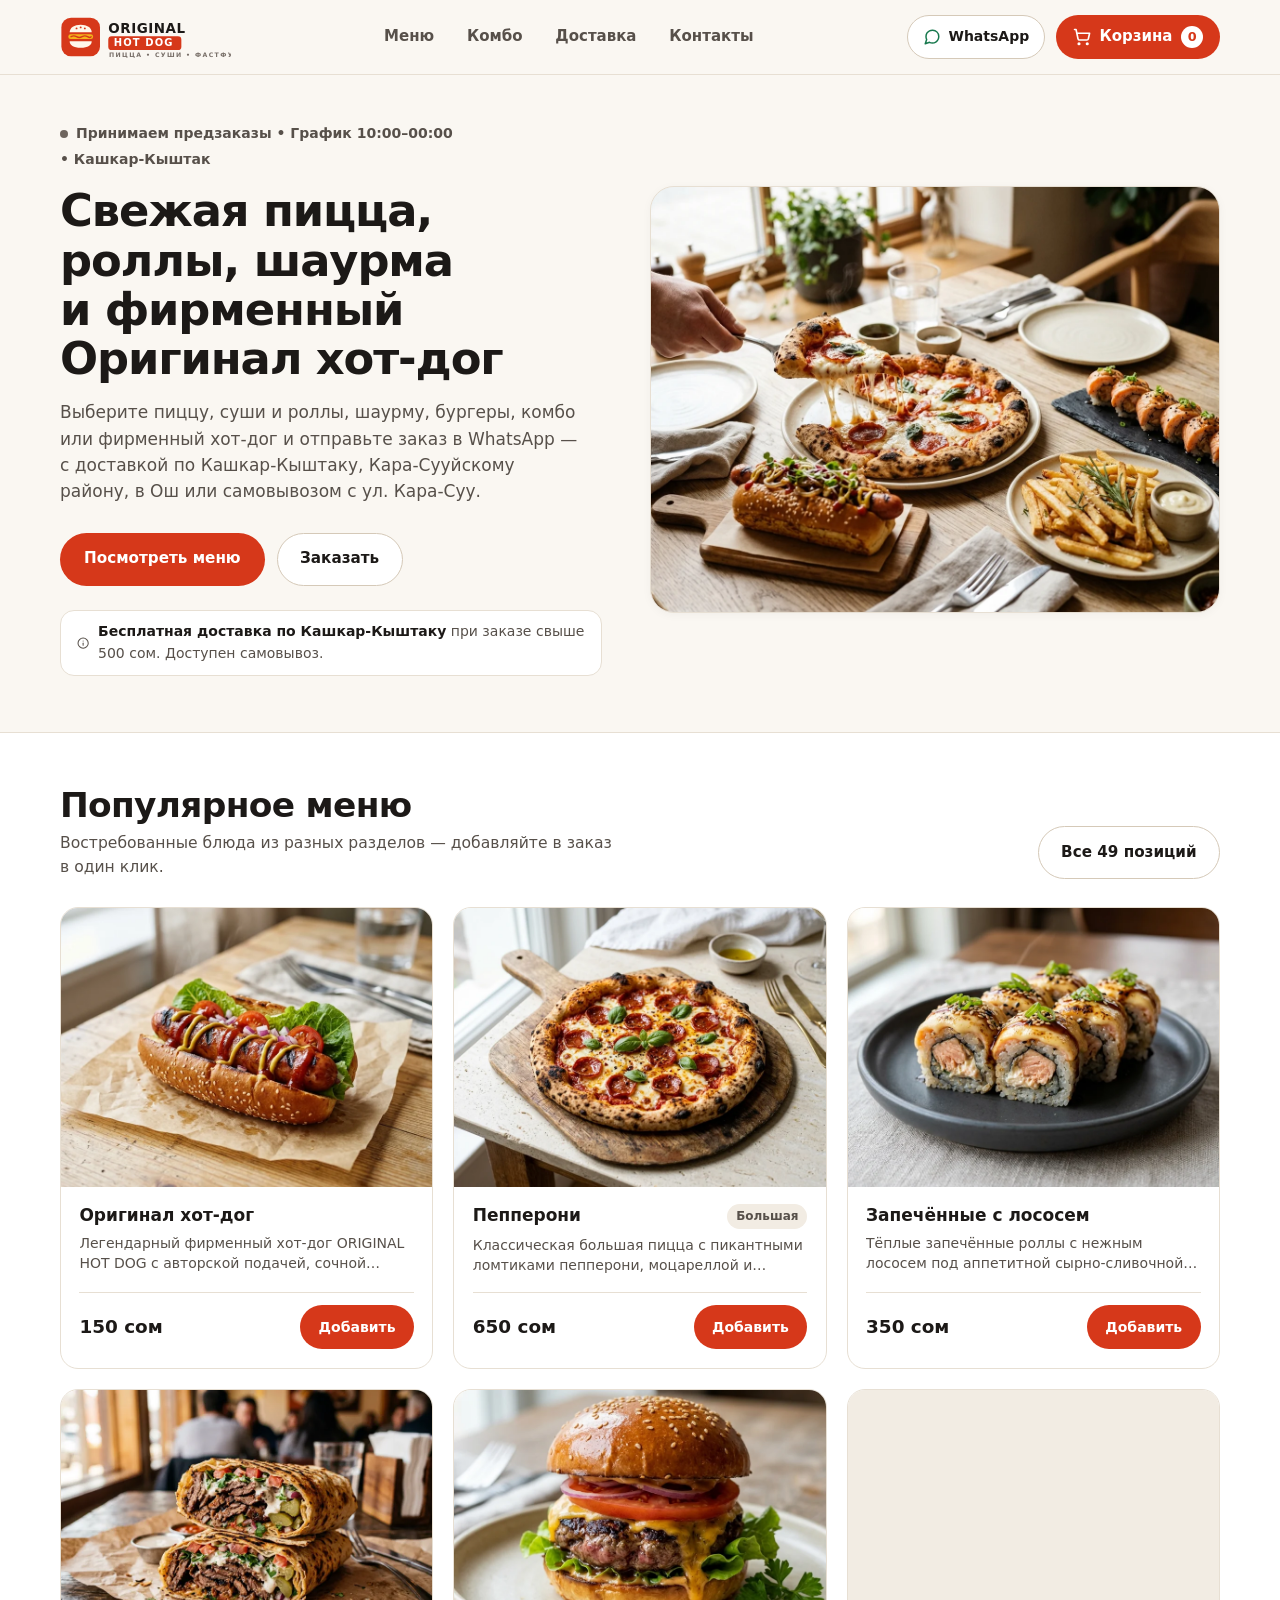
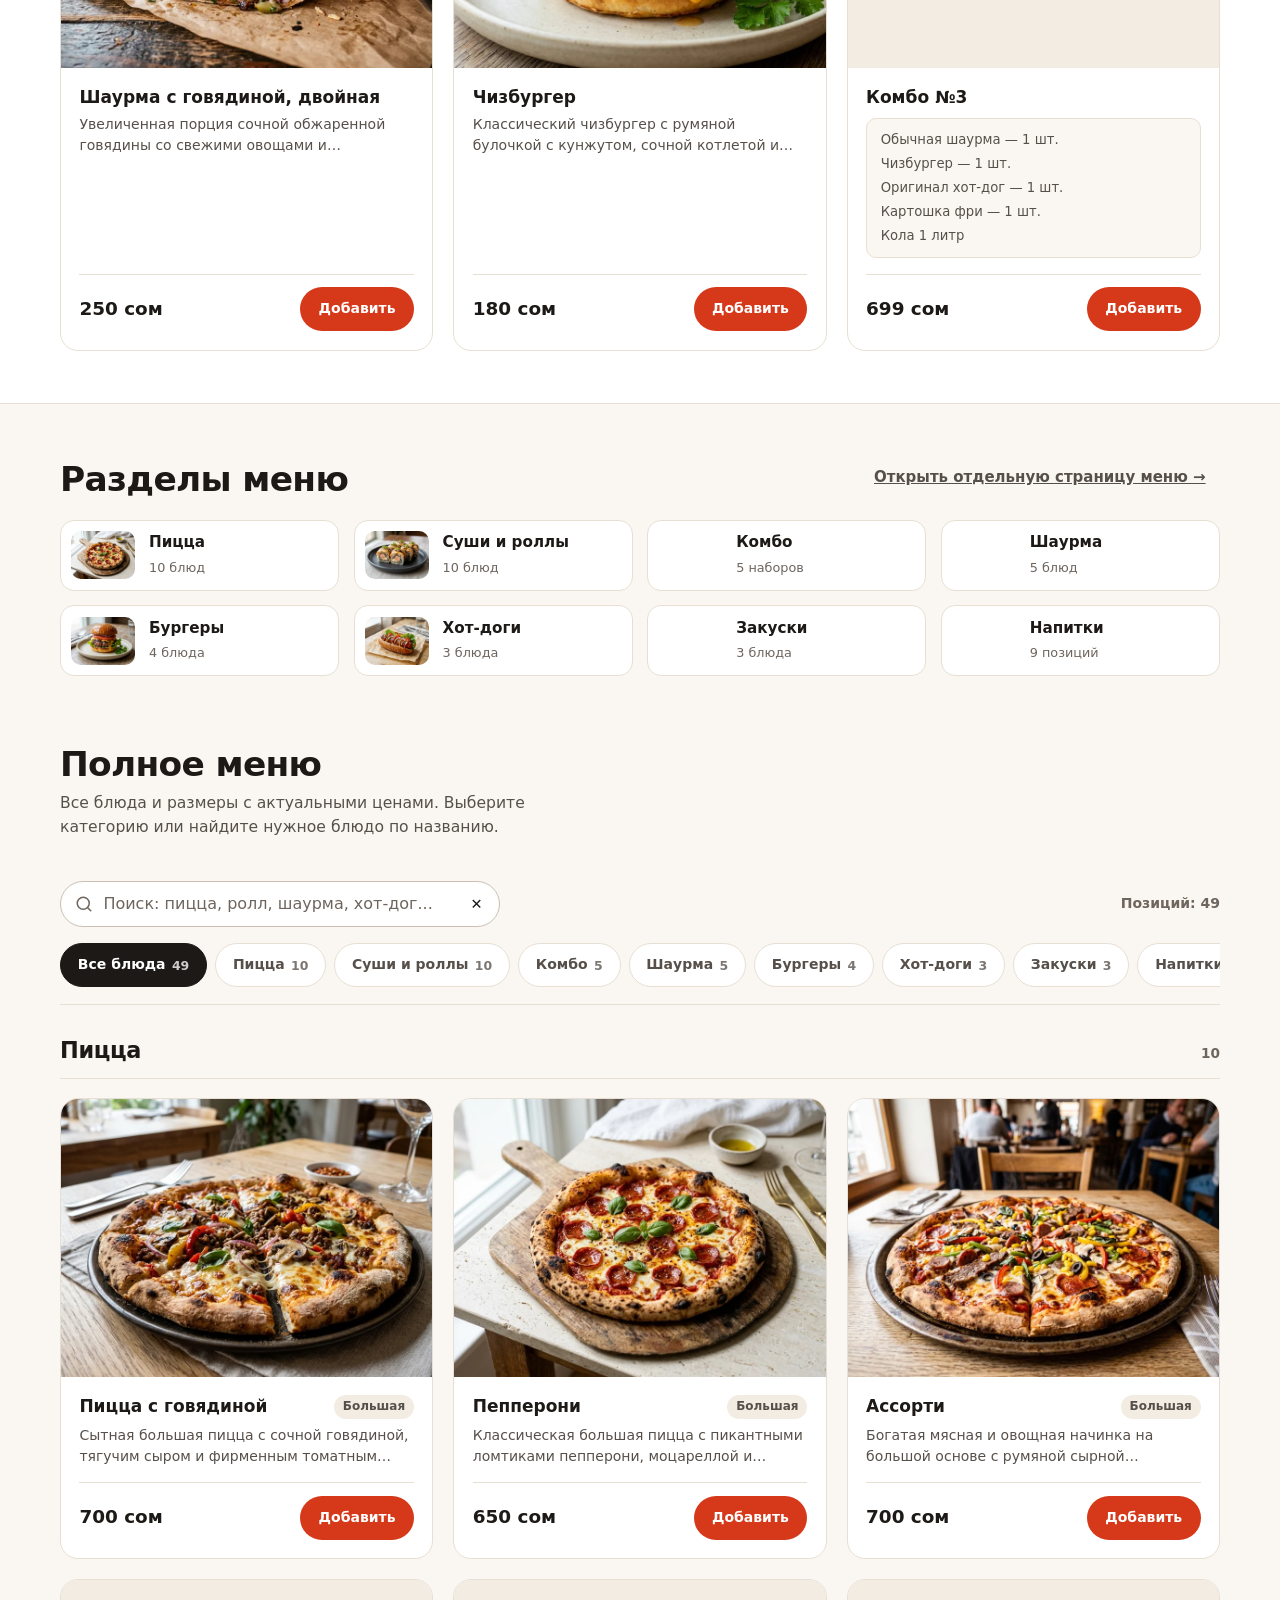
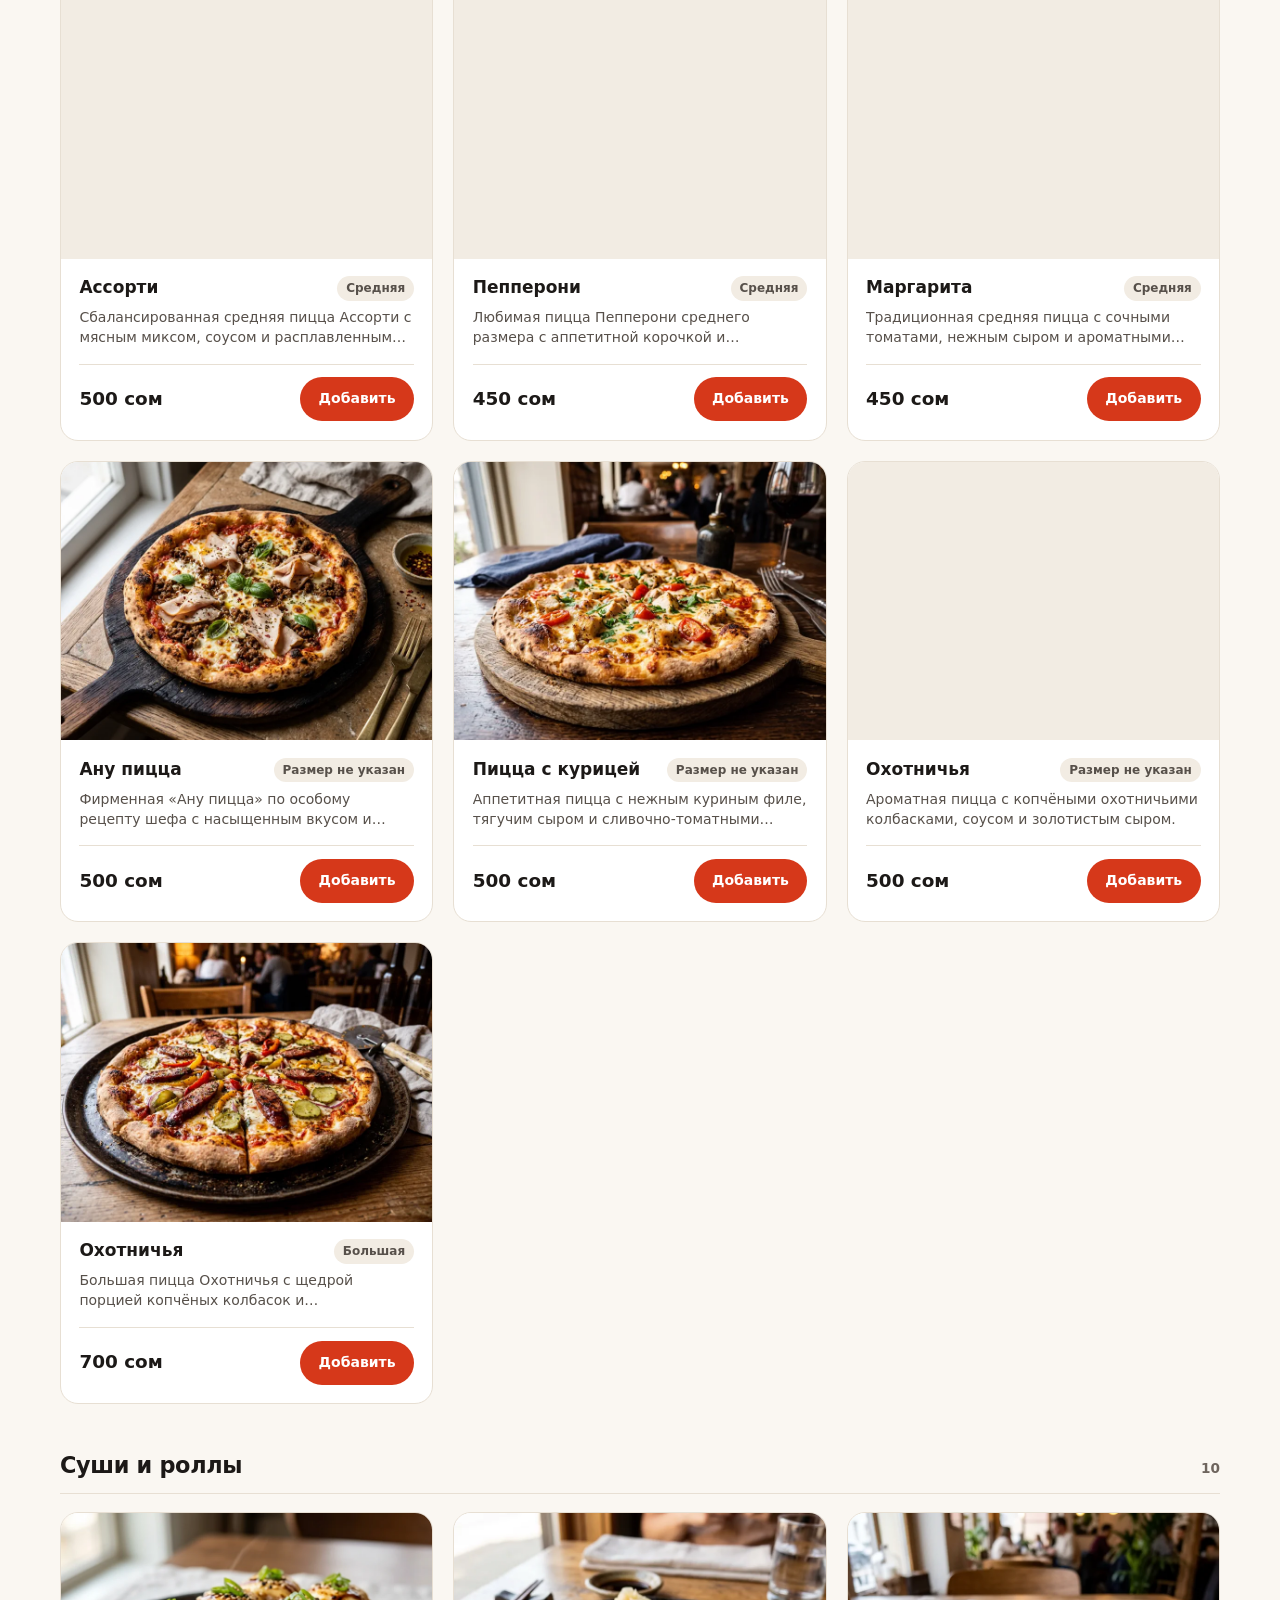
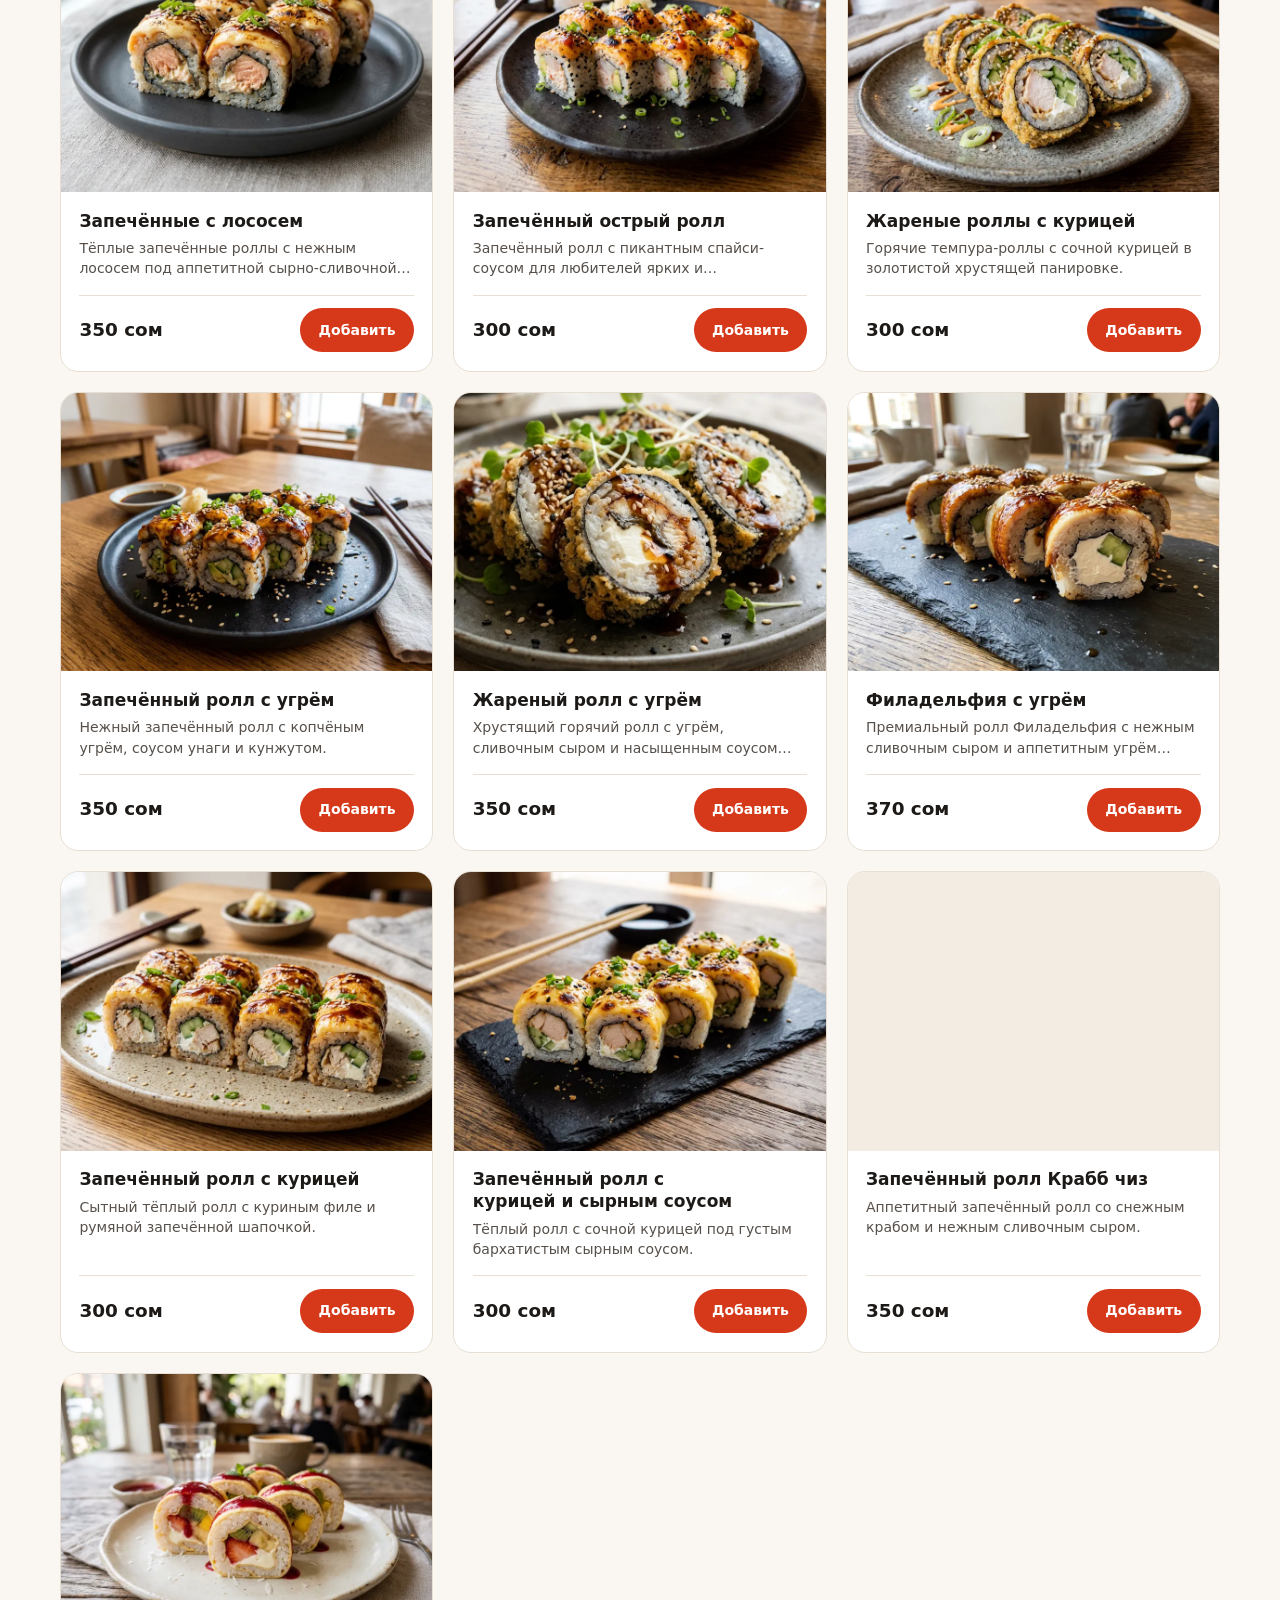
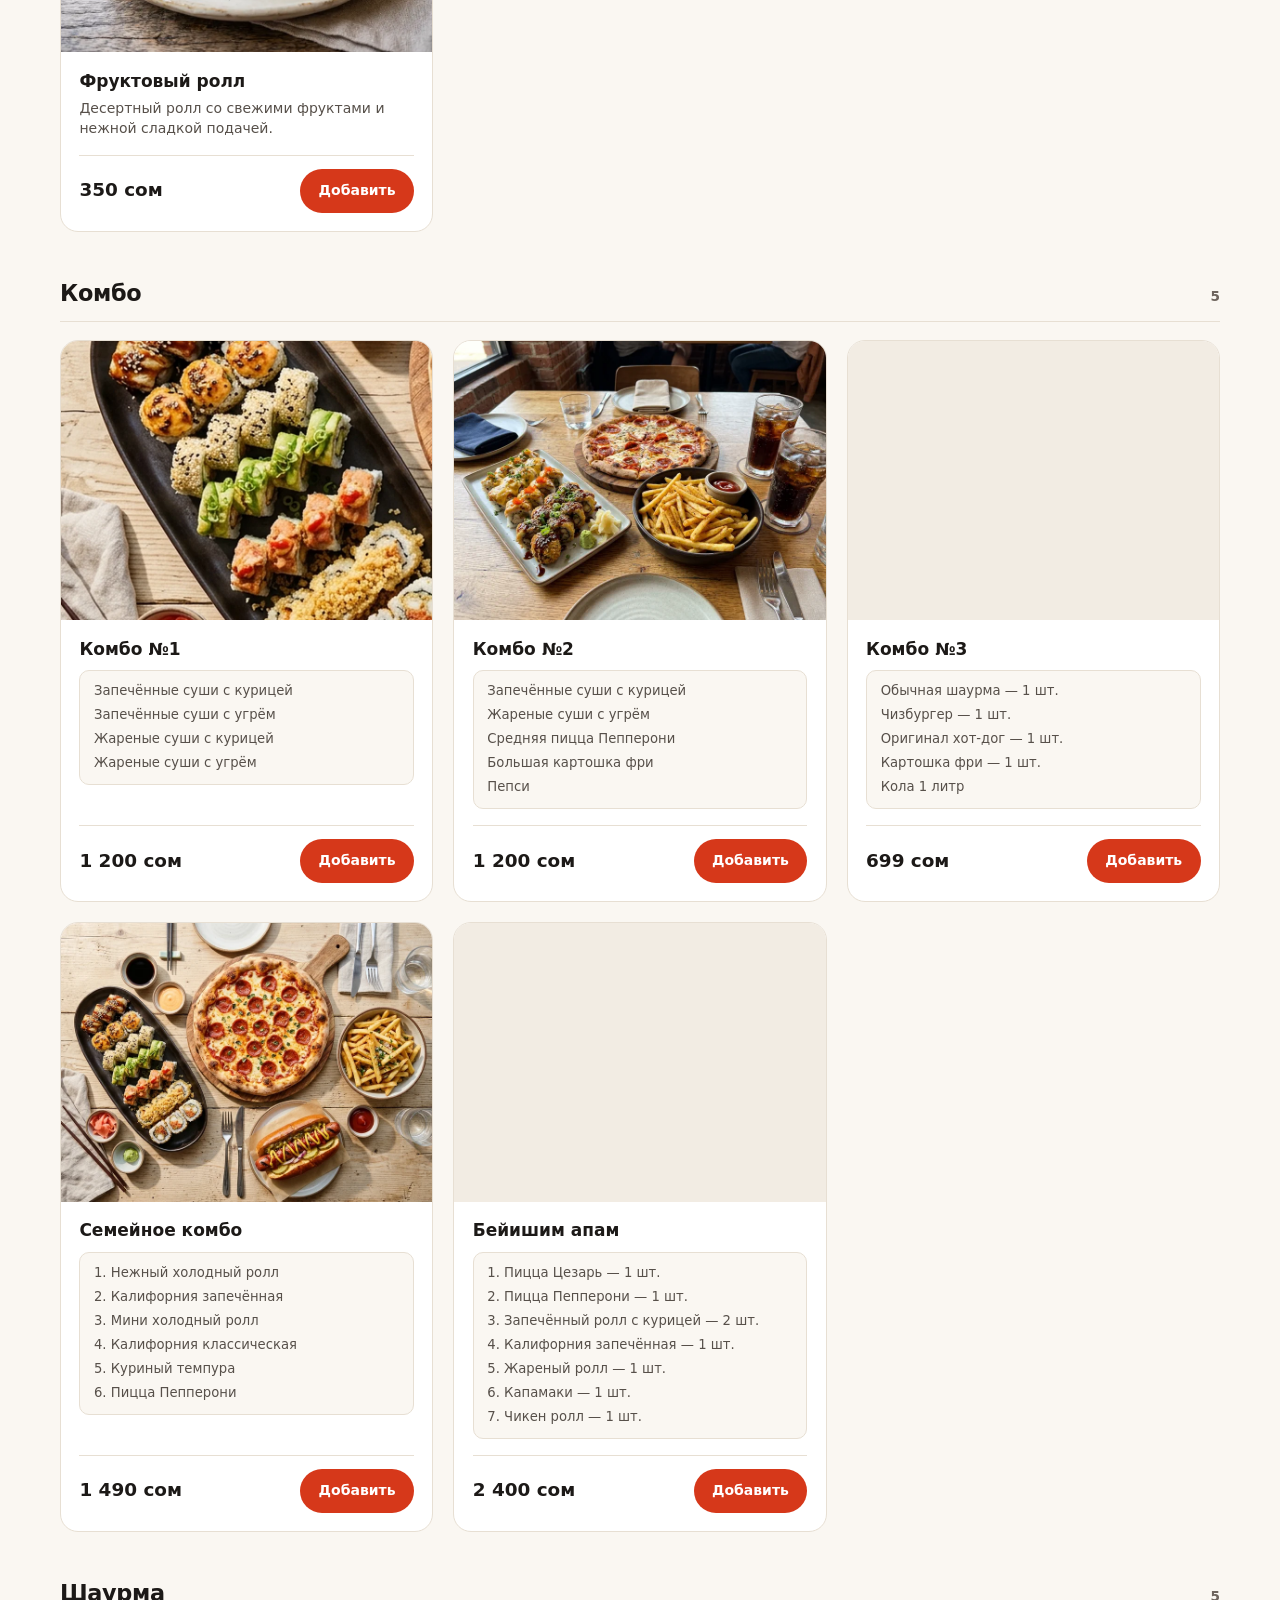
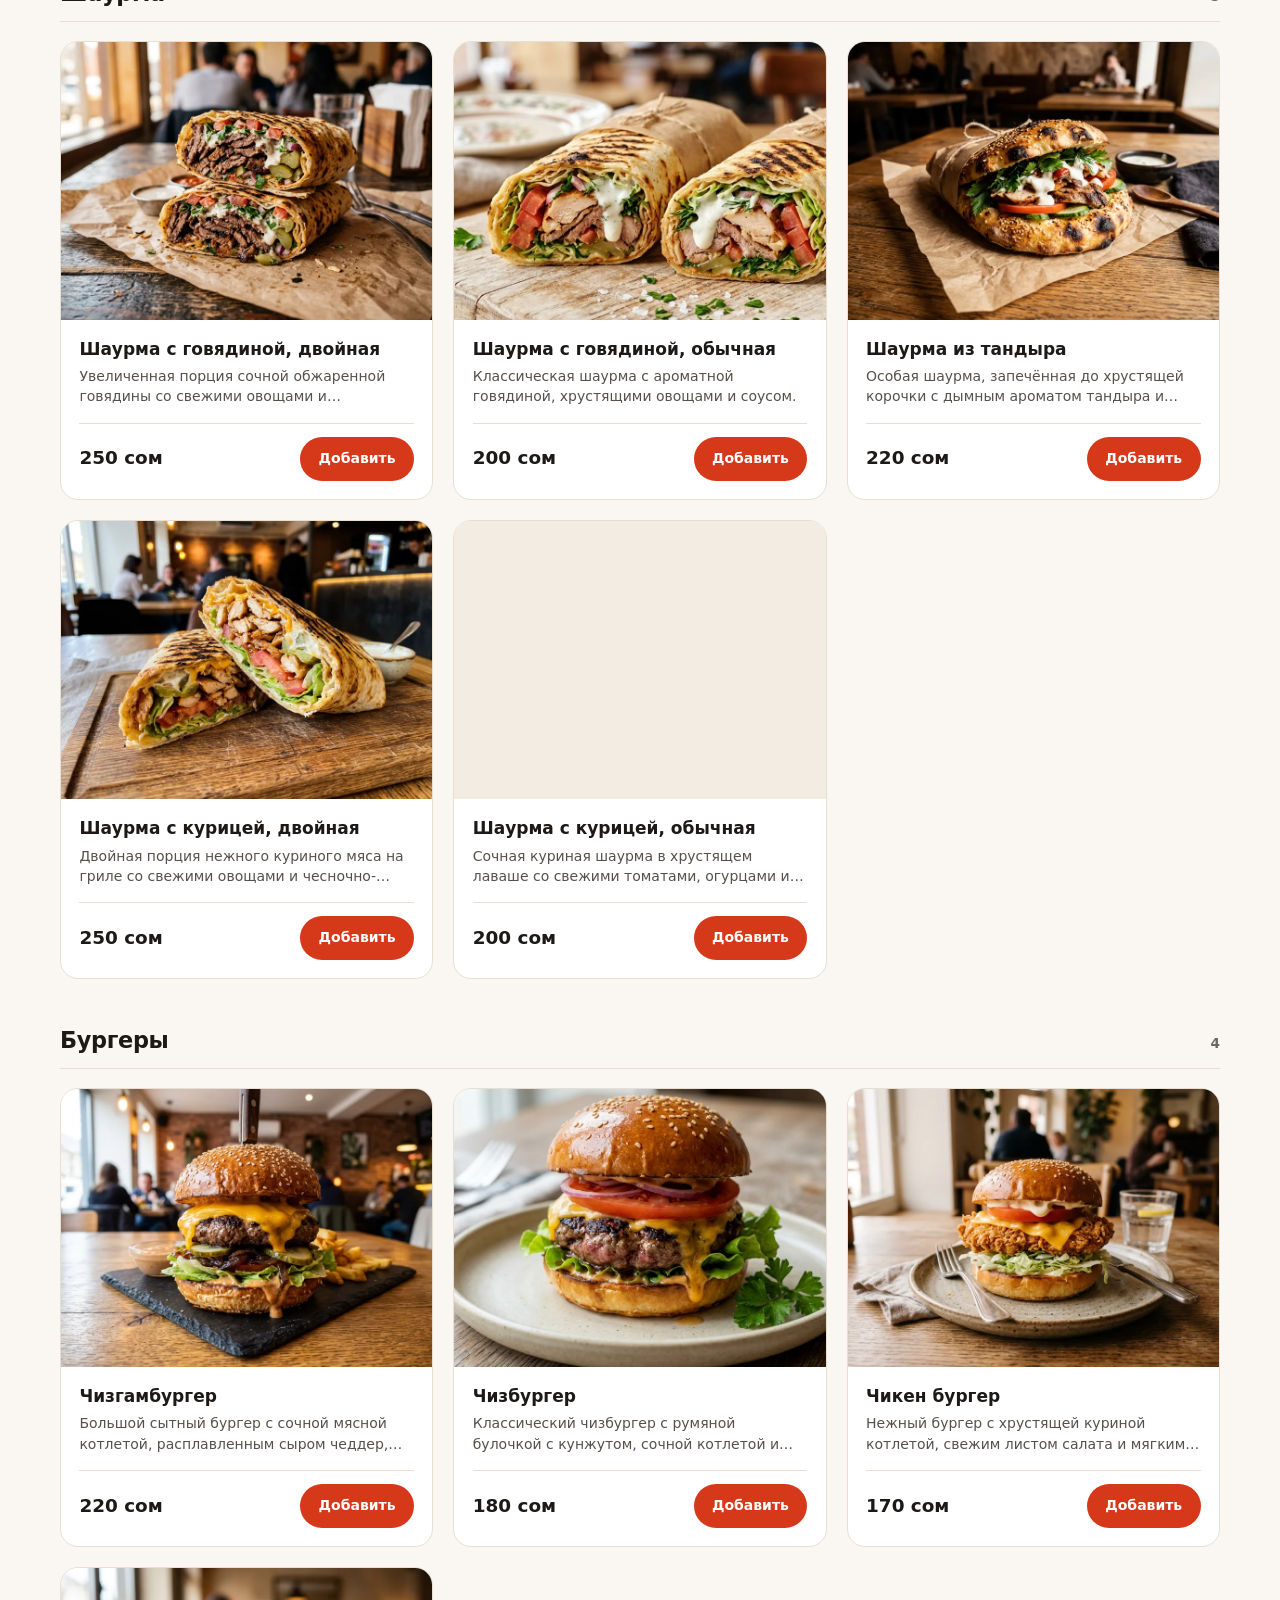
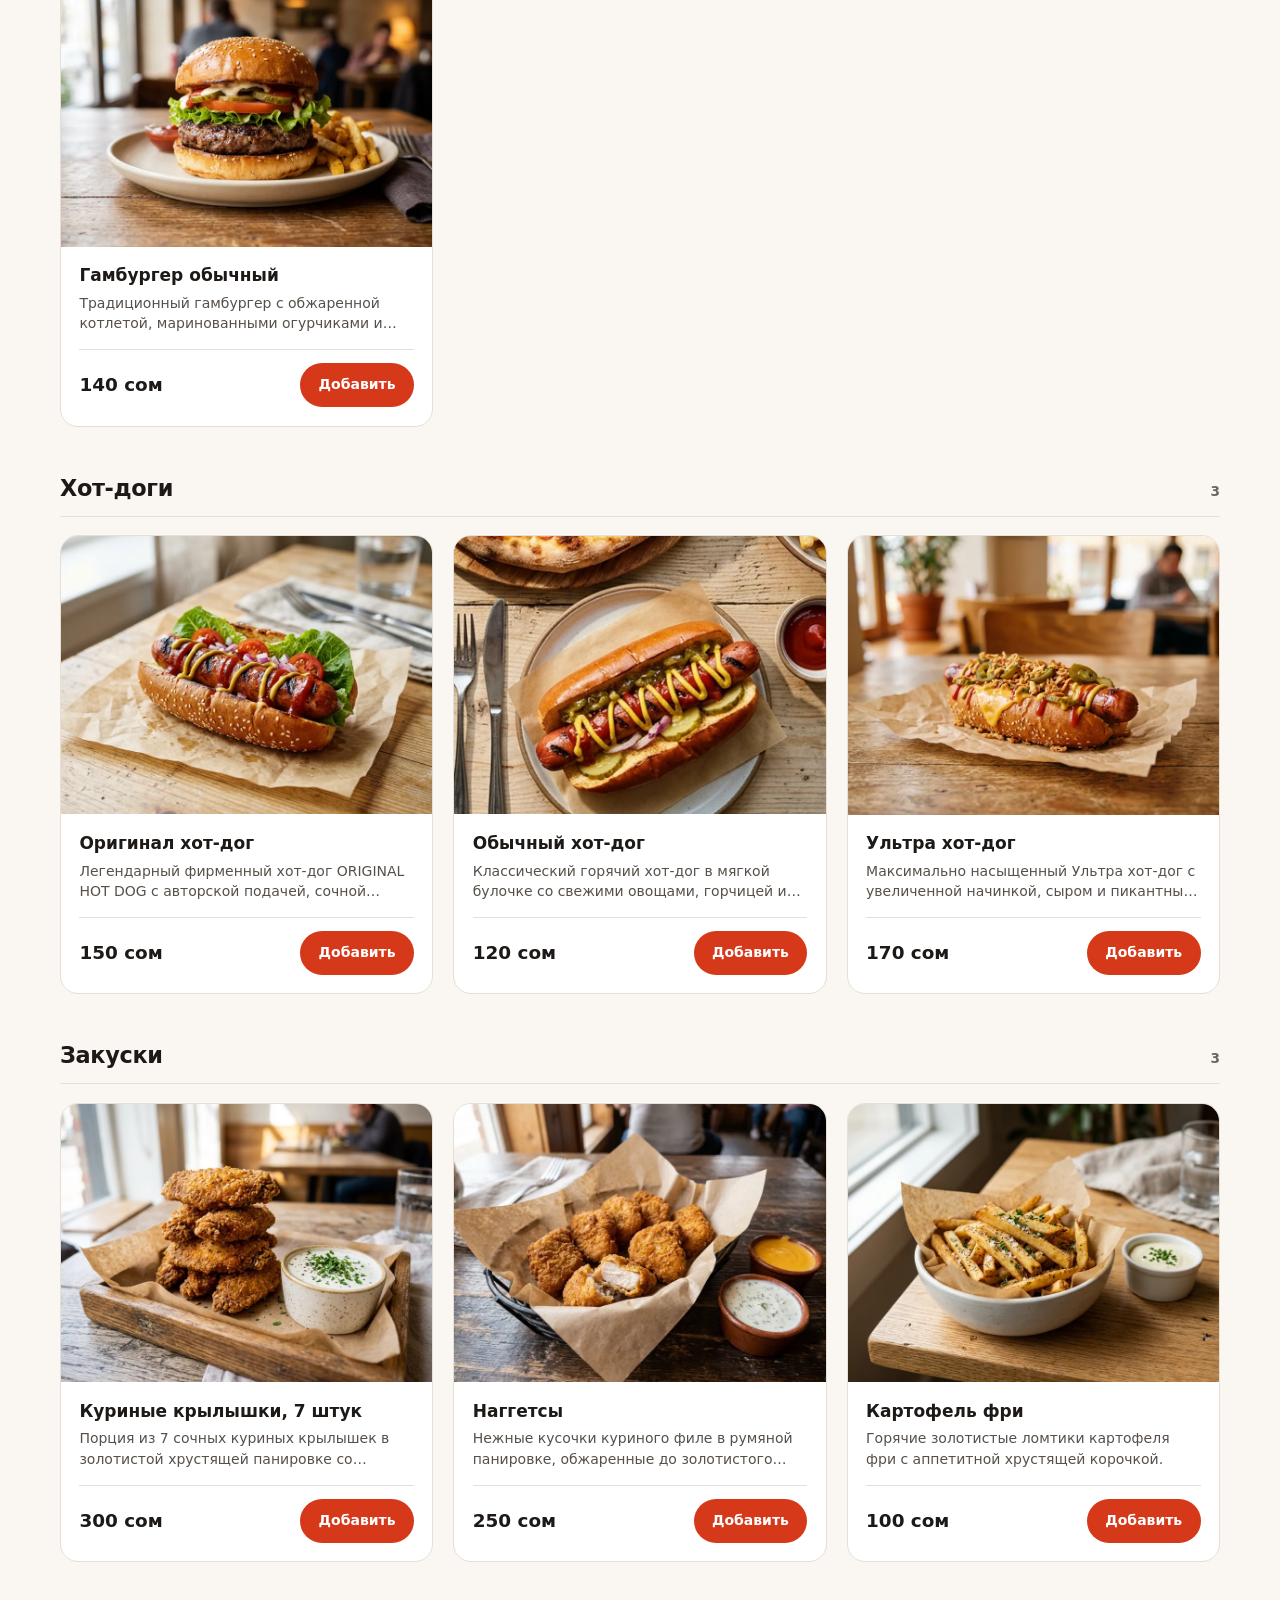
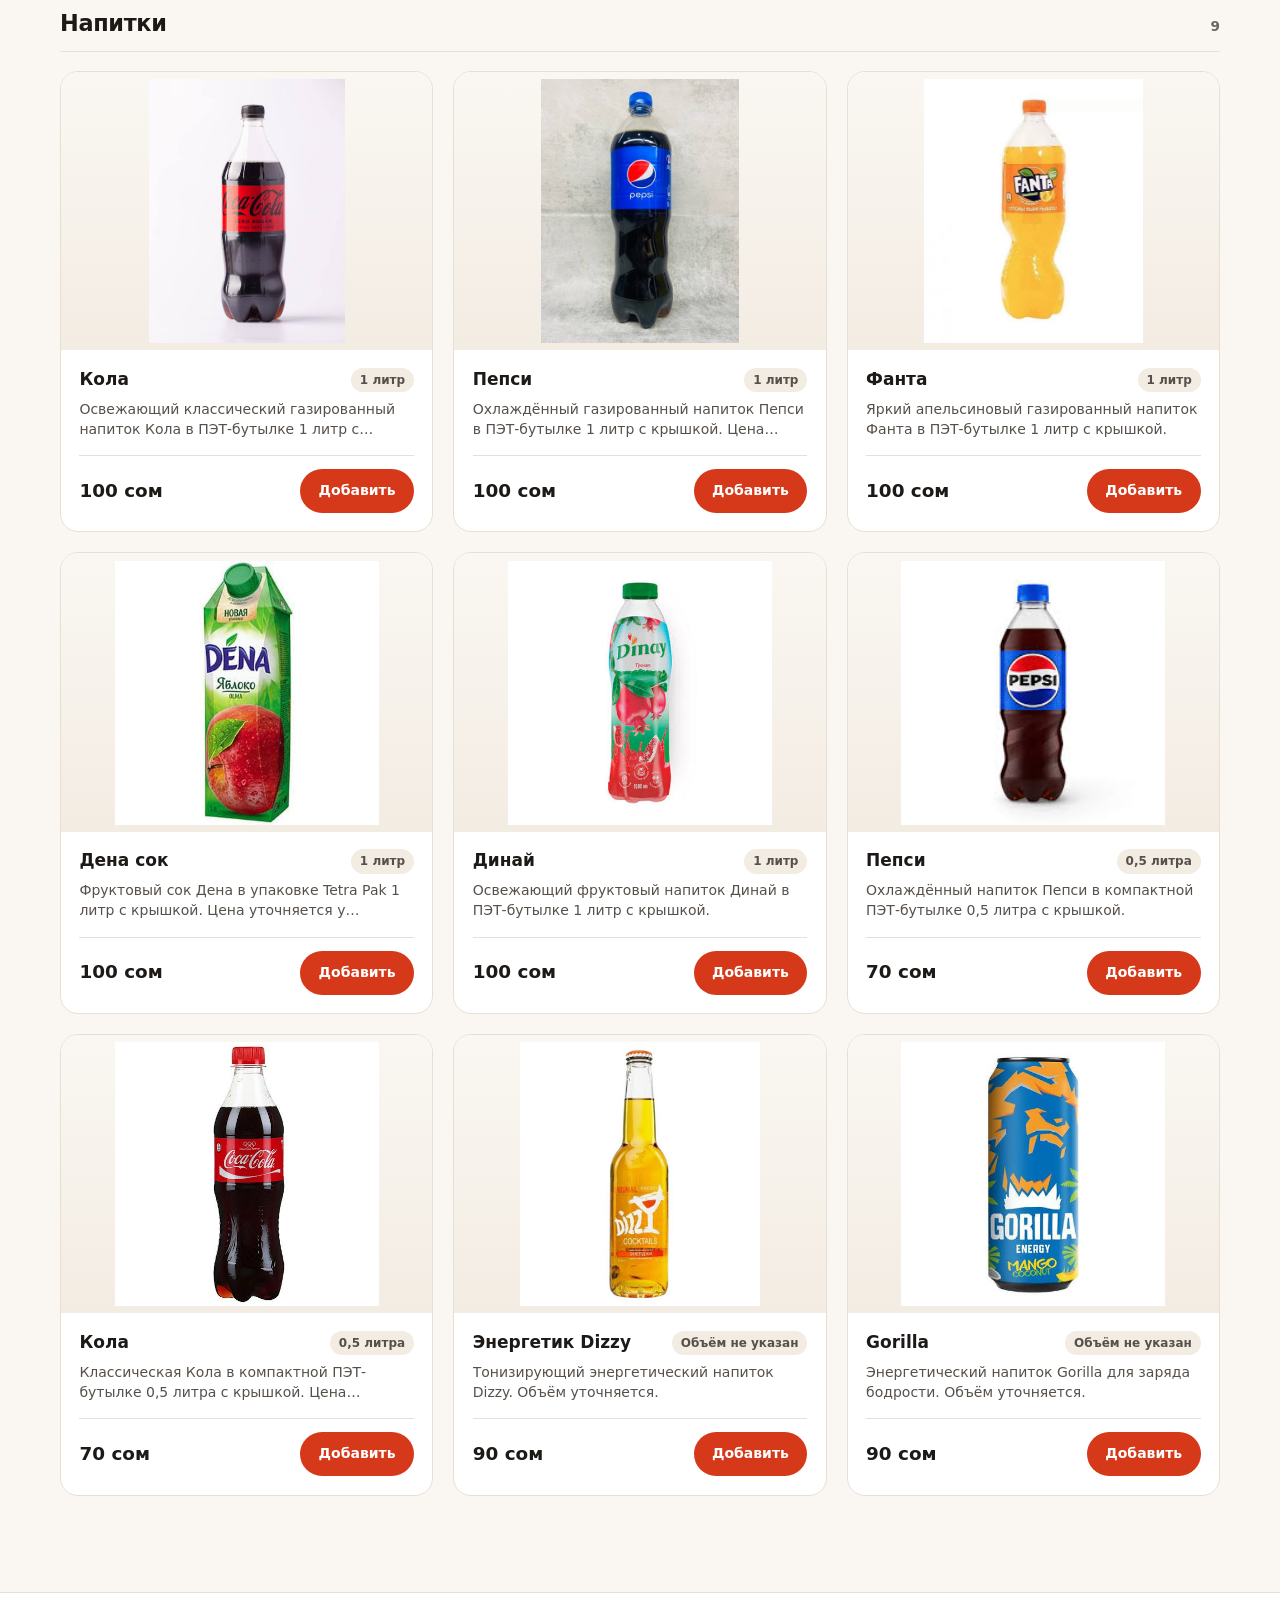
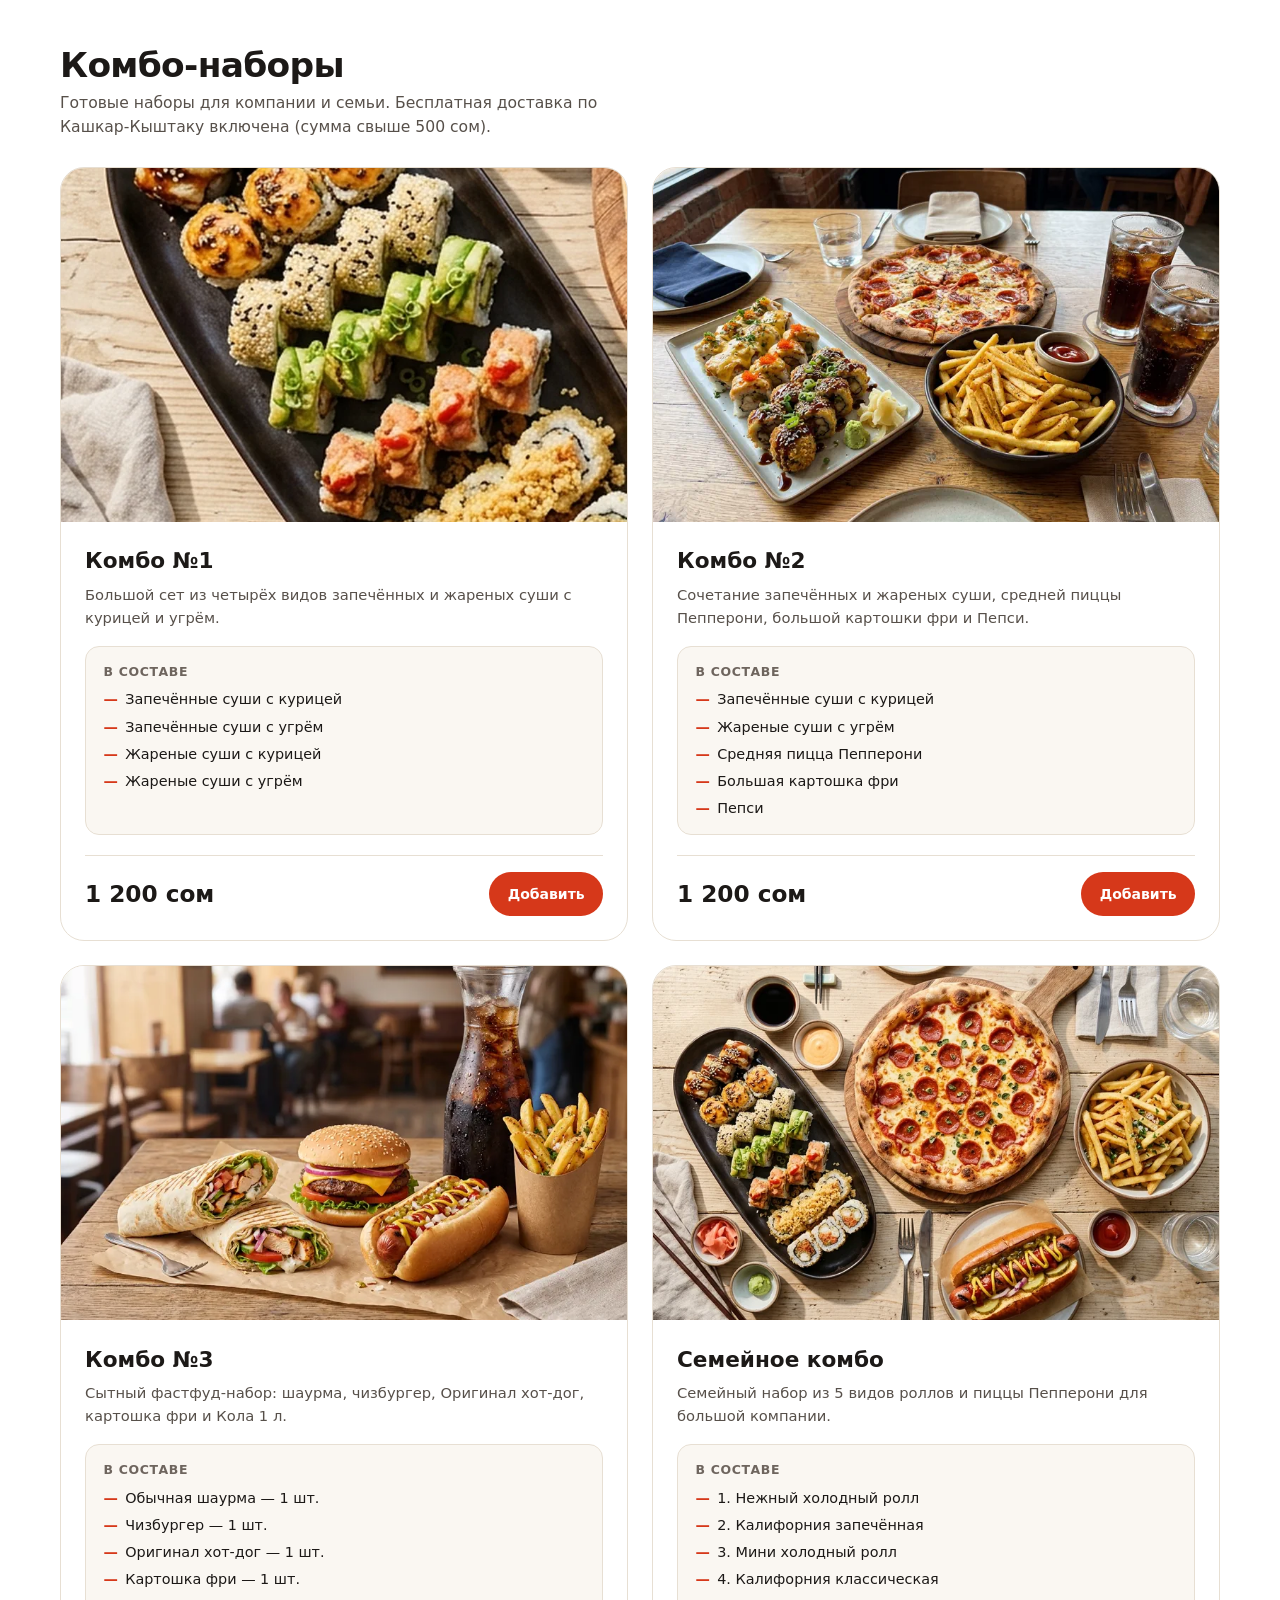
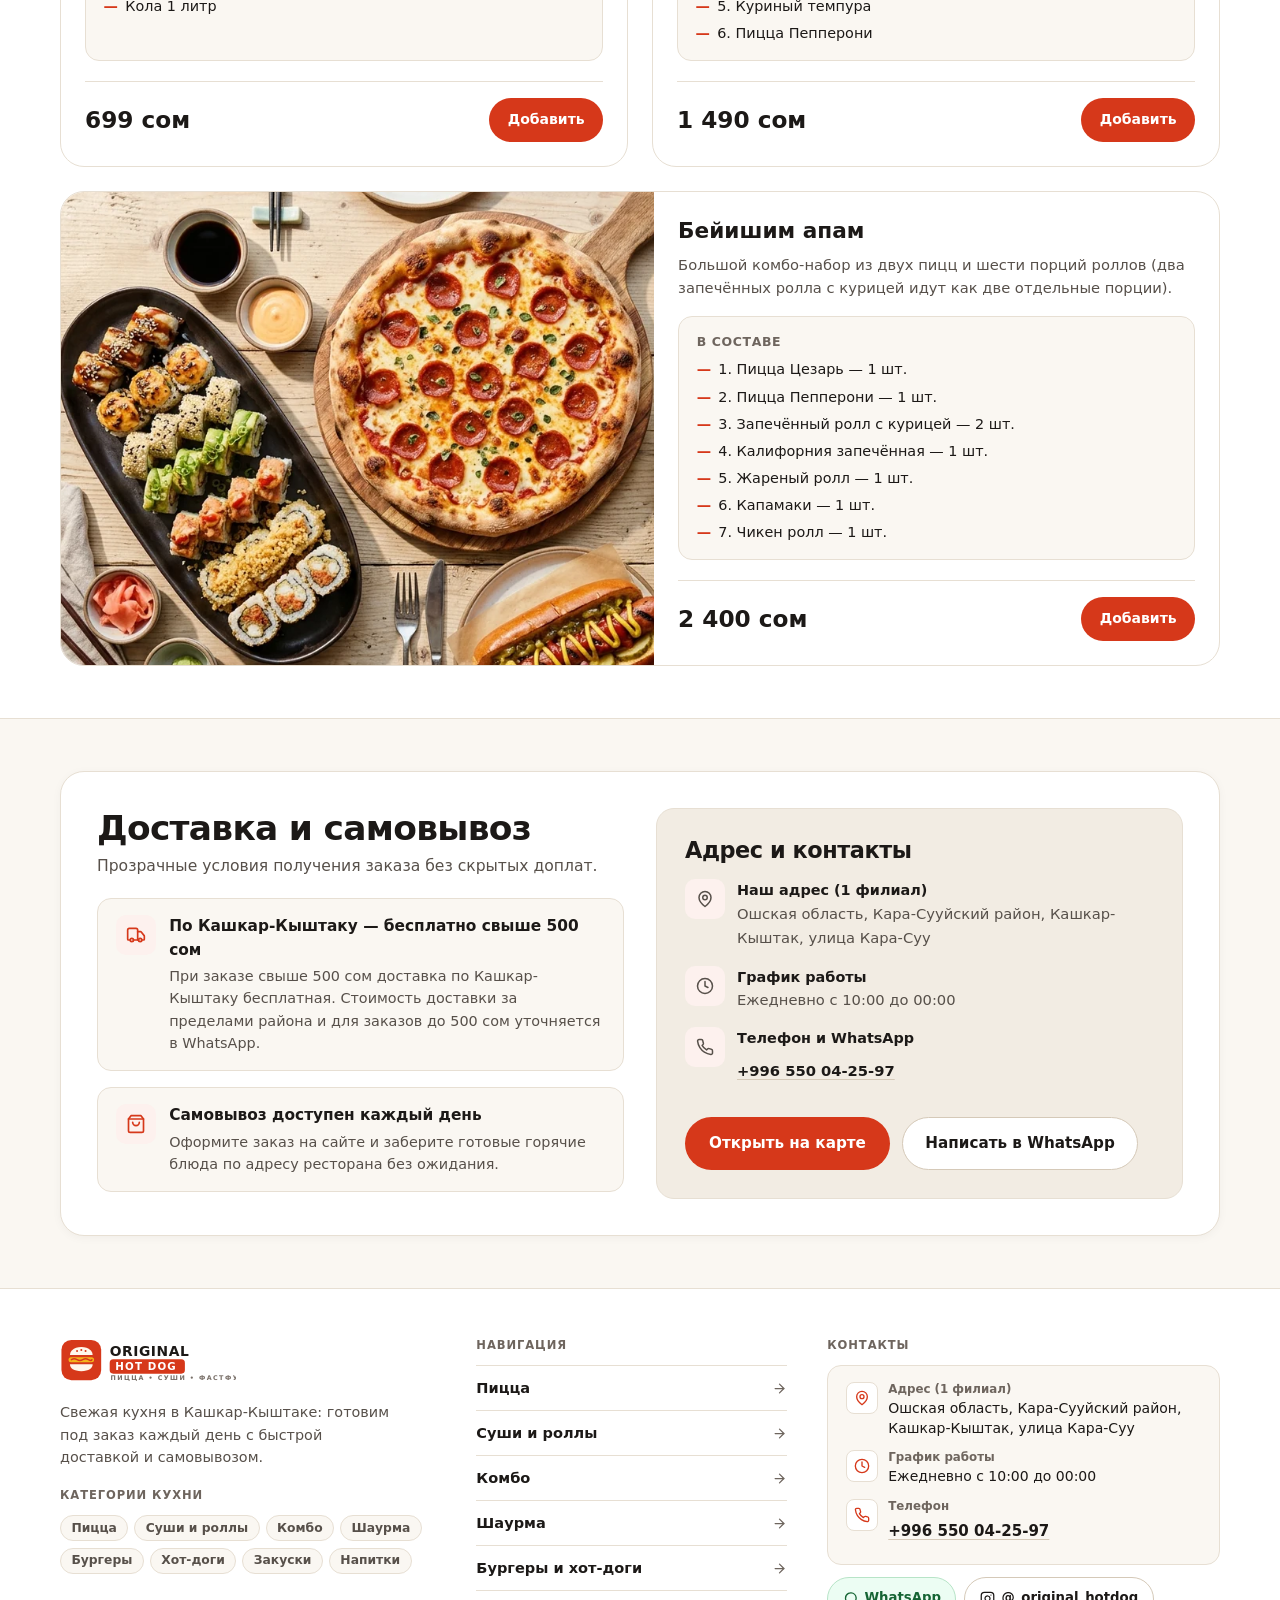
<file: index.html>
<!DOCTYPE html>
<html lang="ru">
<head>
  <meta charset="UTF-8">
  <meta name="viewport" content="width=device-width, initial-scale=1.0, viewport-fit=cover">
  <title>ORIGINAL HOT DOG — Пицца, суши, шаурма и хот-доги | Кашкар-Кыштак</title>
  <meta name="description" content="Заказать пиццу, суши и роллы, шаурму, бургеры, хот-доги и комбо в Кашкар-Кыштаке (Ошская область). Бесплатная доставка по Кашкару свыше 500 сом и самовывоз в WhatsApp.">
  <meta name="robots" content="index, follow, max-image-preview:large">
  <meta name="theme-color" content="#faf7f2">
  <link rel="canonical" href="https://original-hotdog-osh.vercel.app/">

  <!-- Open Graph / WhatsApp / Telegram -->
  <meta property="og:type" content="website">
  <meta property="og:locale" content="ru_RU">
  <meta property="og:site_name" content="ORIGINAL HOT DOG">
  <meta property="og:url" content="https://original-hotdog-osh.vercel.app/">
  <meta property="og:title" content="ORIGINAL HOT DOG — Пицца, суши и фастфуд в Кашкар-Кыштаке">
  <meta property="og:description" content="Меню ресторана ORIGINAL HOT DOG (ул. Кара-Суу): пицца, роллы, комбо включая Бейишим апам, шаурма, бургеры и фирменные хот-доги. Заказ через WhatsApp с 10:00 до 00:00.">
  <meta property="og:image" content="https://original-hotdog-osh.vercel.app/assets/images/banners/hero-banner.webp">
  <meta property="og:image:width" content="1200">
  <meta property="og:image:height" content="900">
  <meta property="og:image:alt" content="Блюда ресторана ORIGINAL HOT DOG: пицца Пепперони, роллы с лососем, картофель фри и фирменный хот-дог">

  <!-- Twitter Card -->
  <meta name="twitter:card" content="summary_large_image">
  <meta name="twitter:title" content="ORIGINAL HOT DOG — Пицца, суши и фастфуд в Кашкар-Кыштаке">
  <meta name="twitter:description" content="Заказывайте пиццу, суши, шаурму, бургеры, хот-доги и комбо в Кашкар-Кыштаке (Ошская область) через WhatsApp. Ежедневно 10:00–00:00.">
  <meta name="twitter:image" content="https://original-hotdog-osh.vercel.app/assets/images/banners/hero-banner.webp">
  <meta name="twitter:image:alt" content="Блюда ресторана ORIGINAL HOT DOG">

  <link rel="preload" as="image" href="assets/images/banners/hero-banner.webp" fetchpriority="high" type="image/webp">
  <link rel="icon" type="image/svg+xml" href="assets/icons/favicon.svg">
  <link rel="stylesheet" href="css/style.css">
  <link rel="stylesheet" href="css/components.css">
  <link rel="stylesheet" href="css/animations.css">
  <link rel="stylesheet" href="css/responsive.css">

  <script type="application/ld+json">
    {
      "@context": "https://schema.org",
      "@graph": [
        {
          "@type": "WebSite",
          "@id": "https://original-hotdog-osh.vercel.app/#website",
          "url": "https://original-hotdog-osh.vercel.app/",
          "name": "ORIGINAL HOT DOG",
          "inLanguage": "ru"
        },
        {
          "@type": ["Restaurant", "FoodEstablishment"],
          "@id": "https://original-hotdog-osh.vercel.app/#restaurant",
          "name": "ORIGINAL HOT DOG",
          "url": "https://original-hotdog-osh.vercel.app/",
          "image": "https://original-hotdog-osh.vercel.app/assets/images/banners/hero-banner.webp",
          "logo": "https://original-hotdog-osh.vercel.app/assets/icons/logo.svg",
          "telephone": "+996550042597",
          "address": {
            "@type": "PostalAddress",
            "streetAddress": "улица Кара-Суу",
            "addressLocality": "Кашкар-Кыштак",
            "addressRegion": "Ошская область, Кара-Сууйский район",
            "addressCountry": "KG"
          },
          "areaServed": [
            { "@type": "Place", "name": "Кашкар-Кыштак" },
            { "@type": "Place", "name": "Кара-Сууйский район" },
            { "@type": "City", "name": "Ош" }
          ],
          "openingHoursSpecification": [
            {
              "@type": "OpeningHoursSpecification",
              "dayOfWeek": [
                "Monday",
                "Tuesday",
                "Wednesday",
                "Thursday",
                "Friday",
                "Saturday",
                "Sunday"
              ],
              "opens": "10:00",
              "closes": "00:00"
            }
          ],
          "servesCuisine": [
            "Пицца",
            "Суши и роллы",
            "Фастфуд",
            "Шаурма",
            "Бургеры",
            "Хот-доги"
          ],
          "hasMenu": "https://original-hotdog-osh.vercel.app/menu.html",
          "hasMap": "https://yandex.com/maps/-/CXSVe4yU",
          "sameAs": [
            "https://www.instagram.com/_original_hotdog/"
          ]
        },
        {
          "@type": "WebPage",
          "url": "https://original-hotdog-osh.vercel.app/",
          "name": "ORIGINAL HOT DOG — Пицца, суши, шаурма и хот-доги | Кашкар-Кыштак",
          "description": "Заказать пиццу, суши и роллы, шаурму, бургеры, хот-доги и комбо в Кашкар-Кыштаке (Ошская область). Бесплатная доставка по Кашкару свыше 500 сом и самовывоз в WhatsApp.",
          "inLanguage": "ru",
          "isPartOf": {
            "@id": "https://original-hotdog-osh.vercel.app/#website"
          },
          "about": {
            "@id": "https://original-hotdog-osh.vercel.app/#restaurant"
          }
        }
      ]
    }
  </script>
</head>
<body>
  <a href="#main-content" class="skip-link visually-hidden">Перейти к меню</a>
  <!-- Шапка сайта -->
  <header class="site-header">
    <div class="container header-inner">
      <a href="index.html" class="brand-logo-link" aria-label="ORIGINAL HOT DOG — на главную">
        <img src="assets/icons/logo.svg" alt="ORIGINAL HOT DOG" width="180" height="46" class="brand-logo-img">
      </a>

      <nav class="main-nav" aria-label="Основная навигация">
        <a href="menu.html" class="nav-link">Меню</a>
        <a href="#combos-section" class="nav-link">Комбо</a>
        <a href="#delivery-section" class="nav-link">Доставка</a>
        <a href="#contacts-section" class="nav-link">Контакты</a>
      </nav>

      <div class="header-actions">
        <a
          href="https://wa.me/996550042597"
          target="_blank"
          rel="noopener noreferrer"
          class="header-whatsapp-btn"
          aria-label="Написать в WhatsApp +996 550 04-25-97"
        >
          <svg class="header-whatsapp-icon" width="18" height="18" viewBox="0 0 24 24" fill="none" stroke="currentColor" stroke-width="2" stroke-linecap="round" stroke-linejoin="round" aria-hidden="true"><path d="M21 11.5a8.38 8.38 0 0 1-.9 3.8 8.5 8.5 0 0 1-7.6 4.7 8.38 8.38 0 0 1-3.8-.9L3 21l1.9-5.7a8.38 8.38 0 0 1-.9-3.8 8.5 8.5 0 0 1 4.7-7.6 8.38 8.38 0 0 1 3.8-.9h.5a8.48 8.48 0 0 1 8 8v.5z"/></svg>
          <span>WhatsApp</span>
        </a>

        <button type="button" class="header-cart-btn" data-open-cart aria-label="Открыть корзину заказа">
          <svg width="18" height="18" viewBox="0 0 24 24" fill="none" stroke="currentColor" stroke-width="2.2" stroke-linecap="round" stroke-linejoin="round" aria-hidden="true"><circle cx="8" cy="21" r="1"/><circle cx="19" cy="21" r="1"/><path d="M2.05 2.05h2l2.66 12.42a2 2 0 0 0 2 1.58h9.78a2 2 0 0 0 1.95-1.57l1.65-7.43H5.12"/></svg>
          <span class="header-cart-label">Корзина</span>
          <span class="cart-badge-pill" data-cart-count>0</span>
        </button>

        <button
          type="button"
          id="mobile-menu-toggle"
          class="mobile-menu-btn"
          aria-expanded="false"
          aria-controls="mobile-nav-drawer"
          aria-label="Открыть меню навигации"
        >
          <svg width="20" height="20" viewBox="0 0 24 24" fill="none" stroke="currentColor" stroke-width="2.2" stroke-linecap="round" stroke-linejoin="round" aria-hidden="true"><line x1="3" y1="6" x2="21" y2="6"/><line x1="3" y1="12" x2="21" y2="12"/><line x1="3" y1="18" x2="21" y2="18"/></svg>
        </button>
      </div>
    </div>

    <div id="mobile-nav-drawer" class="mobile-nav-drawer" hidden>
      <ul class="mobile-nav-list">
        <li><a href="#catalog-section">Каталог меню <span>→</span></a></li>
        <li><a href="menu.html">Отдельная страница меню <span>→</span></a></li>
        <li><a href="#combos-section">Комбо-наборы <span>→</span></a></li>
        <li><a href="#delivery-section">Доставка и самовывоз <span>→</span></a></li>
        <li><a href="#contacts-section">Адрес и карта <span>→</span></a></li>
        <li><a href="https://wa.me/996550042597" target="_blank" rel="noopener noreferrer">Написать в WhatsApp <span>↗</span></a></li>
        <li><a href="tel:+996550042597">Позвонить: +996 550 04-25-97 <span>☎</span></a></li>
      </ul>
    </div>
  </header>

  <main id="main-content" tabindex="-1">
    <!-- ПЕРВЫЙ ЭКРАН (HERO) -->
    <section class="hero-section" aria-labelledby="hero-heading">
      <div class="container hero-grid">
        <div>
          <div class="hero-meta-line">
            <span class="status-dot" aria-hidden="true"></span>
            <span data-working-status>Ежедневно с 10:00 до 00:00</span>
            <span>• Кашкар-Кыштак</span>
          </div>

          <h1 id="hero-heading" class="hero-title">
            Свежая пицца, роллы, шаурма и фирменный Оригинал хот-дог
          </h1>

          <p class="hero-subtitle">
            Выберите пиццу, суши и роллы, шаурму, бургеры, комбо или фирменный хот-дог и отправьте заказ в WhatsApp — с доставкой по Кашкар-Кыштаку, Кара-Сууйскому району, в Ош или самовывозом с ул. Кара-Суу.
          </p>

          <div class="hero-cta-group">
            <a href="#catalog-section" class="btn-primary">Посмотреть меню</a>
            <button type="button" class="btn-secondary" data-hero-order>Заказать</button>
          </div>

          <div class="hero-delivery-note">
            <svg width="18" height="18" viewBox="0 0 24 24" fill="none" stroke="currentColor" stroke-width="2" stroke-linecap="round" stroke-linejoin="round" aria-hidden="true"><circle cx="12" cy="12" r="10"/><path d="M12 16v-4"/><path d="M12 8h.01"/></svg>
            <span><strong>Бесплатная доставка по Кашкар-Кыштаку</strong> при заказе свыше 500 сом. Доступен самовывоз.</span>
          </div>
        </div>

        <div class="hero-visual-frame">
          <img
            src="assets/images/banners/hero-banner.webp"
            alt="Блюда ресторана ORIGINAL HOT DOG: пицца Пепперони, роллы с лососем, картофель фри и фирменный хот-дог"
            width="1200"
            height="900"
            fetchpriority="high"
            class="hero-banner-img"
          >
        </div>
      </div>
    </section>

    <!-- ПОПУЛЯРНОЕ МЕНЮ -->
    <section id="popular-section" class="section-block is-surface-band" aria-labelledby="popular-title">
      <div class="container">
        <div class="section-header">
          <div>
            <h2 id="popular-title" class="section-title">Популярное меню</h2>
            <p class="section-desc">Востребованные блюда из разных разделов — добавляйте в заказ в один клик.</p>
          </div>
          <a href="#catalog-section" class="btn-secondary" data-catalog-total-btn>Все 49 позиций</a>
        </div>

        <div id="popular-menu-grid" class="menu-cards-grid"></div>
      </div>
    </section>

    <!-- БЫСТРЫЙ ПЕРЕХОД ПО КАТЕГОРИЯМ -->
    <section id="categories-section" class="section-block section-block-compact-bottom" aria-labelledby="categories-title">
      <div class="container">
        <div class="section-header section-header-compact">
          <div>
            <h2 id="categories-title" class="section-title">Разделы меню</h2>
          </div>
          <a href="menu.html" class="nav-link nav-link-underlined">Открыть отдельную страницу меню →</a>
        </div>

        <div id="home-categories-grid" class="category-quick-grid"></div>
      </div>
    </section>

    <!-- КАТАЛОГ МЕНЮ С ФИЛЬТРАЦИЕЙ И ПОИСКОМ -->
    <section id="catalog-section" class="section-block" aria-labelledby="catalog-title">
      <div class="container">
        <div class="section-header">
          <div>
            <h2 id="catalog-title" class="section-title">Полное меню</h2>
            <p class="section-desc">Все блюда и размеры с актуальными ценами. Выберите категорию или найдите нужное блюдо по названию.</p>
          </div>
        </div>

        <div class="catalog-controls-bar">
          <search class="catalog-search-row">
            <div class="search-input-wrap">
              <label for="menu-search-input" class="visually-hidden">Поиск блюда по названию</label>
              <svg class="search-icon" width="18" height="18" viewBox="0 0 24 24" fill="none" stroke="currentColor" stroke-width="2" stroke-linecap="round" stroke-linejoin="round" aria-hidden="true"><circle cx="11" cy="11" r="8"/><line x1="21" y1="21" x2="16.65" y2="16.65"/></svg>
              <input
                type="search"
                id="menu-search-input"
                name="q"
                class="search-input"
                placeholder="Поиск: пицца, ролл, шаурма, хот-дог..."
                autocomplete="off"
                autocorrect="off"
                autocapitalize="off"
                spellcheck="false"
                enterkeyhint="search"
              >
              <button
                type="button"
                id="menu-search-clear"
                class="search-clear-btn"
                aria-label="Очистить поиск"
                hidden
              >✕</button>
            </div>
            <div id="catalog-results-count" class="catalog-results-count" aria-live="polite"></div>
          </search>

          <div
            id="category-filter-tabs"
            class="filter-tabs-scroll"
            role="tablist"
            aria-label="Категории меню"
          ></div>
        </div>

        <div id="menu-catalog-container">
          <noscript>
            <p>Для интерактивной корзины включите JavaScript. Все категории меню доступны по прямым ссылкам: Пицца, Суши и роллы, Комбо-наборы (включая «Бейишим апам» 2400 сом), Шаурма, Бургеры, Хот-доги, Закуски и Напитки. Заказать можно напрямую по телефону +996 550 04-25-97 или в WhatsApp.</p>
          </noscript>
        </div>
      </div>
    </section>

    <!-- ОТДЕЛЬНАЯ СЕКЦИЯ КОМБО -->
    <section id="combos-section" class="section-block is-surface-band" aria-labelledby="combos-title">
      <div class="container">
        <div class="section-header">
          <div>
            <h2 id="combos-title" class="section-title">Комбо-наборы</h2>
            <p class="section-desc">Готовые наборы для компании и семьи. Бесплатная доставка по Кашкар-Кыштаку включена (сумма свыше 500 сом).</p>
          </div>
        </div>

        <div id="combos-showcase-grid" class="combos-showcase-grid"></div>
      </div>
    </section>

    <!-- ДОСТАВКА, АДРЕС И КАРТА -->
    <section id="delivery-section" class="section-block" aria-labelledby="delivery-title">
      <div class="container">
        <div id="contacts-section" class="info-split-card">
          <div>
            <h2 id="delivery-title" class="section-title">Доставка и самовывоз</h2>
            <p class="section-desc">Прозрачные условия получения заказа без скрытых доплат.</p>

            <div class="delivery-points-list">
              <div class="delivery-point-item">
                <span class="info-icon-box" aria-hidden="true">
                  <svg width="20" height="20" viewBox="0 0 24 24" fill="none" stroke="currentColor" stroke-width="2" stroke-linecap="round" stroke-linejoin="round"><path d="M14 18V6a2 2 0 0 0-2-2H4a2 2 0 0 0-2 2v11a1 1 0 0 0 1 1h2"/><path d="M15 18H9"/><path d="M19 18h2a1 1 0 0 0 1-1v-3.65a1 1 0 0 0-.22-.624l-3.48-4.35A1 1 0 0 0 17.52 8H14"/><circle cx="17" cy="18" r="2"/><circle cx="7" cy="18" r="2"/></svg>
                </span>
                <div>
                  <strong>По Кашкар-Кыштаку — бесплатно свыше 500 сом</strong>
                  <p>При заказе свыше 500 сом доставка по Кашкар-Кыштаку бесплатная. Стоимость доставки за пределами района и для заказов до 500 сом уточняется в WhatsApp.</p>
                </div>
              </div>

              <div class="delivery-point-item">
                <span class="info-icon-box" aria-hidden="true">
                  <svg width="20" height="20" viewBox="0 0 24 24" fill="none" stroke="currentColor" stroke-width="2" stroke-linecap="round" stroke-linejoin="round"><path d="M6 2 3 6v14a2 2 0 0 0 2 2h14a2 2 0 0 0 2-2V6l-3-4Z"/><path d="M3 6h18"/><path d="M16 10a4 4 0 0 1-8 0"/></svg>
                </span>
                <div>
                  <strong>Самовывоз доступен каждый день</strong>
                  <p>Оформите заказ на сайте и заберите готовые горячие блюда по адресу ресторана без ожидания.</p>
                </div>
              </div>
            </div>
          </div>

          <div class="branch-location-box">
            <div>
              <h3 class="section-title branch-contacts-title">Адрес и контакты</h3>

              <div class="branch-facts-grid">
                <div class="branch-fact-row">
                  <span class="info-icon-box" aria-hidden="true">
                    <svg width="18" height="18" viewBox="0 0 24 24" fill="none" stroke="currentColor" stroke-width="2" stroke-linecap="round" stroke-linejoin="round"><path d="M20 10c0 6-8 12-8 12s-8-6-8-12a8 8 0 0 1 16 0Z"/><circle cx="12" cy="10" r="3"/></svg>
                  </span>
                  <div>
                    <strong>Наш адрес (1 филиал)</strong>
                    <span>Ошская область, Кара-Сууйский район, Кашкар-Кыштак, улица Кара-Суу</span>
                  </div>
                </div>

                <div class="branch-fact-row">
                  <span class="info-icon-box" aria-hidden="true">
                    <svg width="18" height="18" viewBox="0 0 24 24" fill="none" stroke="currentColor" stroke-width="2" stroke-linecap="round" stroke-linejoin="round"><circle cx="12" cy="12" r="10"/><polyline points="12 6 12 12 16 14"/></svg>
                  </span>
                  <div>
                    <strong>График работы</strong>
                    <span>Ежедневно с 10:00 до 00:00</span>
                  </div>
                </div>

                <div class="branch-fact-row">
                  <span class="info-icon-box" aria-hidden="true">
                    <svg width="18" height="18" viewBox="0 0 24 24" fill="none" stroke="currentColor" stroke-width="2" stroke-linecap="round" stroke-linejoin="round"><path d="M22 16.92v3a2 2 0 0 1-2.18 2 19.79 19.79 0 0 1-8.63-3.07 19.5 19.5 0 0 1-6-6 19.79 19.79 0 0 1-3.07-8.67A2 2 0 0 1 4.11 2h3a2 2 0 0 1 2 1.72 12.84 12.84 0 0 0 .7 2.81 2 2 0 0 1-.45 2.11L8.09 9.91a16 16 0 0 0 6 6l1.27-1.27a2 2 0 0 1 2.11-.45 12.84 12.84 0 0 0 2.81.7A2 2 0 0 1 22 16.92z"/></svg>
                  </span>
                  <div>
                    <strong>Телефон и WhatsApp</strong>
                    <a href="tel:+996550042597">+996 550 04-25-97</a>
                  </div>
                </div>
              </div>
            </div>

            <div class="branch-actions">
              <a
                href="https://yandex.com/maps/-/CXSVe4yU"
                target="_blank"
                rel="noopener noreferrer"
                class="btn-primary"
              >
                Открыть на карте
              </a>

              <a
                href="https://wa.me/996550042597"
                target="_blank"
                rel="noopener noreferrer"
                class="btn-secondary"
              >
                Написать в WhatsApp
              </a>
            </div>
          </div>
        </div>
      </div>
    </section>
  </main>

  <!-- ПОДВАЛ САЙТА -->
  <footer id="footer-contacts" class="site-footer">
    <div class="container">
      <div class="footer-grid">
        <!-- Блок 1: Brand -->
        <div class="footer-brand-col">
          <a href="index.html" class="footer-brand-link" aria-label="ORIGINAL HOT DOG — на главную">
            <img src="assets/icons/logo.svg" alt="ORIGINAL HOT DOG" width="176" height="45" loading="lazy">
          </a>
          <p class="footer-brand-desc">
            Свежая кухня в Кашкар-Кыштаке: готовим под заказ каждый день с быстрой доставкой и самовывозом.
          </p>
          <div class="footer-cuisine-block">
            <span class="footer-eyebrow">Категории кухни</span>
            <ul class="footer-cuisine-tags" aria-label="Категории кухни">
              <li>Пицца</li>
              <li>Суши и роллы</li>
              <li>Комбо</li>
              <li>Шаурма</li>
              <li>Бургеры</li>
              <li>Хот-доги</li>
              <li>Закуски</li>
              <li>Напитки</li>
            </ul>
          </div>
        </div>

        <!-- Блок 2: Навигация -->
        <div class="footer-col">
          <h3 class="footer-col-title">Навигация</h3>
          <nav aria-label="Разделы меню в подвале">
            <ul class="footer-nav-list">
              <li>
                <a href="menu.html?category=pizza">
                  <span>Пицца</span>
                  <svg class="footer-link-arrow" width="15" height="15" viewBox="0 0 24 24" fill="none" stroke="currentColor" stroke-width="2" stroke-linecap="round" stroke-linejoin="round" aria-hidden="true"><line x1="5" y1="12" x2="19" y2="12"/><polyline points="12 5 19 12 12 19"/></svg>
                </a>
              </li>
              <li>
                <a href="menu.html?category=sushi">
                  <span>Суши и роллы</span>
                  <svg class="footer-link-arrow" width="15" height="15" viewBox="0 0 24 24" fill="none" stroke="currentColor" stroke-width="2" stroke-linecap="round" stroke-linejoin="round" aria-hidden="true"><line x1="5" y1="12" x2="19" y2="12"/><polyline points="12 5 19 12 12 19"/></svg>
                </a>
              </li>
              <li>
                <a href="menu.html?category=combos">
                  <span>Комбо</span>
                  <svg class="footer-link-arrow" width="15" height="15" viewBox="0 0 24 24" fill="none" stroke="currentColor" stroke-width="2" stroke-linecap="round" stroke-linejoin="round" aria-hidden="true"><line x1="5" y1="12" x2="19" y2="12"/><polyline points="12 5 19 12 12 19"/></svg>
                </a>
              </li>
              <li>
                <a href="menu.html?category=shawarma">
                  <span>Шаурма</span>
                  <svg class="footer-link-arrow" width="15" height="15" viewBox="0 0 24 24" fill="none" stroke="currentColor" stroke-width="2" stroke-linecap="round" stroke-linejoin="round" aria-hidden="true"><line x1="5" y1="12" x2="19" y2="12"/><polyline points="12 5 19 12 12 19"/></svg>
                </a>
              </li>
              <li>
                <a href="menu.html?category=burgers">
                  <span>Бургеры и хот-доги</span>
                  <svg class="footer-link-arrow" width="15" height="15" viewBox="0 0 24 24" fill="none" stroke="currentColor" stroke-width="2" stroke-linecap="round" stroke-linejoin="round" aria-hidden="true"><line x1="5" y1="12" x2="19" y2="12"/><polyline points="12 5 19 12 12 19"/></svg>
                </a>
              </li>
              <li>
                <a href="menu.html?category=snacks">
                  <span>Закуски и напитки</span>
                  <svg class="footer-link-arrow" width="15" height="15" viewBox="0 0 24 24" fill="none" stroke="currentColor" stroke-width="2" stroke-linecap="round" stroke-linejoin="round" aria-hidden="true"><line x1="5" y1="12" x2="19" y2="12"/><polyline points="12 5 19 12 12 19"/></svg>
                </a>
              </li>
            </ul>
          </nav>
        </div>

        <!-- Блок 3: Контакты -->
        <div class="footer-col">
          <h3 class="footer-col-title">Контакты</h3>
          <div class="footer-contact-card">
            <div class="footer-contact-row">
              <span class="footer-contact-icon" aria-hidden="true">
                <svg width="16" height="16" viewBox="0 0 24 24" fill="none" stroke="currentColor" stroke-width="2" stroke-linecap="round" stroke-linejoin="round"><path d="M20 10c0 6-8 12-8 12s-8-6-8-12a8 8 0 0 1 16 0Z"/><circle cx="12" cy="10" r="3"/></svg>
              </span>
              <div>
                <span class="footer-contact-label">Адрес (1 филиал)</span>
                <span class="footer-contact-value">Ошская область, Кара-Сууйский район, Кашкар-Кыштак, улица Кара-Суу</span>
              </div>
            </div>

            <div class="footer-contact-row">
              <span class="footer-contact-icon" aria-hidden="true">
                <svg width="16" height="16" viewBox="0 0 24 24" fill="none" stroke="currentColor" stroke-width="2" stroke-linecap="round" stroke-linejoin="round"><circle cx="12" cy="12" r="10"/><polyline points="12 6 12 12 16 14"/></svg>
              </span>
              <div>
                <span class="footer-contact-label">График работы</span>
                <span class="footer-contact-value">Ежедневно с 10:00 до 00:00</span>
              </div>
            </div>

            <div class="footer-contact-row is-interactive">
              <span class="footer-contact-icon" aria-hidden="true">
                <svg width="16" height="16" viewBox="0 0 24 24" fill="none" stroke="currentColor" stroke-width="2" stroke-linecap="round" stroke-linejoin="round"><path d="M22 16.92v3a2 2 0 0 1-2.18 2 19.79 19.79 0 0 1-8.63-3.07 19.5 19.5 0 0 1-6-6 19.79 19.79 0 0 1-3.07-8.67A2 2 0 0 1 4.11 2h3a2 2 0 0 1 2 1.72 12.84 12.84 0 0 0 .7 2.81 2 2 0 0 1-.45 2.11L8.09 9.91a16 16 0 0 0 6 6l1.27-1.27a2 2 0 0 1 2.11-.45 12.84 12.84 0 0 0 2.81.7A2 2 0 0 1 22 16.92z"/></svg>
              </span>
              <div>
                <span class="footer-contact-label">Телефон</span>
                <a href="tel:+996550042597" class="footer-phone-link">+996 550 04-25-97</a>
              </div>
            </div>
          </div>

          <div class="footer-actions-row">
            <a href="https://wa.me/996550042597" target="_blank" rel="noopener noreferrer" class="footer-action-pill is-whatsapp">
              <svg width="15" height="15" viewBox="0 0 24 24" fill="none" stroke="currentColor" stroke-width="2.1" stroke-linecap="round" stroke-linejoin="round" aria-hidden="true"><path d="M21 11.5a8.38 8.38 0 0 1-.9 3.8 8.5 8.5 0 0 1-7.6 4.7 8.38 8.38 0 0 1-3.8-.9L3 21l1.9-5.7a8.38 8.38 0 0 1-.9-3.8 8.5 8.5 0 0 1 4.7-7.6 8.38 8.38 0 0 1 3.8-.9h.5a8.48 8.48 0 0 1 8 8v.5z"/></svg>
              <span>WhatsApp</span>
            </a>

            <a href="https://www.instagram.com/_original_hotdog/" target="_blank" rel="noopener noreferrer" class="footer-action-pill">
              <svg width="15" height="15" viewBox="0 0 24 24" fill="none" stroke="currentColor" stroke-width="2" stroke-linecap="round" stroke-linejoin="round" aria-hidden="true"><rect x="2" y="2" width="20" height="20" rx="5" ry="5"/><path d="M16 11.37A4 4 0 1 1 12.63 8 4 4 0 0 1 16 11.37z"/><line x1="17.5" y1="6.5" x2="17.51" y2="6.5"/></svg>
              <span>@_original_hotdog</span>
            </a>

            <a href="https://yandex.com/maps/-/CXSVe4yU" target="_blank" rel="noopener noreferrer" class="footer-action-pill">
              <svg width="15" height="15" viewBox="0 0 24 24" fill="none" stroke="currentColor" stroke-width="2" stroke-linecap="round" stroke-linejoin="round" aria-hidden="true"><polygon points="3 6 9 3 15 6 21 3 21 18 15 21 9 18 3 21"/><line x1="9" y1="3" x2="9" y2="18"/><line x1="15" y1="6" x2="15" y2="21"/></svg>
              <span>Открыть на карте</span>
            </a>
          </div>
        </div>
      </div>

      <div class="footer-bottom">
        <div class="footer-legal-row">
          <span class="footer-copyright">© <span data-current-year>2026</span> ORIGINAL HOT DOG.</span>
          <span>Изображения блюд носят ознакомительный характер.</span>
        </div>
        <div class="developer-credit">
          <a href="https://www.instagram.com/bilolidin.dev/?hl=ru" target="_blank" rel="noopener noreferrer">
            Designed &amp; Developed by Bilolidin
          </a>
        </div>
      </div>
    </div>
  </footer>

  <!-- НИЖНЯЯ МОБИЛЬНАЯ НАВИГАЦИЯ (ТОЛЬКО <= 860px) -->
  <nav id="mobile-bottom-nav" class="mobile-bottom-nav" aria-label="Быстрые разделы">
    <a href="index.html" class="bottom-nav-item is-active" data-bottom-nav="home" aria-current="page">
      <span class="bottom-nav-icon-wrap" aria-hidden="true">
        <svg width="22" height="22" viewBox="0 0 24 24" fill="none" stroke="currentColor" stroke-width="1.9" stroke-linecap="round" stroke-linejoin="round"><path d="M3 10.5 12 3l9 7.5"/><path d="M5 9.5V20a1 1 0 0 0 1 1h4v-6h4v6h4a1 1 0 0 0 1-1V9.5"/></svg>
      </span>
      <span class="bottom-nav-label">Главная</span>
    </a>

    <a href="menu.html" class="bottom-nav-item" data-bottom-nav="menu">
      <span class="bottom-nav-icon-wrap" aria-hidden="true">
        <svg width="22" height="22" viewBox="0 0 24 24" fill="none" stroke="currentColor" stroke-width="1.9" stroke-linecap="round" stroke-linejoin="round"><path d="M3 2v7c0 1.1.9 2 2 2h4a2 2 0 0 0 2-2V2"/><path d="M7 2v20"/><path d="M21 15V2v0a5 5 0 0 0-5 5v6c0 1.1.9 2 2 2h3Zm0 0v7"/></svg>
      </span>
      <span class="bottom-nav-label">Меню</span>
    </a>

    <button type="button" class="bottom-nav-item" data-bottom-nav="cart" data-open-cart aria-label="Корзина">
      <span class="bottom-nav-icon-wrap" aria-hidden="true">
        <svg width="22" height="22" viewBox="0 0 24 24" fill="none" stroke="currentColor" stroke-width="1.9" stroke-linecap="round" stroke-linejoin="round"><path d="M6 2 3 6v14a2 2 0 0 0 2 2h14a2 2 0 0 0 2-2V6l-3-4Z"/><path d="M3 6h18"/><path d="M16 10a4 4 0 0 1-8 0"/></svg>
        <span class="bottom-nav-badge" data-bottom-cart-badge hidden>0</span>
      </span>
      <span class="bottom-nav-label">Корзина</span>
    </button>

    <a href="#contacts-section" class="bottom-nav-item" data-bottom-nav="contacts">
      <span class="bottom-nav-icon-wrap" aria-hidden="true">
        <svg width="22" height="22" viewBox="0 0 24 24" fill="none" stroke="currentColor" stroke-width="1.9" stroke-linecap="round" stroke-linejoin="round"><path d="M20 10c0 6-8 12-8 12s-8-6-8-12a8 8 0 0 1 16 0Z"/><circle cx="12" cy="10" r="3"/></svg>
      </span>
      <span class="bottom-nav-label">Контакты</span>
    </a>
  </nav>

  <!-- ФИКСИРОВАННАЯ МОБИЛЬНАЯ ПАНЕЛЬ КОРЗИНЫ -->
  <aside id="mobile-cart-bar" class="mobile-cart-bar" aria-label="Быстрый переход к заказу">
    <div class="mobile-cart-info">
      <strong><span data-mobile-cart-count>0 шт.</span> • <span data-mobile-cart-sum>0 сом</span></strong>
      <span data-mobile-cart-hint>Бесплатная доставка по Кашкару от &gt;500 сом</span>
    </div>
    <button type="button" class="mobile-cart-open-btn" data-open-cart>
      Корзина
    </button>
  </aside>

  <!-- МОДАЛЬНОЕ ОКНО КОРЗИНЫ (<dialog closedby="any">) -->
  <dialog id="cart-dialog" class="ohd-modal" closedby="any" aria-labelledby="cart-dialog-title">
    <div class="modal-header">
      <h2 id="cart-dialog-title" class="modal-title">Ваш заказ</h2>
      <button type="button" class="modal-close-btn" data-close-cart aria-label="Закрыть корзину" autofocus>✕</button>
    </div>

    <div class="modal-body">
      <div id="cart-empty-state" class="cart-empty-box">
        <h3>Корзина пока пуста</h3>
        <p>Выберите блюда из меню, чтобы перейти к оформлению заказа.</p>
        <button type="button" class="btn-primary" data-close-cart>Выбрать блюда</button>
      </div>

      <div id="cart-filled-state" hidden>
        <div id="cart-delivery-progress" class="delivery-progress-box"></div>

        <ul id="cart-items-list" class="cart-items-list" aria-label="Выбранные блюда"></ul>

        <div class="cart-summary-footer">
          <div class="cart-total-row">
            <span>Итого:</span>
            <strong id="cart-summary-subtotal">0 сом</strong>
          </div>
          <div class="cart-footer-buttons">
            <button type="button" class="btn-clear-cart" data-clear-cart>Очистить</button>
            <button type="button" class="btn-primary" data-proceed-checkout>
              Оформить заказ →
            </button>
          </div>
        </div>
      </div>
    </div>
  </dialog>

  <!-- МОДАЛЬНОЕ ОКНО ОФОРМЛЕНИЯ ЗАКАЗА (<dialog closedby="any">) -->
  <dialog id="checkout-dialog" class="ohd-modal" closedby="any" aria-labelledby="checkout-dialog-title">
    <div class="modal-header">
      <h2 id="checkout-dialog-title" class="modal-title">Оформление заказа</h2>
      <button type="button" class="modal-close-btn" data-close-checkout aria-label="Закрыть оформление заказа">✕</button>
    </div>

    <div class="modal-body">
      <div id="checkout-form-step">
        <form id="checkout-form" novalidate>
          <div class="form-group">
            <label for="checkout-name" class="form-label">Имя <span class="required-star">*</span></label>
            <span id="checkout-name-hint" class="field-hint">Как к вам обращаться</span>
            <input
              type="text"
              id="checkout-name"
              name="customerName"
              class="form-input"
              required
              minlength="2"
              maxlength="100"
              autocomplete="name"
              enterkeyhint="next"
              autofocus
              placeholder="Например, Азамат"
              aria-describedby="checkout-name-hint checkout-name-error"
            >
            <div id="checkout-name-error" class="field-error-msg" role="alert" hidden></div>
          </div>

          <div class="form-group">
            <label for="checkout-phone" class="form-label">Телефон <span class="required-star">*</span></label>
            <span id="checkout-phone-hint" class="field-hint">Например: +996 550 04-25-97 или 0550 042 597</span>
            <input
              type="tel"
              id="checkout-phone"
              name="customerPhone"
              class="form-input"
              required
              minlength="9"
              maxlength="24"
              pattern="[\d\s+\-()]{9,24}"
              autocomplete="tel"
              inputmode="tel"
              enterkeyhint="next"
              placeholder="+996 ___ __-__-__"
              aria-describedby="checkout-phone-hint checkout-phone-error"
            >
            <div id="checkout-phone-error" class="field-error-msg" role="alert" hidden></div>
          </div>

          <fieldset class="order-type-fieldset">
            <legend class="order-type-legend">Способ получения <span class="required-star">*</span></legend>
            <div class="order-type-radios">
              <label class="radio-card-label">
                <input type="radio" name="orderType" value="delivery" checked>
                <span>Доставка</span>
              </label>
              <label class="radio-card-label">
                <input type="radio" name="orderType" value="pickup">
                <span>Самовывоз</span>
              </label>
            </div>
          </fieldset>

          <div id="checkout-delivery-conditions"></div>

          <div id="checkout-address-group" class="form-group">
            <label for="checkout-address" class="form-label">Адрес доставки <span class="required-star">*</span></label>
            <span id="checkout-address-hint" class="field-hint">Село/район, улица, дом или ориентир</span>
            <textarea
              id="checkout-address"
              name="address"
              class="form-textarea"
              required
              minlength="5"
              maxlength="300"
              autocomplete="street-address"
              placeholder="Кашкар-Кыштак, ул. Кара-Суу, дом..."
              aria-describedby="checkout-address-hint checkout-address-error"
            ></textarea>
            <div id="checkout-address-error" class="field-error-msg" role="alert" hidden></div>
          </div>

          <div id="checkout-pickup-info" class="pickup-address-banner" hidden>
            <strong>Адрес самовывоза:</strong> Ошская область, Кара-Сууйский район, Кашкар-Кыштак, улица Кара-Суу (ежедневно 10:00–00:00).
          </div>

          <div class="form-group">
            <label for="checkout-comment" class="form-label">Комментарий (необязательно)</label>
            <span id="checkout-comment-hint" class="field-hint">Пожелания по заказу или времени доставки (до 400 символов)</span>
            <textarea
              id="checkout-comment"
              name="comment"
              class="form-textarea"
              maxlength="400"
              placeholder="Например: без лука, позвонить заранее..."
              aria-describedby="checkout-comment-hint checkout-comment-error"
            ></textarea>
            <div id="checkout-comment-error" class="field-error-msg" role="alert" hidden></div>
          </div>

          <div class="checkout-summary-box">
            <h3>Ваш заказ:</h3>
            <ul id="checkout-order-items" class="checkout-summary-list"></ul>
            <div class="checkout-summary-total-row">
              <span>Итого:</span>
              <strong id="checkout-order-total">0 сом</strong>
            </div>
          </div>

          <details class="whatsapp-preview-details">
            <summary>Посмотреть текст сообщения для WhatsApp</summary>
            <pre id="checkout-whatsapp-preview" class="whatsapp-preview-pre"></pre>
          </details>

          <div id="checkout-form-error" class="checkout-form-alert" role="alert" hidden></div>

          <button type="submit" class="btn-whatsapp-submit">
            <span>Отправить заказ в WhatsApp</span>
          </button>
          <p class="checkout-submit-note">
            Откроется чат WhatsApp с готовым заказом — нажмите кнопку «Отправить» в приложении. Переход на сайт WhatsApp не подтверждает приём заказа до отправки сообщения.
          </p>
        </form>
      </div>

      <div id="checkout-sent-panel" class="checkout-sent-box" hidden>
        <h3>Подтвердите отправку в WhatsApp</h3>
        <p>
          Мы подготовили текст заказа для чата <strong>+996 550 04-25-97</strong>.
          Заказ ещё <strong>не передан</strong> автоматически — обязательно нажмите <strong>«Отправить»</strong> в открывшемся чате WhatsApp (или скопируйте текст ниже, если приложение не открылось).
        </p>

        <pre id="checkout-final-message-text" class="whatsapp-preview-pre checkout-final-preview"></pre>

        <div class="checkout-sent-actions">
          <a
            id="checkout-direct-wa-link"
            href="https://wa.me/996550042597"
            target="_blank"
            rel="noopener noreferrer"
            class="btn-whatsapp-submit"
          >
            Открыть WhatsApp ещё раз
          </a>

          <button type="button" class="btn-confirm-sent" data-confirm-order-sent>
            Я отправил заказ — очистить корзину
          </button>

          <button type="button" class="btn-clear-cart" data-back-to-checkout-form>
            ← Вернуться к редактированию
          </button>
        </div>
      </div>
    </div>
  </dialog>

  <script defer src="data/config.js"></script>
  <script defer src="data/combos.js"></script>
  <script defer src="data/menu.js"></script>
  <script defer src="js/utils.js"></script>
  <script defer src="js/whatsapp.js"></script>
  <script defer src="js/cart.js"></script>
  <script defer src="js/checkout.js"></script>
  <script defer src="js/menu.js"></script>
  <script defer src="js/app.js"></script>
</body>
</html>
</file>
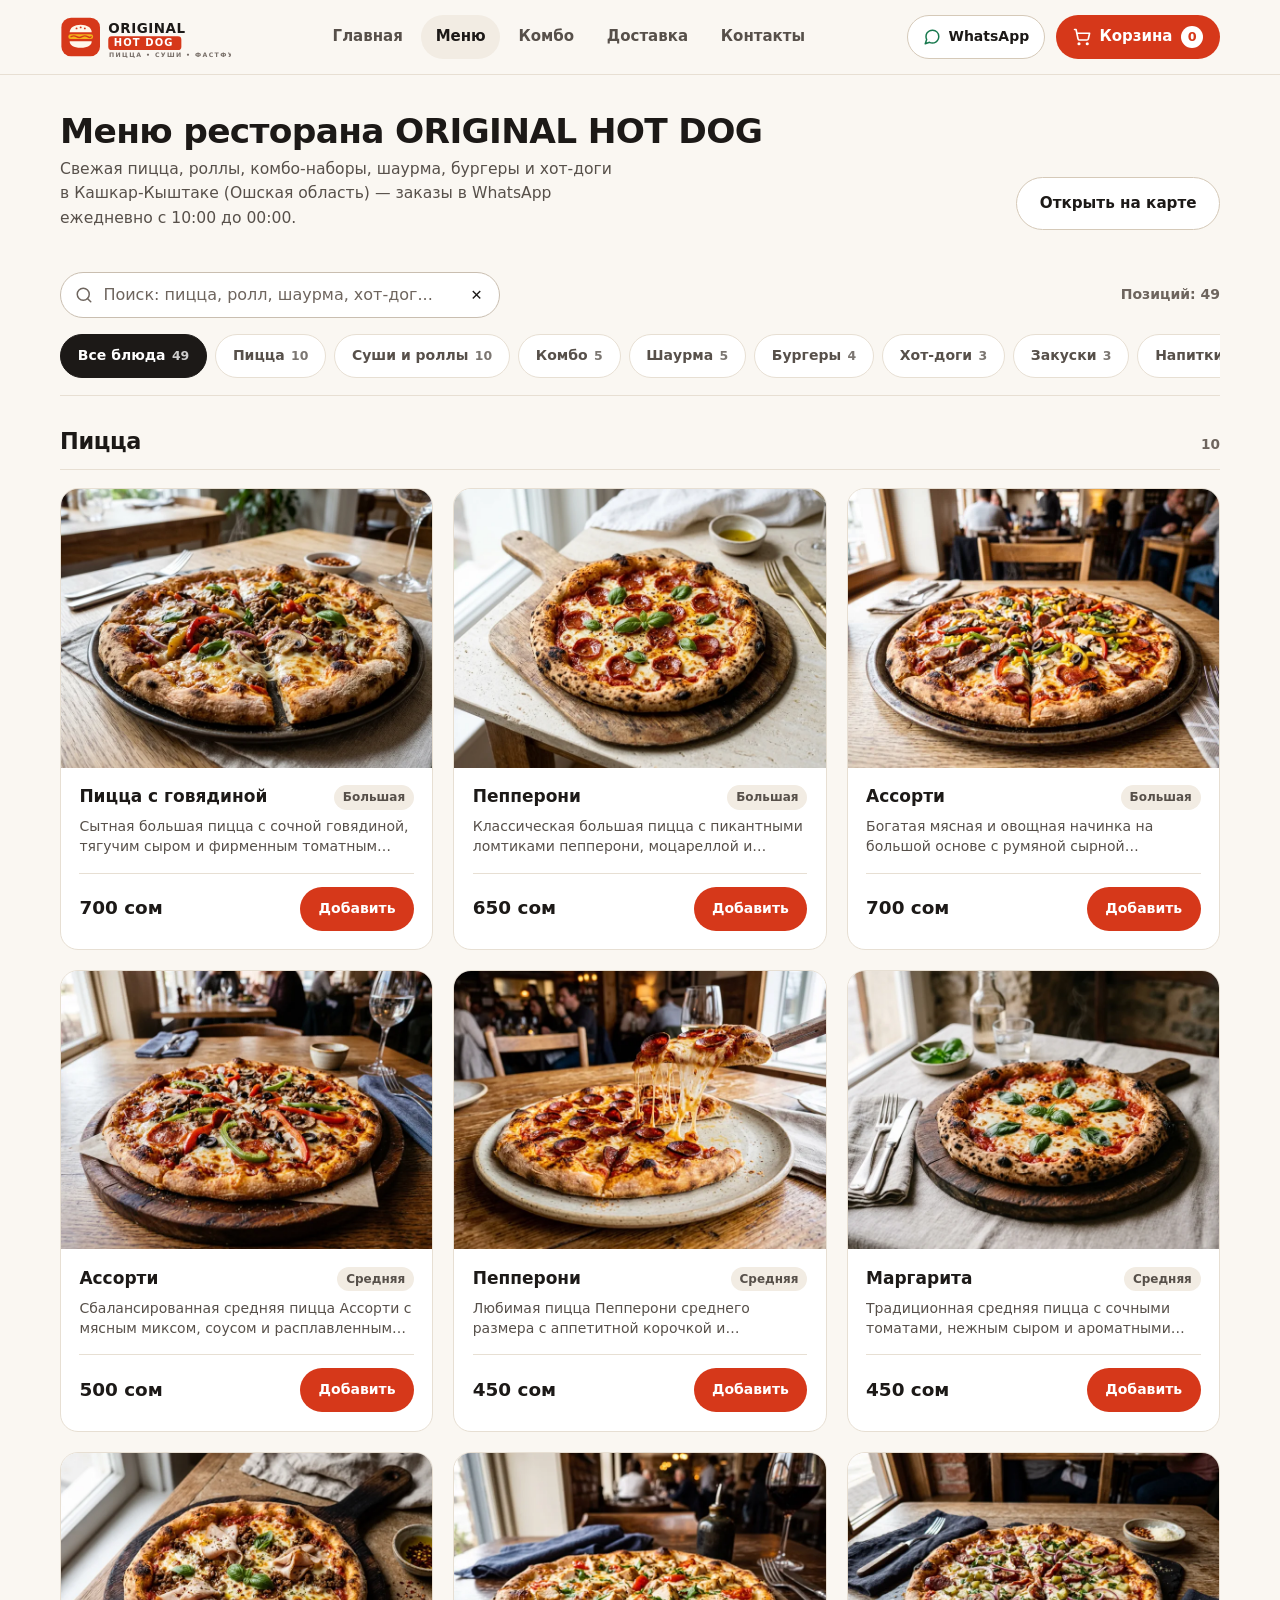
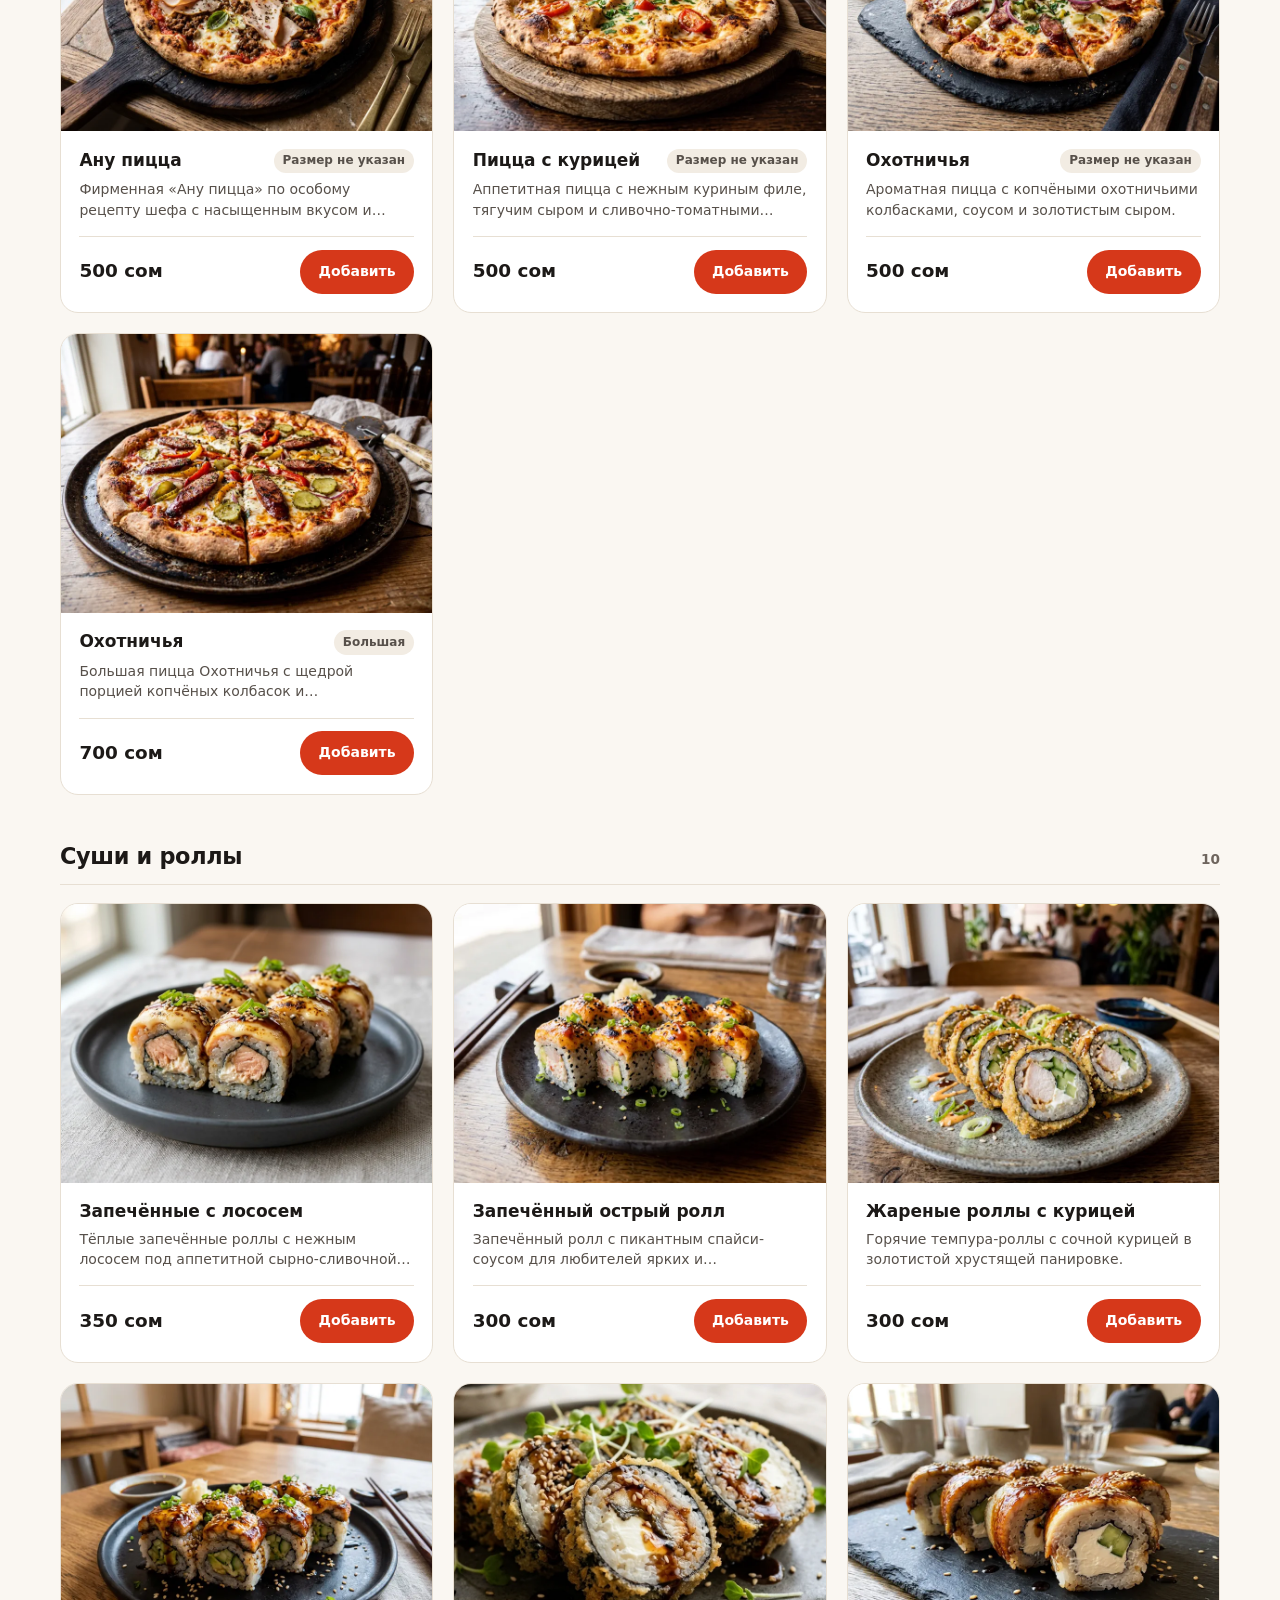
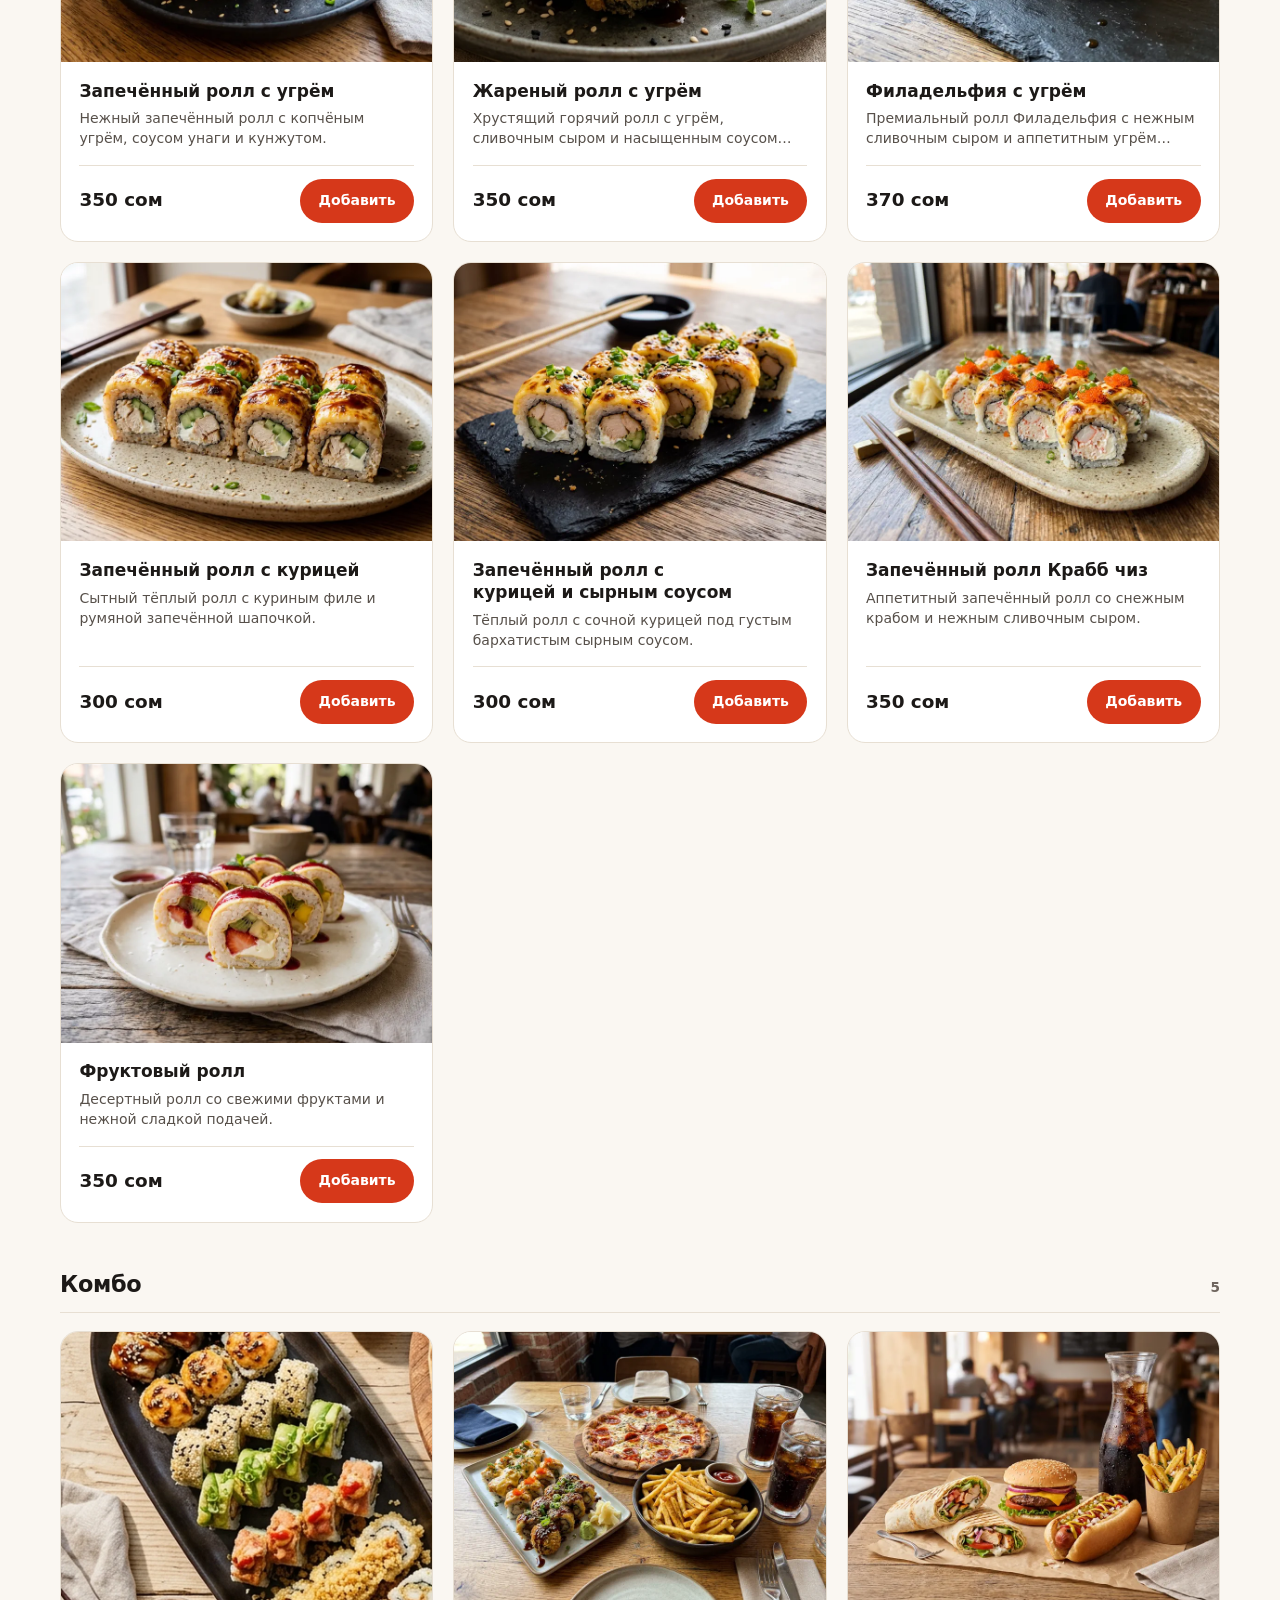
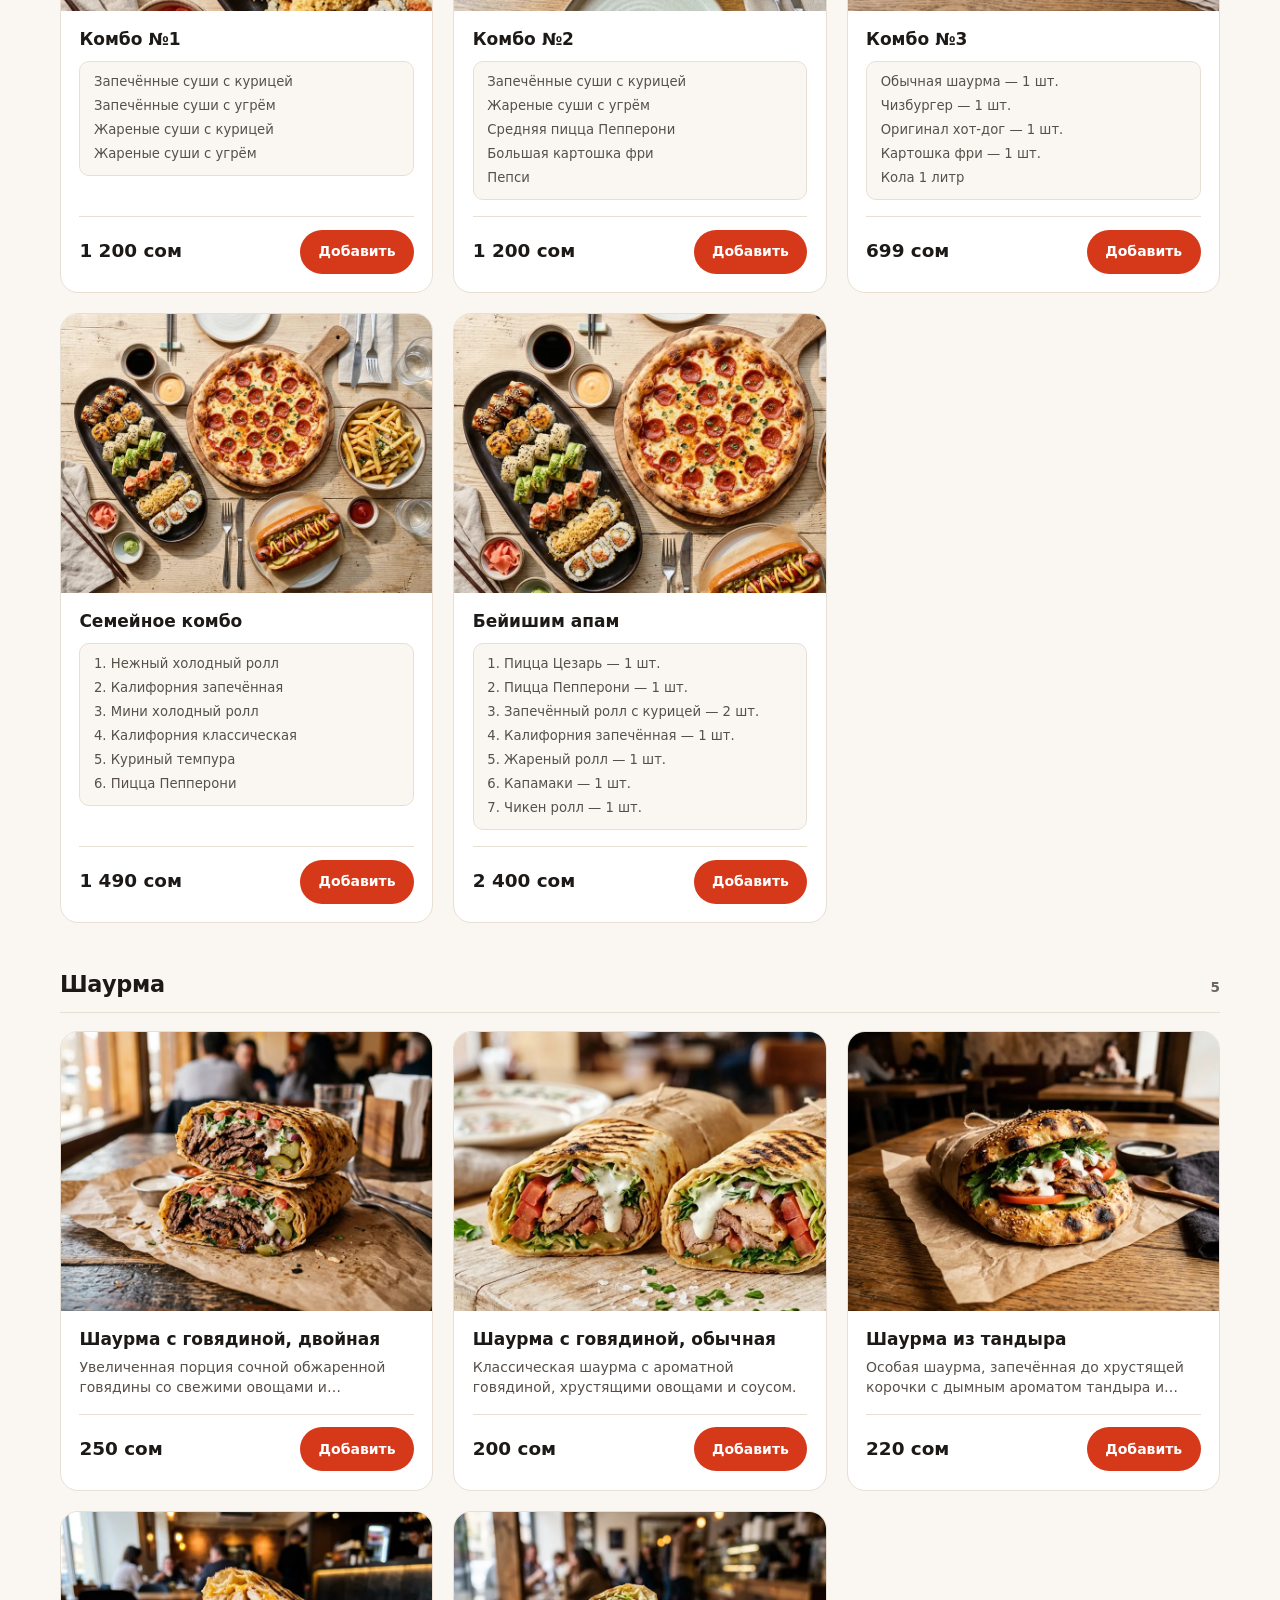
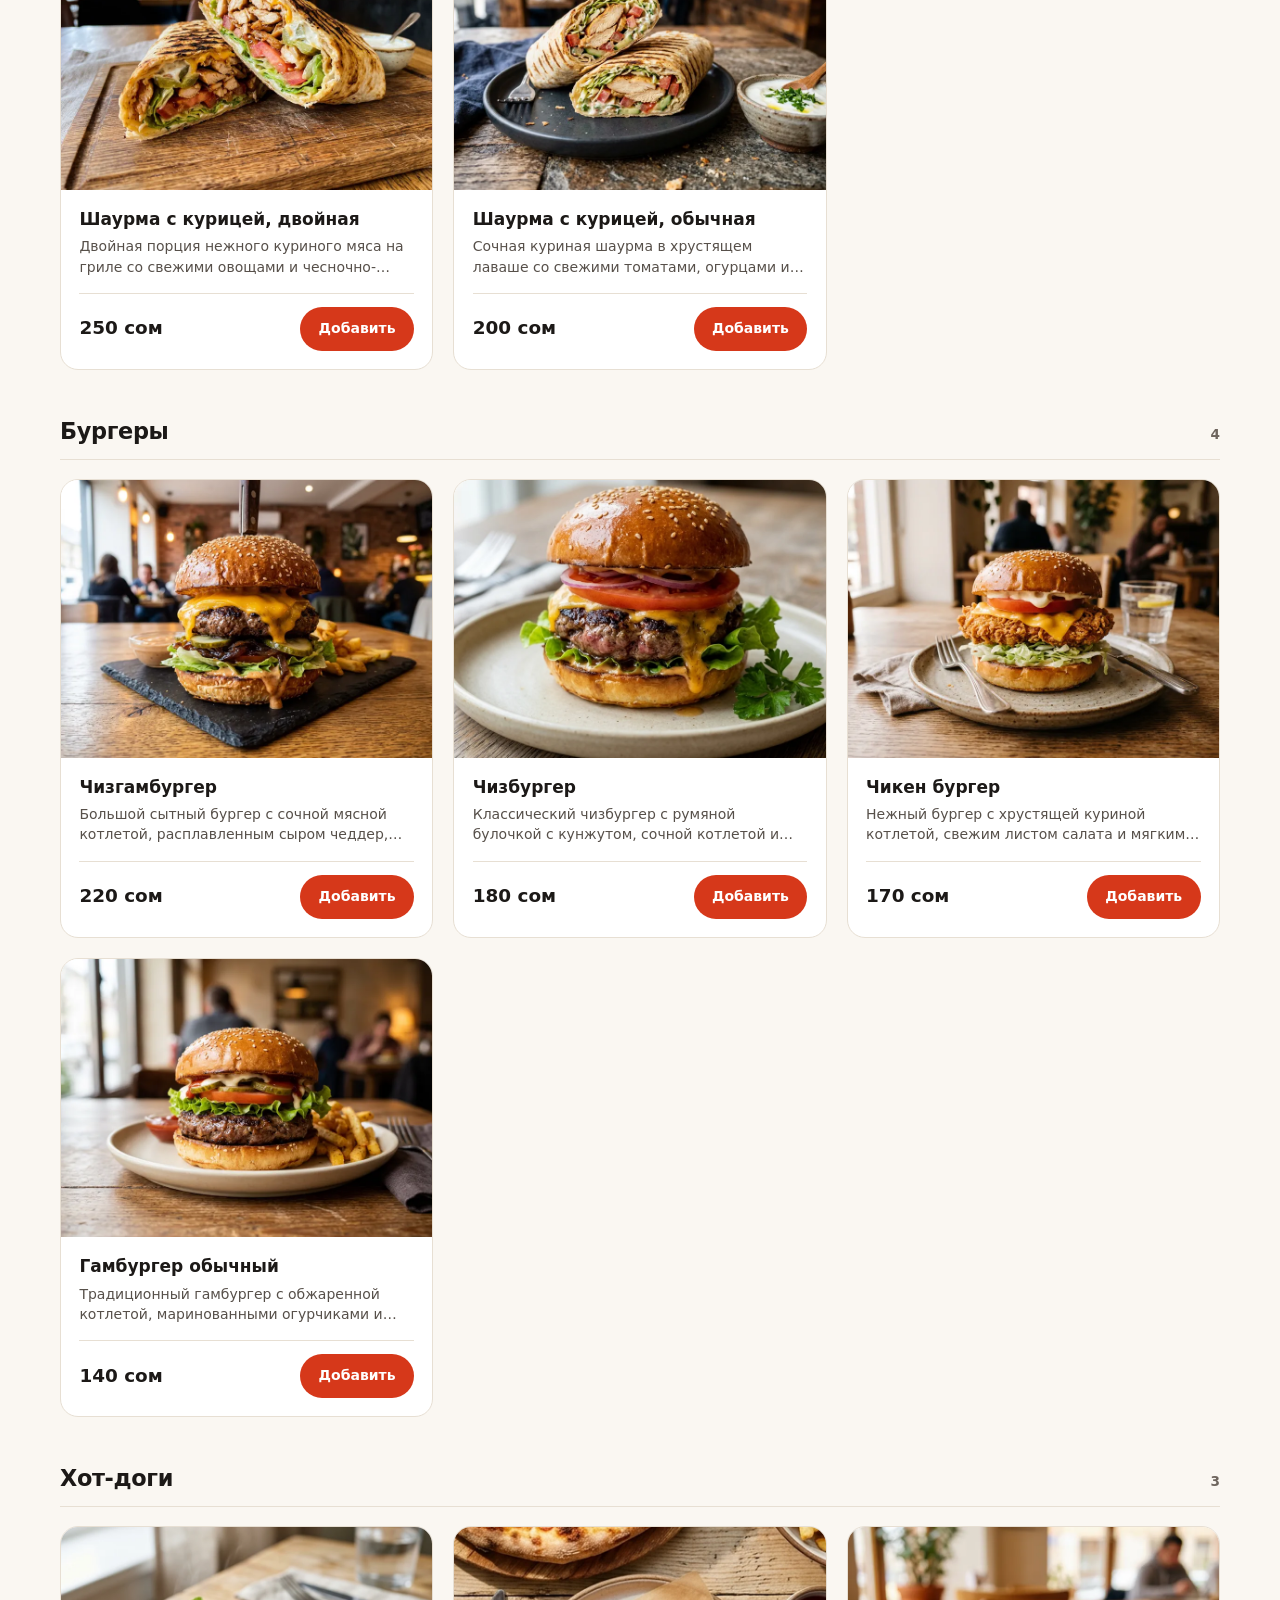
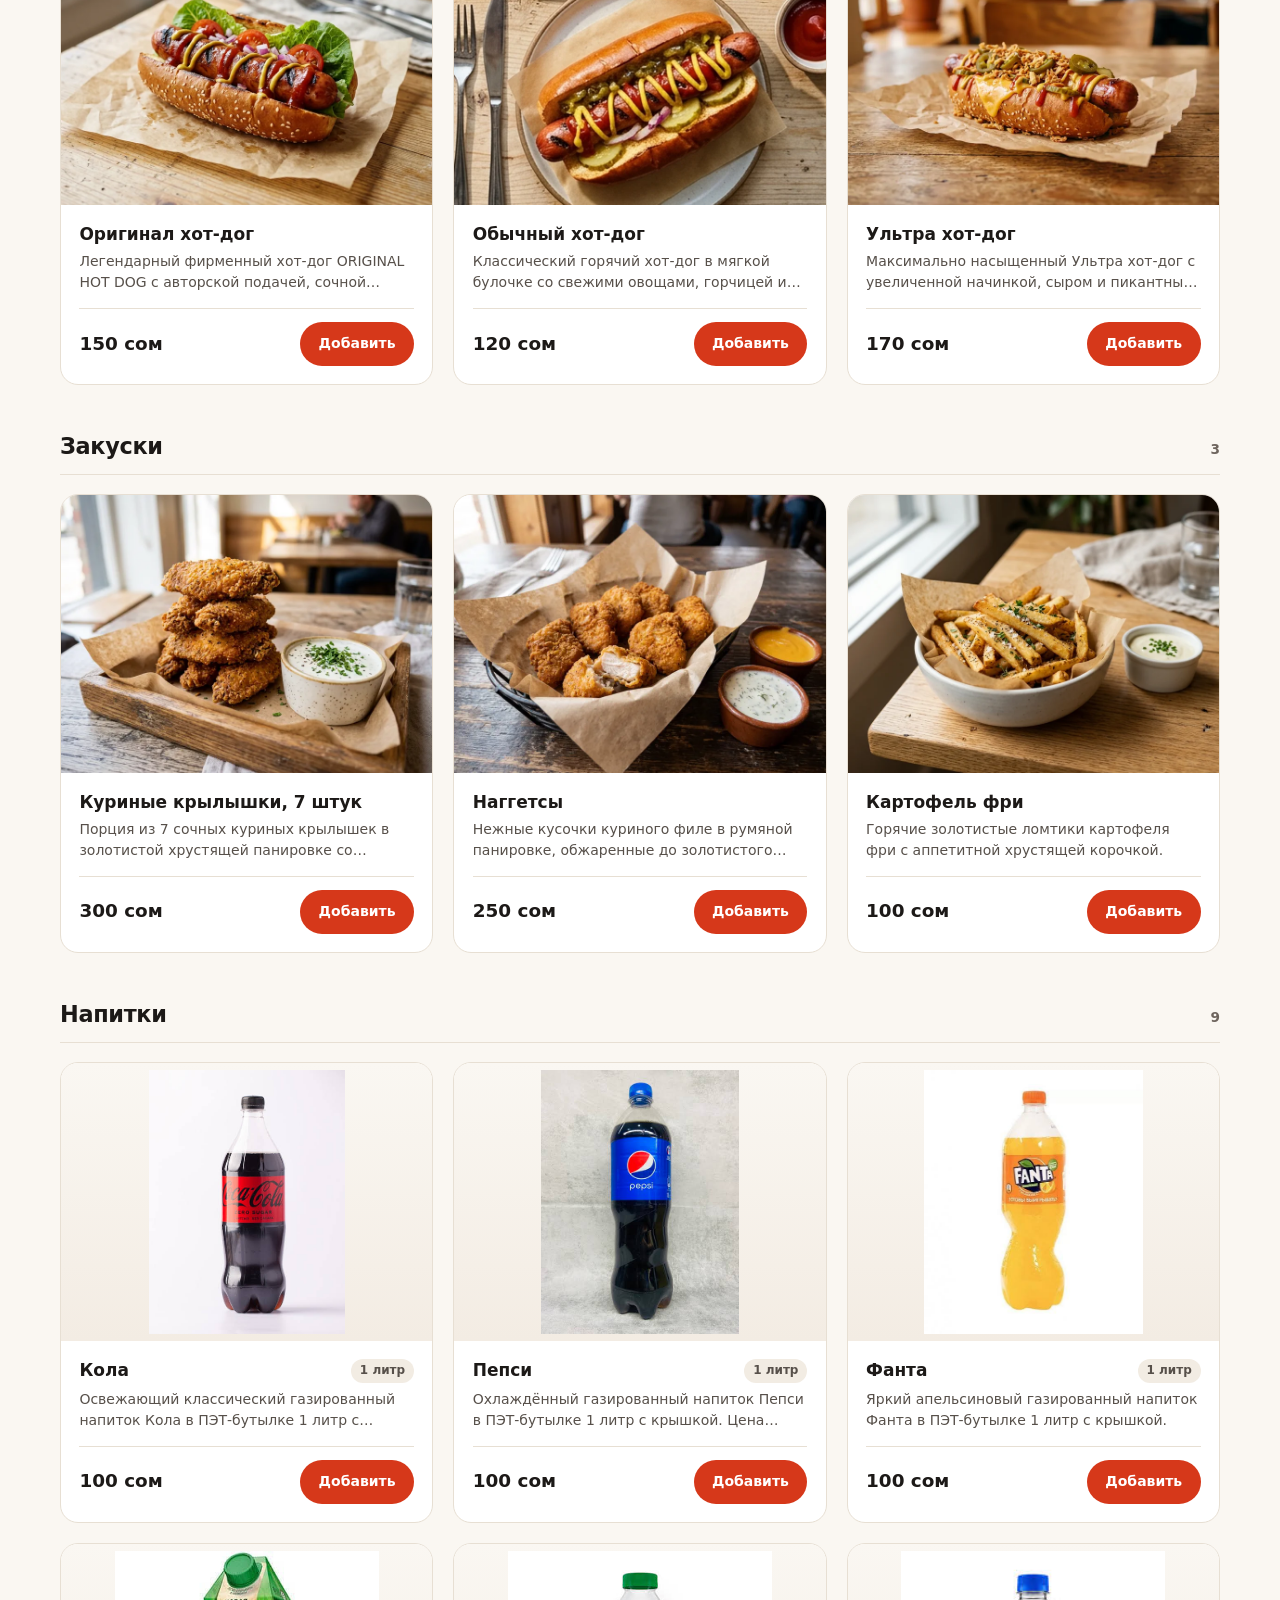
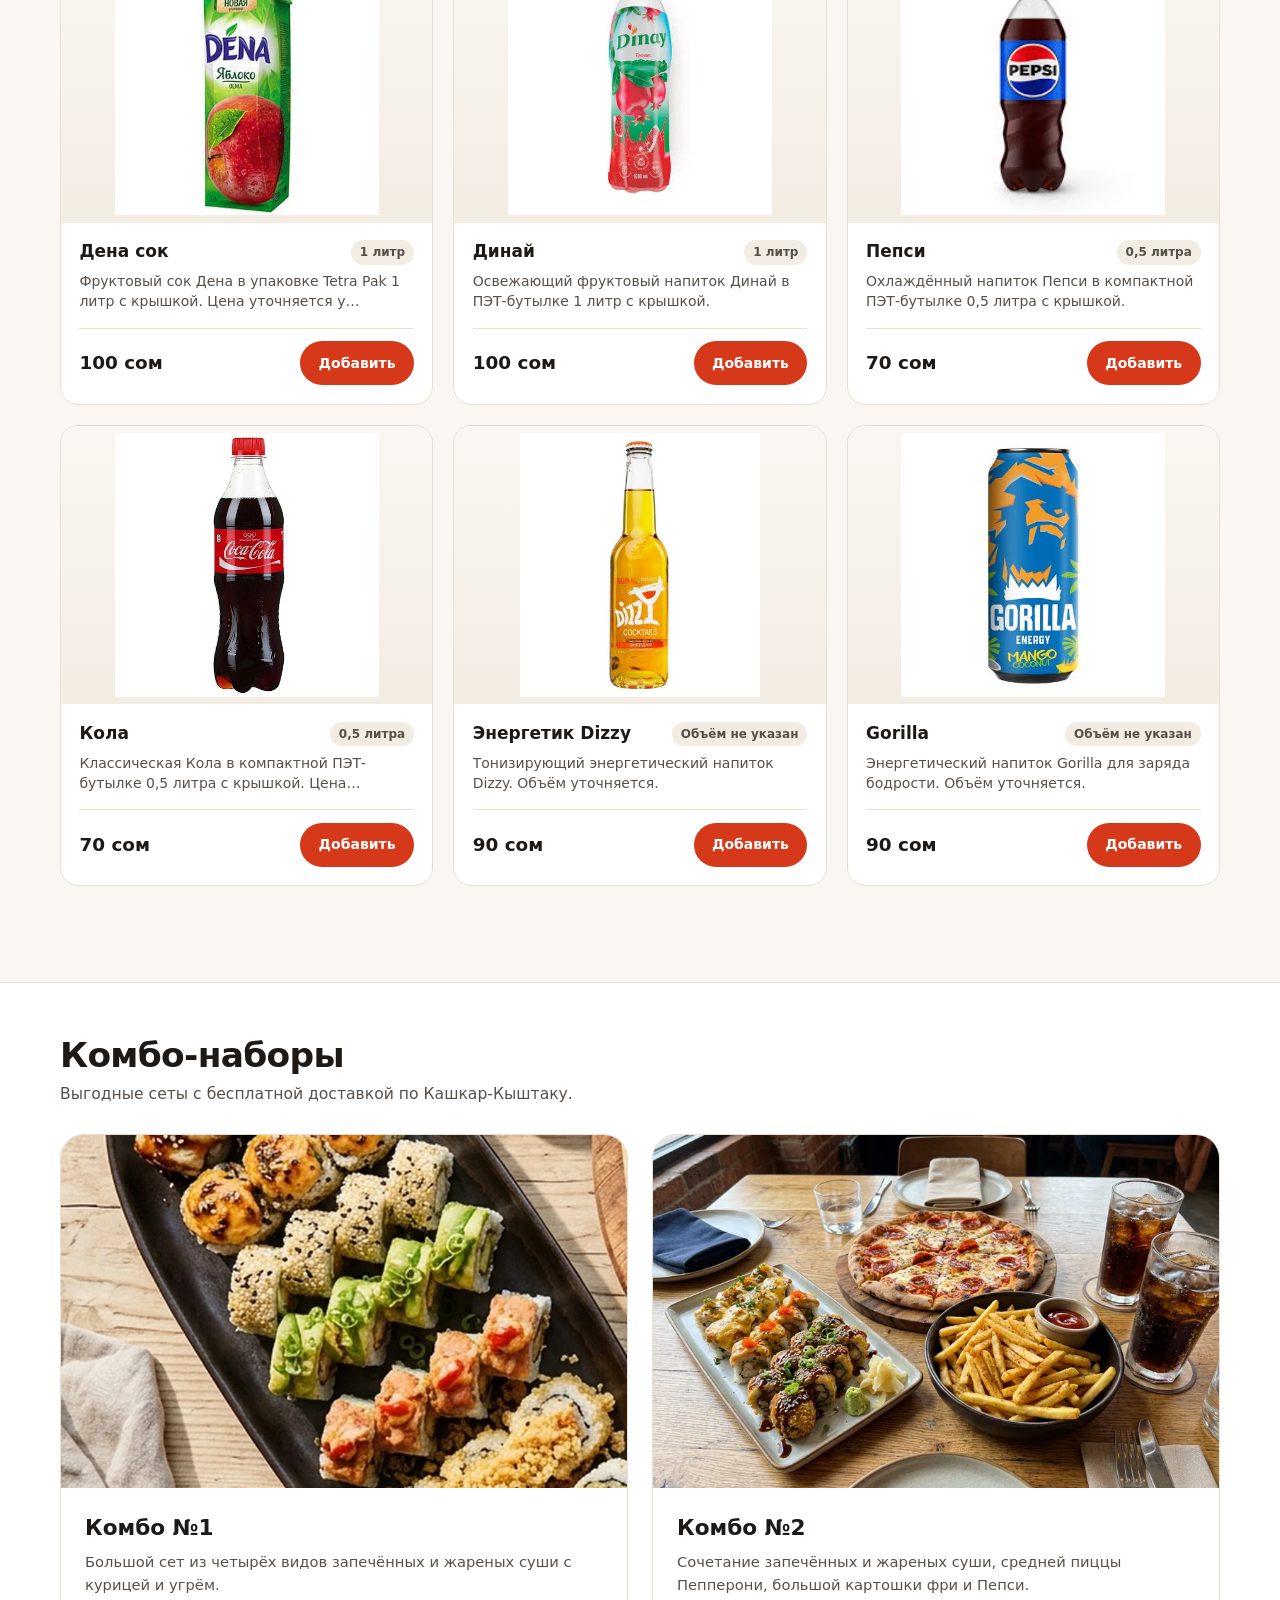
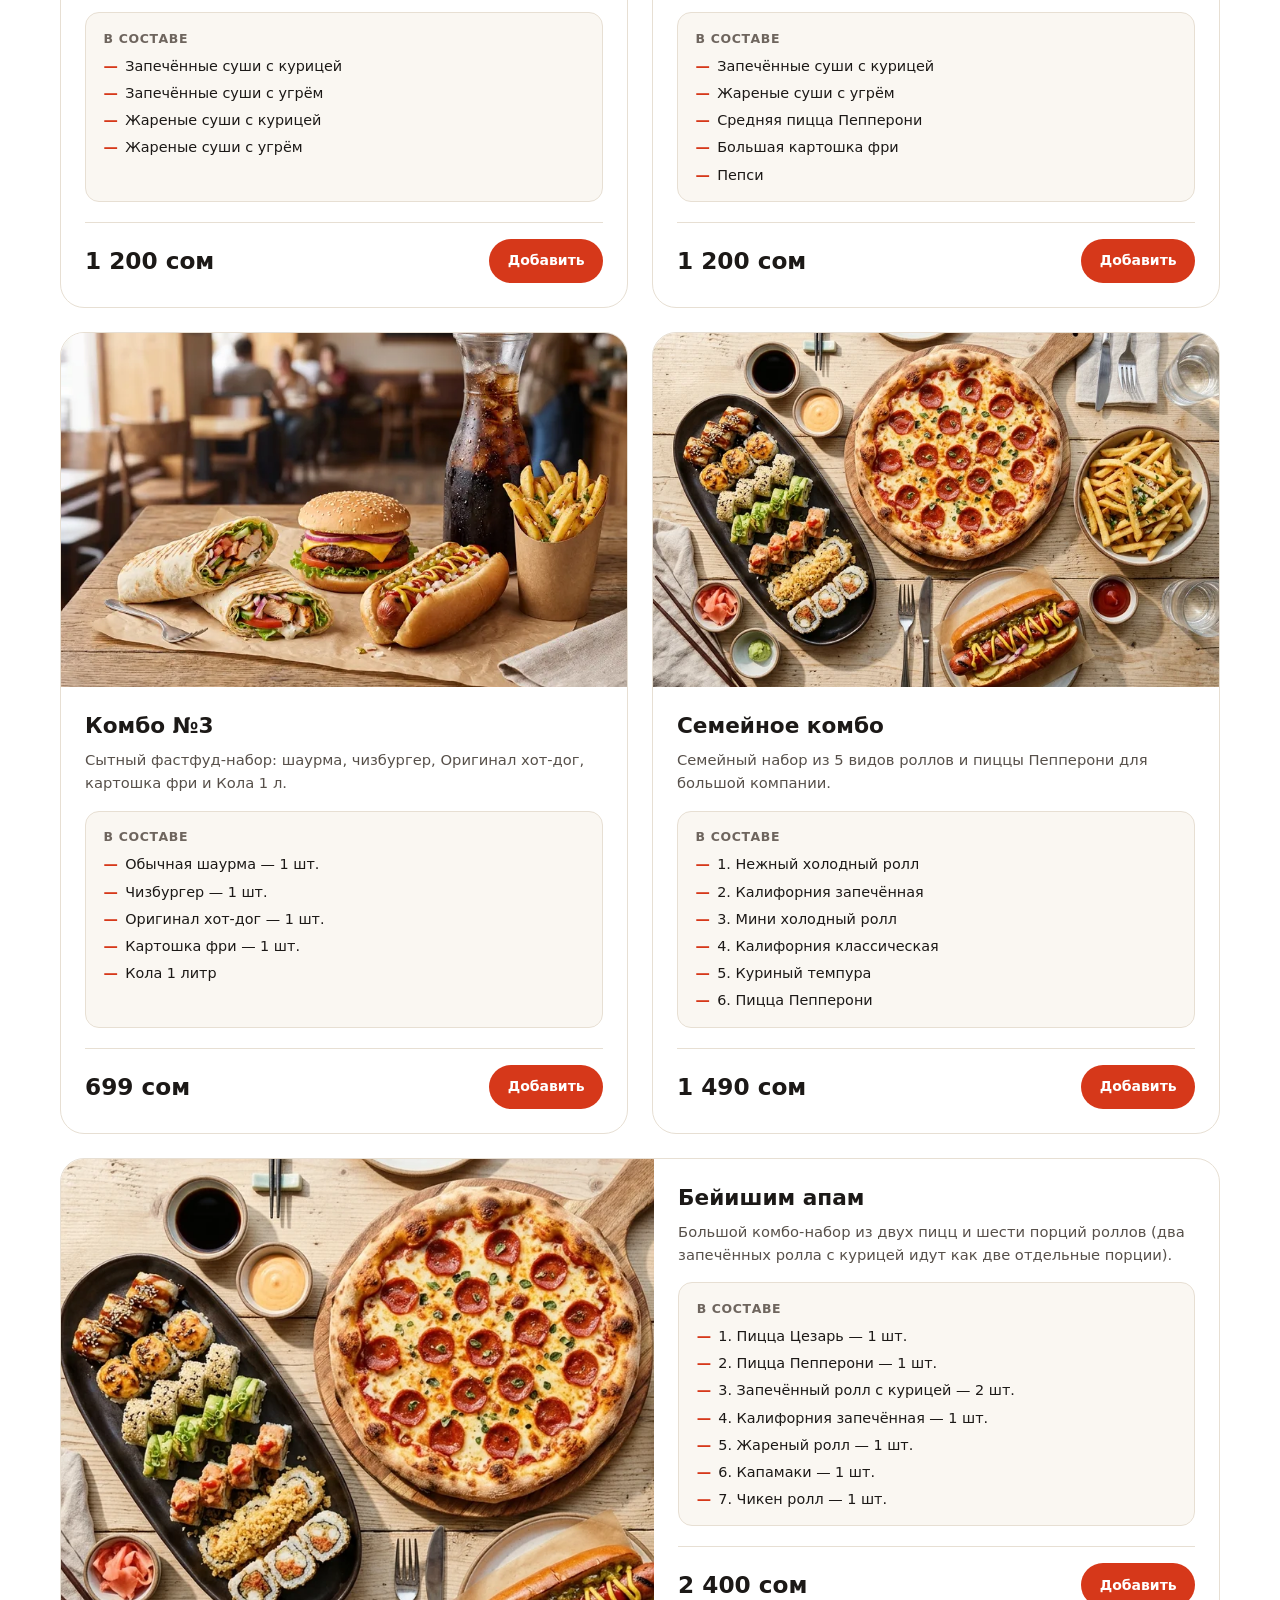
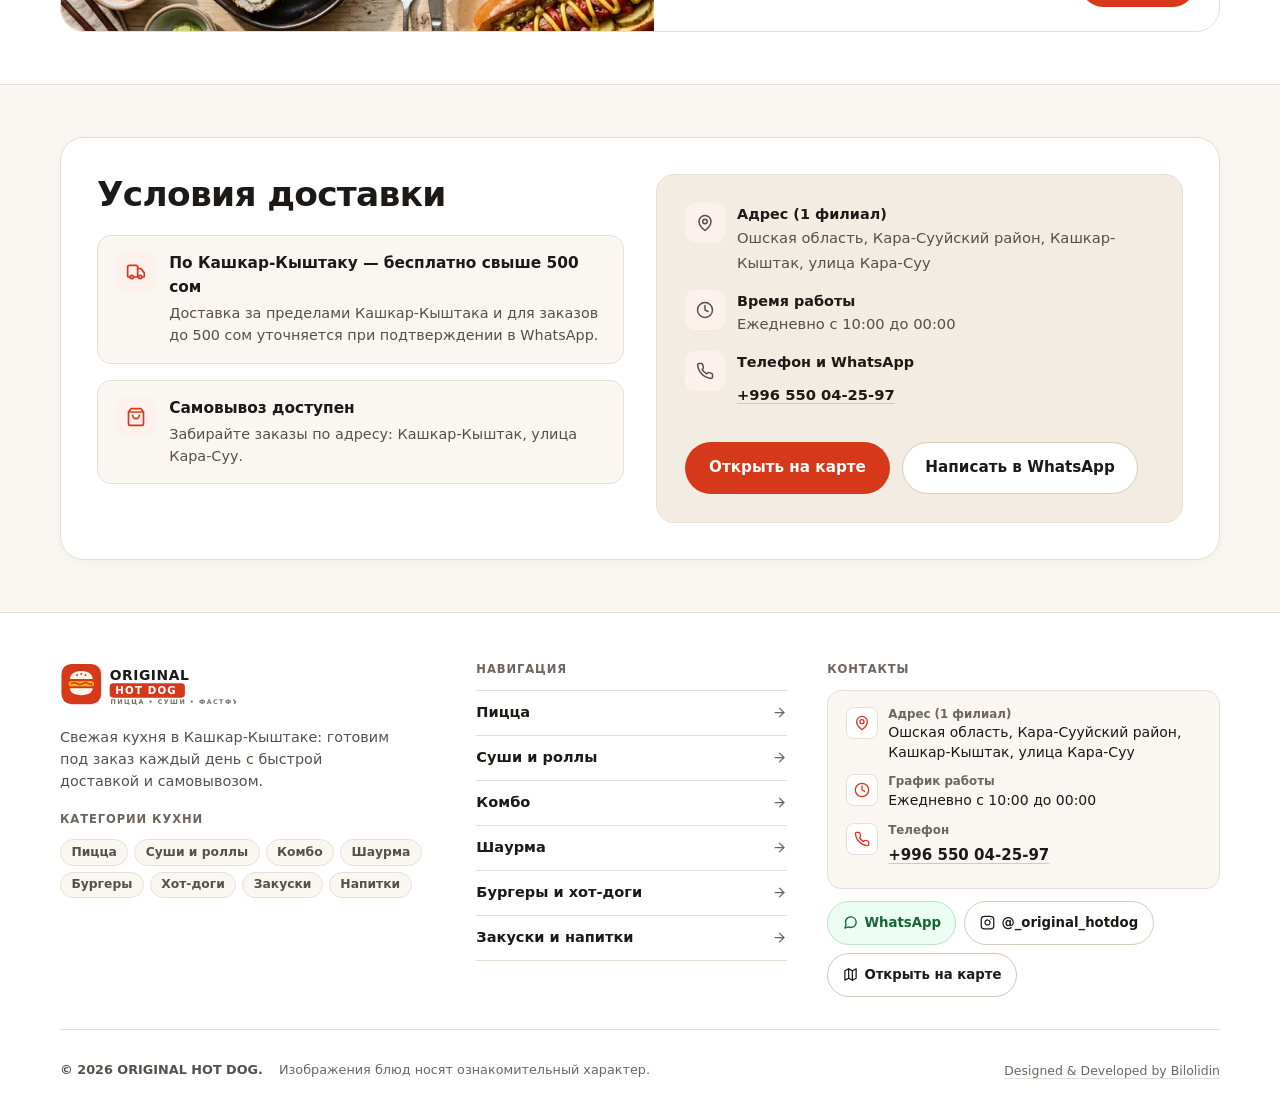
<file: menu.html>
<!DOCTYPE html>
<html lang="ru">
<head>
  <meta charset="UTF-8">
  <meta name="viewport" content="width=device-width, initial-scale=1.0, viewport-fit=cover">
  <title>Меню и цены ORIGINAL HOT DOG — Пицца, суши, бургеры | Кашкар-Кыштак</title>
  <meta name="description" content="Полное меню ORIGINAL HOT DOG с ценами в сомах: пицца, запечённые и жареные роллы, комбо-наборы включая Бейишим апам, шаурма, бургеры и хот-доги. Заказ онлайн в WhatsApp.">
  <meta name="robots" content="index, follow, max-image-preview:large">
  <meta name="theme-color" content="#faf7f2">
  <link rel="canonical" href="https://original-hotdog-osh.vercel.app/menu.html">

  <!-- Open Graph / WhatsApp / Telegram -->
  <meta property="og:type" content="website">
  <meta property="og:locale" content="ru_RU">
  <meta property="og:site_name" content="ORIGINAL HOT DOG">
  <meta property="og:url" content="https://original-hotdog-osh.vercel.app/menu.html">
  <meta property="og:title" content="Полное меню и цены — ORIGINAL HOT DOG (Кашкар-Кыштак)">
  <meta property="og:description" content="49 позиций меню: пицца, суши и роллы, комбо, шаурма, бургеры, хот-доги, закуски и напитки. Бесплатная доставка по Кашкару свыше 500 сом и самовывоз. Ежедневно 10:00–00:00.">
  <meta property="og:image" content="https://original-hotdog-osh.vercel.app/assets/images/banners/combo-banner.webp">
  <meta property="og:image:width" content="1200">
  <meta property="og:image:height" content="900">
  <meta property="og:image:alt" content="Пицца, запечённые роллы и комбо-наборы из меню ORIGINAL HOT DOG">

  <!-- Twitter Card -->
  <meta name="twitter:card" content="summary_large_image">
  <meta name="twitter:title" content="Меню и цены — ORIGINAL HOT DOG (Кашкар-Кыштак)">
  <meta name="twitter:description" content="Выбирайте пиццу, суши, шаурму, бургеры, хот-доги и комбо в Кашкар-Кыштаке с заказом в WhatsApp.">
  <meta name="twitter:image" content="https://original-hotdog-osh.vercel.app/assets/images/banners/combo-banner.webp">
  <meta name="twitter:image:alt" content="Меню и комбо-наборы ORIGINAL HOT DOG">

  <link rel="icon" type="image/svg+xml" href="assets/icons/favicon.svg">
  <link rel="stylesheet" href="css/style.css">
  <link rel="stylesheet" href="css/components.css">
  <link rel="stylesheet" href="css/animations.css">
  <link rel="stylesheet" href="css/responsive.css">

  <script type="application/ld+json">
    {
      "@context": "https://schema.org",
      "@graph": [
        {
          "@type": ["Restaurant", "FoodEstablishment"],
          "@id": "https://original-hotdog-osh.vercel.app/#restaurant",
          "name": "ORIGINAL HOT DOG",
          "url": "https://original-hotdog-osh.vercel.app/",
          "image": "https://original-hotdog-osh.vercel.app/assets/images/banners/hero-banner.webp",
          "telephone": "+996550042597",
          "address": {
            "@type": "PostalAddress",
            "streetAddress": "улица Кара-Суу",
            "addressLocality": "Кашкар-Кыштак",
            "addressRegion": "Ошская область, Кара-Сууйский район",
            "addressCountry": "KG"
          },
          "openingHoursSpecification": [
            {
              "@type": "OpeningHoursSpecification",
              "dayOfWeek": ["Monday", "Tuesday", "Wednesday", "Thursday", "Friday", "Saturday", "Sunday"],
              "opens": "10:00",
              "closes": "00:00"
            }
          ],
          "servesCuisine": ["Пицца", "Суши и роллы", "Фастфуд", "Шаурма", "Бургеры", "Хот-доги"],
          "hasMap": "https://yandex.com/maps/-/CXSVe4yU",
          "sameAs": ["https://www.instagram.com/_original_hotdog/"],
          "hasMenu": { "@id": "https://original-hotdog-osh.vercel.app/menu.html#menu" }
        },
        {
          "@type": "Menu",
          "@id": "https://original-hotdog-osh.vercel.app/menu.html#menu",
          "name": "Меню ресторана ORIGINAL HOT DOG",
          "url": "https://original-hotdog-osh.vercel.app/menu.html",
          "inLanguage": "ru",
          "hasMenuSection": [
            {
              "@type": "MenuSection",
              "name": "Пицца",
              "url": "https://original-hotdog-osh.vercel.app/menu.html?category=pizza",
              "hasMenuItem": [
                { "@type": "MenuItem", "name": "Пицца с говядиной (Большая)", "image": "https://original-hotdog-osh.vercel.app/assets/images/menu/pizza/pizza-beef-large.webp", "offers": { "@type": "Offer", "price": 700, "priceCurrency": "KGS" } },
                { "@type": "MenuItem", "name": "Пепперони (Большая)", "image": "https://original-hotdog-osh.vercel.app/assets/images/menu/pizza/pizza-pepperoni-large.webp", "offers": { "@type": "Offer", "price": 650, "priceCurrency": "KGS" } },
                { "@type": "MenuItem", "name": "Ассорти (Большая)", "image": "https://original-hotdog-osh.vercel.app/assets/images/menu/pizza/pizza-assorti-large.webp", "offers": { "@type": "Offer", "price": 700, "priceCurrency": "KGS" } },
                { "@type": "MenuItem", "name": "Маргарита (Средняя)", "image": "https://original-hotdog-osh.vercel.app/assets/images/menu/pizza/pizza-margherita-medium.webp", "offers": { "@type": "Offer", "price": 450, "priceCurrency": "KGS" } },
                { "@type": "MenuItem", "name": "Охотничья (Большая)", "image": "https://original-hotdog-osh.vercel.app/assets/images/menu/pizza/pizza-hunting-large.webp", "offers": { "@type": "Offer", "price": 700, "priceCurrency": "KGS" } }
              ]
            },
            {
              "@type": "MenuSection",
              "name": "Суши и роллы",
              "url": "https://original-hotdog-osh.vercel.app/menu.html?category=sushi",
              "hasMenuItem": [
                { "@type": "MenuItem", "name": "Запечённые с лососем", "image": "https://original-hotdog-osh.vercel.app/assets/images/menu/sushi/sushi-baked-salmon.webp", "offers": { "@type": "Offer", "price": 350, "priceCurrency": "KGS" } },
                { "@type": "MenuItem", "name": "Филадельфия с угрём", "image": "https://original-hotdog-osh.vercel.app/assets/images/menu/sushi/sushi-philadelphia-eel.webp", "offers": { "@type": "Offer", "price": 370, "priceCurrency": "KGS" } },
                { "@type": "MenuItem", "name": "Запечённый ролл с курицей", "image": "https://original-hotdog-osh.vercel.app/assets/images/menu/sushi/sushi-baked-chicken.webp", "offers": { "@type": "Offer", "price": 300, "priceCurrency": "KGS" } }
              ]
            },
            {
              "@type": "MenuSection",
              "name": "Комбо",
              "url": "https://original-hotdog-osh.vercel.app/menu.html?category=combos",
              "hasMenuItem": [
                { "@type": "MenuItem", "name": "Комбо №1", "image": "https://original-hotdog-osh.vercel.app/assets/images/menu/combos/combo-1.webp", "offers": { "@type": "Offer", "price": 1200, "priceCurrency": "KGS" } },
                { "@type": "MenuItem", "name": "Комбо №2", "image": "https://original-hotdog-osh.vercel.app/assets/images/menu/combos/combo-2.webp", "offers": { "@type": "Offer", "price": 1200, "priceCurrency": "KGS" } },
                { "@type": "MenuItem", "name": "Комбо №3", "image": "https://original-hotdog-osh.vercel.app/assets/images/menu/combos/combo-3.webp", "offers": { "@type": "Offer", "price": 699, "priceCurrency": "KGS" } },
                { "@type": "MenuItem", "name": "Семейное комбо", "image": "https://original-hotdog-osh.vercel.app/assets/images/menu/combos/combo-family.webp", "offers": { "@type": "Offer", "price": 1490, "priceCurrency": "KGS" } },
                { "@type": "MenuItem", "name": "Бейишим апам", "image": "https://original-hotdog-osh.vercel.app/assets/images/menu/combos/combo-beyishim-apam.webp", "offers": { "@type": "Offer", "price": 2400, "priceCurrency": "KGS" } }
              ]
            },
            {
              "@type": "MenuSection",
              "name": "Шаурма",
              "url": "https://original-hotdog-osh.vercel.app/menu.html?category=shawarma",
              "hasMenuItem": [
                { "@type": "MenuItem", "name": "Шаурма с говядиной, двойная", "image": "https://original-hotdog-osh.vercel.app/assets/images/menu/shawarma/shawarma-beef-double.webp", "offers": { "@type": "Offer", "price": 250, "priceCurrency": "KGS" } },
                { "@type": "MenuItem", "name": "Шаурма из тандыра", "image": "https://original-hotdog-osh.vercel.app/assets/images/menu/shawarma/shawarma-tandyr.webp", "offers": { "@type": "Offer", "price": 220, "priceCurrency": "KGS" } }
              ]
            },
            {
              "@type": "MenuSection",
              "name": "Бургеры",
              "url": "https://original-hotdog-osh.vercel.app/menu.html?category=burgers",
              "hasMenuItem": [
                { "@type": "MenuItem", "name": "Чизгамбургер", "image": "https://original-hotdog-osh.vercel.app/assets/images/menu/burgers/burger-cheesehamburger.webp", "offers": { "@type": "Offer", "price": 220, "priceCurrency": "KGS" } },
                { "@type": "MenuItem", "name": "Чизбургер", "image": "https://original-hotdog-osh.vercel.app/assets/images/menu/burgers/burger-cheeseburger.webp", "offers": { "@type": "Offer", "price": 180, "priceCurrency": "KGS" } }
              ]
            },
            {
              "@type": "MenuSection",
              "name": "Хот-доги",
              "url": "https://original-hotdog-osh.vercel.app/menu.html?category=hotdogs",
              "hasMenuItem": [
                { "@type": "MenuItem", "name": "Оригинал хот-дог", "image": "https://original-hotdog-osh.vercel.app/assets/images/menu/hotdogs/hotdog-original.webp", "offers": { "@type": "Offer", "price": 150, "priceCurrency": "KGS" } },
                { "@type": "MenuItem", "name": "Ультра хот-дог", "image": "https://original-hotdog-osh.vercel.app/assets/images/menu/hotdogs/hotdog-ultra.webp", "offers": { "@type": "Offer", "price": 170, "priceCurrency": "KGS" } }
              ]
            },
            {
              "@type": "MenuSection",
              "name": "Закуски",
              "url": "https://original-hotdog-osh.vercel.app/menu.html?category=snacks",
              "hasMenuItem": [
                { "@type": "MenuItem", "name": "Куриные крылышки, 7 штук", "image": "https://original-hotdog-osh.vercel.app/assets/images/menu/snacks/snack-wings-7.webp", "offers": { "@type": "Offer", "price": 300, "priceCurrency": "KGS" } },
                { "@type": "MenuItem", "name": "Картофель фри", "image": "https://original-hotdog-osh.vercel.app/assets/images/menu/snacks/snack-fries.webp", "offers": { "@type": "Offer", "price": 100, "priceCurrency": "KGS" } }
              ]
            },
            {
              "@type": "MenuSection",
              "name": "Напитки",
              "url": "https://original-hotdog-osh.vercel.app/menu.html?category=drinks",
              "hasMenuItem": [
                { "@type": "MenuItem", "name": "Фанта (1 литр)", "image": "https://original-hotdog-osh.vercel.app/assets/images/menu/drinks/drink-fanta-1l.webp", "offers": { "@type": "Offer", "price": 100, "priceCurrency": "KGS" } },
                { "@type": "MenuItem", "name": "Пепси (0,5 литра)", "image": "https://original-hotdog-osh.vercel.app/assets/images/menu/drinks/drink-pepsi-05l.webp", "offers": { "@type": "Offer", "price": 70, "priceCurrency": "KGS" } }
              ]
            }
          ]
        },
        {
          "@type": "BreadcrumbList",
          "itemListElement": [
            {
              "@type": "ListItem",
              "position": 1,
              "name": "Главная",
              "item": "https://original-hotdog-osh.vercel.app/"
            },
            {
              "@type": "ListItem",
              "position": 2,
              "name": "Меню ресторана",
              "item": "https://original-hotdog-osh.vercel.app/menu.html"
            }
          ]
        }
      ]
    }
  </script>
</head>
<body>
  <a href="#main-content" class="skip-link visually-hidden">Перейти к каталогу меню</a>
  <header class="site-header">
    <div class="container header-inner">
      <a href="index.html" class="brand-logo-link" aria-label="ORIGINAL HOT DOG — на главную">
        <img src="assets/icons/logo.svg" alt="ORIGINAL HOT DOG" width="180" height="46" class="brand-logo-img">
      </a>

      <nav class="main-nav" aria-label="Основная навигация">
        <a href="index.html" class="nav-link">Главная</a>
        <a href="menu.html" class="nav-link is-active" aria-current="page">Меню</a>
        <a href="#combos-section" class="nav-link">Комбо</a>
        <a href="#delivery-section" class="nav-link">Доставка</a>
        <a href="#footer-contacts" class="nav-link">Контакты</a>
      </nav>

      <div class="header-actions">
        <a
          href="https://wa.me/996550042597"
          target="_blank"
          rel="noopener noreferrer"
          class="header-whatsapp-btn"
          aria-label="Написать в WhatsApp +996 550 04-25-97"
        >
          <svg class="header-whatsapp-icon" width="18" height="18" viewBox="0 0 24 24" fill="none" stroke="currentColor" stroke-width="2" stroke-linecap="round" stroke-linejoin="round" aria-hidden="true"><path d="M21 11.5a8.38 8.38 0 0 1-.9 3.8 8.5 8.5 0 0 1-7.6 4.7 8.38 8.38 0 0 1-3.8-.9L3 21l1.9-5.7a8.38 8.38 0 0 1-.9-3.8 8.5 8.5 0 0 1 4.7-7.6 8.38 8.38 0 0 1 3.8-.9h.5a8.48 8.48 0 0 1 8 8v.5z"/></svg>
          <span>WhatsApp</span>
        </a>

        <button type="button" class="header-cart-btn" data-open-cart aria-label="Открыть корзину заказа">
          <svg width="18" height="18" viewBox="0 0 24 24" fill="none" stroke="currentColor" stroke-width="2.2" stroke-linecap="round" stroke-linejoin="round" aria-hidden="true"><circle cx="8" cy="21" r="1"/><circle cx="19" cy="21" r="1"/><path d="M2.05 2.05h2l2.66 12.42a2 2 0 0 0 2 1.58h9.78a2 2 0 0 0 1.95-1.57l1.65-7.43H5.12"/></svg>
          <span class="header-cart-label">Корзина</span>
          <span class="cart-badge-pill" data-cart-count>0</span>
        </button>

        <button
          type="button"
          id="mobile-menu-toggle"
          class="mobile-menu-btn"
          aria-expanded="false"
          aria-controls="mobile-nav-drawer"
          aria-label="Открыть меню навигации"
        >
          <svg width="20" height="20" viewBox="0 0 24 24" fill="none" stroke="currentColor" stroke-width="2.2" stroke-linecap="round" stroke-linejoin="round" aria-hidden="true"><line x1="3" y1="6" x2="21" y2="6"/><line x1="3" y1="12" x2="21" y2="12"/><line x1="3" y1="18" x2="21" y2="18"/></svg>
        </button>
      </div>
    </div>

    <div id="mobile-nav-drawer" class="mobile-nav-drawer" hidden>
      <ul class="mobile-nav-list">
        <li><a href="index.html">Главная страница <span>→</span></a></li>
        <li><a href="#catalog-section">Каталог блюд <span>→</span></a></li>
        <li><a href="#combos-section">Комбо-наборы <span>→</span></a></li>
        <li><a href="#delivery-section">Доставка и адрес <span>→</span></a></li>
        <li><a href="#footer-contacts">Контакты и карта <span>→</span></a></li>
        <li><a href="https://wa.me/996550042597" target="_blank" rel="noopener noreferrer">Написать в WhatsApp <span>↗</span></a></li>
      </ul>
    </div>
  </header>

  <main id="main-content" tabindex="-1">
    <section id="catalog-section" class="section-block menu-page-catalog-section" aria-labelledby="page-menu-title">
      <div class="container">
        <div class="section-header">
          <div>
            <h1 id="page-menu-title" class="section-title">Меню ресторана ORIGINAL HOT DOG</h1>
            <p class="section-desc">
              Свежая пицца, роллы, комбо-наборы, шаурма, бургеры и хот-доги в Кашкар-Кыштаке (Ошская область) — заказы в WhatsApp ежедневно с 10:00 до 00:00.
            </p>
          </div>
          <a href="https://yandex.com/maps/-/CXSVe4yU" target="_blank" rel="noopener noreferrer" class="btn-secondary">
            Открыть на карте
          </a>
        </div>

        <div class="catalog-controls-bar">
          <search class="catalog-search-row">
            <div class="search-input-wrap">
              <label for="menu-search-input" class="visually-hidden">Поиск блюда по названию</label>
              <svg class="search-icon" width="18" height="18" viewBox="0 0 24 24" fill="none" stroke="currentColor" stroke-width="2" stroke-linecap="round" stroke-linejoin="round" aria-hidden="true"><circle cx="11" cy="11" r="8"/><line x1="21" y1="21" x2="16.65" y2="16.65"/></svg>
              <input
                type="search"
                id="menu-search-input"
                name="q"
                class="search-input"
                placeholder="Поиск: пицца, ролл, шаурма, хот-дог..."
                autocomplete="off"
                autocorrect="off"
                autocapitalize="off"
                spellcheck="false"
                enterkeyhint="search"
              >
              <button
                type="button"
                id="menu-search-clear"
                class="search-clear-btn"
                aria-label="Очистить поиск"
                hidden
              >✕</button>
            </div>
            <div id="catalog-results-count" class="catalog-results-count" aria-live="polite"></div>
          </search>

          <div
            id="category-filter-tabs"
            class="filter-tabs-scroll"
            role="tablist"
            aria-label="Категории меню"
          ></div>
        </div>

        <div id="menu-catalog-container">
          <noscript>
            <p>Основные позиции меню ORIGINAL HOT DOG (Кашкар-Кыштак, ул. Кара-Суу): Пицца с говядиной 700 сом, Пепперони от 450 сом, Маргарита 450 сом, Запечённые роллы с лососем 350 сом, Комбо «Бейишим апам» 2400 сом, Шаурма от 200 сом, Бургеры от 140 сом, Оригинал хот-дог 150 сом. Заказы по телефону +996 550 04-25-97.</p>
          </noscript>
        </div>
      </div>
    </section>

    <section id="combos-section" class="section-block is-surface-band" aria-labelledby="combos-title">
      <div class="container">
        <div class="section-header">
          <div>
            <h2 id="combos-title" class="section-title">Комбо-наборы</h2>
            <p class="section-desc">Выгодные сеты с бесплатной доставкой по Кашкар-Кыштаку.</p>
          </div>
        </div>

        <div id="combos-showcase-grid" class="combos-showcase-grid"></div>
      </div>
    </section>

    <section id="delivery-section" class="section-block" aria-labelledby="delivery-title">
      <div class="container">
        <div class="info-split-card">
          <div>
            <h2 id="delivery-title" class="section-title">Условия доставки</h2>
            <div class="delivery-points-list">
              <div class="delivery-point-item">
                <span class="info-icon-box" aria-hidden="true">
                  <svg width="20" height="20" viewBox="0 0 24 24" fill="none" stroke="currentColor" stroke-width="2" stroke-linecap="round" stroke-linejoin="round"><path d="M14 18V6a2 2 0 0 0-2-2H4a2 2 0 0 0-2 2v11a1 1 0 0 0 1 1h2"/><path d="M15 18H9"/><path d="M19 18h2a1 1 0 0 0 1-1v-3.65a1 1 0 0 0-.22-.624l-3.48-4.35A1 1 0 0 0 17.52 8H14"/><circle cx="17" cy="18" r="2"/><circle cx="7" cy="18" r="2"/></svg>
                </span>
                <div>
                  <strong>По Кашкар-Кыштаку — бесплатно свыше 500 сом</strong>
                  <p>Доставка за пределами Кашкар-Кыштака и для заказов до 500 сом уточняется при подтверждении в WhatsApp.</p>
                </div>
              </div>

              <div class="delivery-point-item">
                <span class="info-icon-box" aria-hidden="true">
                  <svg width="20" height="20" viewBox="0 0 24 24" fill="none" stroke="currentColor" stroke-width="2" stroke-linecap="round" stroke-linejoin="round"><path d="M6 2 3 6v14a2 2 0 0 0 2 2h14a2 2 0 0 0 2-2V6l-3-4Z"/><path d="M3 6h18"/><path d="M16 10a4 4 0 0 1-8 0"/></svg>
                </span>
                <div>
                  <strong>Самовывоз доступен</strong>
                  <p>Забирайте заказы по адресу: Кашкар-Кыштак, улица Кара-Суу.</p>
                </div>
              </div>
            </div>
          </div>

          <div class="branch-location-box">
            <div class="branch-facts-grid">
              <div class="branch-fact-row">
                <span class="info-icon-box" aria-hidden="true">
                  <svg width="18" height="18" viewBox="0 0 24 24" fill="none" stroke="currentColor" stroke-width="2" stroke-linecap="round" stroke-linejoin="round"><path d="M20 10c0 6-8 12-8 12s-8-6-8-12a8 8 0 0 1 16 0Z"/><circle cx="12" cy="10" r="3"/></svg>
                </span>
                <div>
                  <strong>Адрес (1 филиал)</strong>
                  <span>Ошская область, Кара-Сууйский район, Кашкар-Кыштак, улица Кара-Суу</span>
                </div>
              </div>
              <div class="branch-fact-row">
                <span class="info-icon-box" aria-hidden="true">
                  <svg width="18" height="18" viewBox="0 0 24 24" fill="none" stroke="currentColor" stroke-width="2" stroke-linecap="round" stroke-linejoin="round"><circle cx="12" cy="12" r="10"/><polyline points="12 6 12 12 16 14"/></svg>
                </span>
                <div>
                  <strong>Время работы</strong>
                  <span>Ежедневно с 10:00 до 00:00</span>
                </div>
              </div>
              <div class="branch-fact-row">
                <span class="info-icon-box" aria-hidden="true">
                  <svg width="18" height="18" viewBox="0 0 24 24" fill="none" stroke="currentColor" stroke-width="2" stroke-linecap="round" stroke-linejoin="round"><path d="M22 16.92v3a2 2 0 0 1-2.18 2 19.79 19.79 0 0 1-8.63-3.07 19.5 19.5 0 0 1-6-6 19.79 19.79 0 0 1-3.07-8.67A2 2 0 0 1 4.11 2h3a2 2 0 0 1 2 1.72 12.84 12.84 0 0 0 .7 2.81 2 2 0 0 1-.45 2.11L8.09 9.91a16 16 0 0 0 6 6l1.27-1.27a2 2 0 0 1 2.11-.45 12.84 12.84 0 0 0 2.81.7A2 2 0 0 1 22 16.92z"/></svg>
                </span>
                <div>
                  <strong>Телефон и WhatsApp</strong>
                  <a href="tel:+996550042597">+996 550 04-25-97</a>
                </div>
              </div>
            </div>

            <div class="branch-actions">
              <a href="https://yandex.com/maps/-/CXSVe4yU" target="_blank" rel="noopener noreferrer" class="btn-primary">Открыть на карте</a>
              <a href="https://wa.me/996550042597" target="_blank" rel="noopener noreferrer" class="btn-secondary">Написать в WhatsApp</a>
            </div>
          </div>
        </div>
      </div>
    </section>
  </main>

  <!-- ПОДВАЛ САЙТА -->
  <footer id="footer-contacts" class="site-footer">
    <div class="container">
      <div class="footer-grid">
        <!-- Блок 1: Brand -->
        <div class="footer-brand-col">
          <a href="index.html" class="footer-brand-link" aria-label="ORIGINAL HOT DOG — на главную">
            <img src="assets/icons/logo.svg" alt="ORIGINAL HOT DOG" width="176" height="45" loading="lazy">
          </a>
          <p class="footer-brand-desc">
            Свежая кухня в Кашкар-Кыштаке: готовим под заказ каждый день с быстрой доставкой и самовывозом.
          </p>
          <div class="footer-cuisine-block">
            <span class="footer-eyebrow">Категории кухни</span>
            <ul class="footer-cuisine-tags" aria-label="Категории кухни">
              <li>Пицца</li>
              <li>Суши и роллы</li>
              <li>Комбо</li>
              <li>Шаурма</li>
              <li>Бургеры</li>
              <li>Хот-доги</li>
              <li>Закуски</li>
              <li>Напитки</li>
            </ul>
          </div>
        </div>

        <!-- Блок 2: Навигация -->
        <div class="footer-col">
          <h3 class="footer-col-title">Навигация</h3>
          <nav aria-label="Разделы меню в подвале">
            <ul class="footer-nav-list">
              <li>
                <a href="menu.html?category=pizza">
                  <span>Пицца</span>
                  <svg class="footer-link-arrow" width="15" height="15" viewBox="0 0 24 24" fill="none" stroke="currentColor" stroke-width="2" stroke-linecap="round" stroke-linejoin="round" aria-hidden="true"><line x1="5" y1="12" x2="19" y2="12"/><polyline points="12 5 19 12 12 19"/></svg>
                </a>
              </li>
              <li>
                <a href="menu.html?category=sushi">
                  <span>Суши и роллы</span>
                  <svg class="footer-link-arrow" width="15" height="15" viewBox="0 0 24 24" fill="none" stroke="currentColor" stroke-width="2" stroke-linecap="round" stroke-linejoin="round" aria-hidden="true"><line x1="5" y1="12" x2="19" y2="12"/><polyline points="12 5 19 12 12 19"/></svg>
                </a>
              </li>
              <li>
                <a href="menu.html?category=combos">
                  <span>Комбо</span>
                  <svg class="footer-link-arrow" width="15" height="15" viewBox="0 0 24 24" fill="none" stroke="currentColor" stroke-width="2" stroke-linecap="round" stroke-linejoin="round" aria-hidden="true"><line x1="5" y1="12" x2="19" y2="12"/><polyline points="12 5 19 12 12 19"/></svg>
                </a>
              </li>
              <li>
                <a href="menu.html?category=shawarma">
                  <span>Шаурма</span>
                  <svg class="footer-link-arrow" width="15" height="15" viewBox="0 0 24 24" fill="none" stroke="currentColor" stroke-width="2" stroke-linecap="round" stroke-linejoin="round" aria-hidden="true"><line x1="5" y1="12" x2="19" y2="12"/><polyline points="12 5 19 12 12 19"/></svg>
                </a>
              </li>
              <li>
                <a href="menu.html?category=burgers">
                  <span>Бургеры и хот-доги</span>
                  <svg class="footer-link-arrow" width="15" height="15" viewBox="0 0 24 24" fill="none" stroke="currentColor" stroke-width="2" stroke-linecap="round" stroke-linejoin="round" aria-hidden="true"><line x1="5" y1="12" x2="19" y2="12"/><polyline points="12 5 19 12 12 19"/></svg>
                </a>
              </li>
              <li>
                <a href="menu.html?category=snacks">
                  <span>Закуски и напитки</span>
                  <svg class="footer-link-arrow" width="15" height="15" viewBox="0 0 24 24" fill="none" stroke="currentColor" stroke-width="2" stroke-linecap="round" stroke-linejoin="round" aria-hidden="true"><line x1="5" y1="12" x2="19" y2="12"/><polyline points="12 5 19 12 12 19"/></svg>
                </a>
              </li>
            </ul>
          </nav>
        </div>

        <!-- Блок 3: Контакты -->
        <div class="footer-col">
          <h3 class="footer-col-title">Контакты</h3>
          <div class="footer-contact-card">
            <div class="footer-contact-row">
              <span class="footer-contact-icon" aria-hidden="true">
                <svg width="16" height="16" viewBox="0 0 24 24" fill="none" stroke="currentColor" stroke-width="2" stroke-linecap="round" stroke-linejoin="round"><path d="M20 10c0 6-8 12-8 12s-8-6-8-12a8 8 0 0 1 16 0Z"/><circle cx="12" cy="10" r="3"/></svg>
              </span>
              <div>
                <span class="footer-contact-label">Адрес (1 филиал)</span>
                <span class="footer-contact-value">Ошская область, Кара-Сууйский район, Кашкар-Кыштак, улица Кара-Суу</span>
              </div>
            </div>

            <div class="footer-contact-row">
              <span class="footer-contact-icon" aria-hidden="true">
                <svg width="16" height="16" viewBox="0 0 24 24" fill="none" stroke="currentColor" stroke-width="2" stroke-linecap="round" stroke-linejoin="round"><circle cx="12" cy="12" r="10"/><polyline points="12 6 12 12 16 14"/></svg>
              </span>
              <div>
                <span class="footer-contact-label">График работы</span>
                <span class="footer-contact-value">Ежедневно с 10:00 до 00:00</span>
              </div>
            </div>

            <div class="footer-contact-row is-interactive">
              <span class="footer-contact-icon" aria-hidden="true">
                <svg width="16" height="16" viewBox="0 0 24 24" fill="none" stroke="currentColor" stroke-width="2" stroke-linecap="round" stroke-linejoin="round"><path d="M22 16.92v3a2 2 0 0 1-2.18 2 19.79 19.79 0 0 1-8.63-3.07 19.5 19.5 0 0 1-6-6 19.79 19.79 0 0 1-3.07-8.67A2 2 0 0 1 4.11 2h3a2 2 0 0 1 2 1.72 12.84 12.84 0 0 0 .7 2.81 2 2 0 0 1-.45 2.11L8.09 9.91a16 16 0 0 0 6 6l1.27-1.27a2 2 0 0 1 2.11-.45 12.84 12.84 0 0 0 2.81.7A2 2 0 0 1 22 16.92z"/></svg>
              </span>
              <div>
                <span class="footer-contact-label">Телефон</span>
                <a href="tel:+996550042597" class="footer-phone-link">+996 550 04-25-97</a>
              </div>
            </div>
          </div>

          <div class="footer-actions-row">
            <a href="https://wa.me/996550042597" target="_blank" rel="noopener noreferrer" class="footer-action-pill is-whatsapp">
              <svg width="15" height="15" viewBox="0 0 24 24" fill="none" stroke="currentColor" stroke-width="2.1" stroke-linecap="round" stroke-linejoin="round" aria-hidden="true"><path d="M21 11.5a8.38 8.38 0 0 1-.9 3.8 8.5 8.5 0 0 1-7.6 4.7 8.38 8.38 0 0 1-3.8-.9L3 21l1.9-5.7a8.38 8.38 0 0 1-.9-3.8 8.5 8.5 0 0 1 4.7-7.6 8.38 8.38 0 0 1 3.8-.9h.5a8.48 8.48 0 0 1 8 8v.5z"/></svg>
              <span>WhatsApp</span>
            </a>

            <a href="https://www.instagram.com/_original_hotdog/" target="_blank" rel="noopener noreferrer" class="footer-action-pill">
              <svg width="15" height="15" viewBox="0 0 24 24" fill="none" stroke="currentColor" stroke-width="2" stroke-linecap="round" stroke-linejoin="round" aria-hidden="true"><rect x="2" y="2" width="20" height="20" rx="5" ry="5"/><path d="M16 11.37A4 4 0 1 1 12.63 8 4 4 0 0 1 16 11.37z"/><line x1="17.5" y1="6.5" x2="17.51" y2="6.5"/></svg>
              <span>@_original_hotdog</span>
            </a>

            <a href="https://yandex.com/maps/-/CXSVe4yU" target="_blank" rel="noopener noreferrer" class="footer-action-pill">
              <svg width="15" height="15" viewBox="0 0 24 24" fill="none" stroke="currentColor" stroke-width="2" stroke-linecap="round" stroke-linejoin="round" aria-hidden="true"><polygon points="3 6 9 3 15 6 21 3 21 18 15 21 9 18 3 21"/><line x1="9" y1="3" x2="9" y2="18"/><line x1="15" y1="6" x2="15" y2="21"/></svg>
              <span>Открыть на карте</span>
            </a>
          </div>
        </div>
      </div>

      <div class="footer-bottom">
        <div class="footer-legal-row">
          <span class="footer-copyright">© <span data-current-year>2026</span> ORIGINAL HOT DOG.</span>
          <span>Изображения блюд носят ознакомительный характер.</span>
        </div>
        <div class="developer-credit">
          <a href="https://www.instagram.com/bilolidin.dev/?hl=ru" target="_blank" rel="noopener noreferrer">
            Designed &amp; Developed by Bilolidin
          </a>
        </div>
      </div>
    </div>
  </footer>

  <!-- НИЖНЯЯ МОБИЛЬНАЯ НАВИГАЦИЯ (ТОЛЬКО <= 860px) -->
  <nav id="mobile-bottom-nav" class="mobile-bottom-nav" aria-label="Быстрые разделы">
    <a href="index.html" class="bottom-nav-item" data-bottom-nav="home">
      <span class="bottom-nav-icon-wrap" aria-hidden="true">
        <svg width="22" height="22" viewBox="0 0 24 24" fill="none" stroke="currentColor" stroke-width="1.9" stroke-linecap="round" stroke-linejoin="round"><path d="M3 10.5 12 3l9 7.5"/><path d="M5 9.5V20a1 1 0 0 0 1 1h4v-6h4v6h4a1 1 0 0 0 1-1V9.5"/></svg>
      </span>
      <span class="bottom-nav-label">Главная</span>
    </a>

    <a href="menu.html" class="bottom-nav-item is-active" data-bottom-nav="menu" aria-current="page">
      <span class="bottom-nav-icon-wrap" aria-hidden="true">
        <svg width="22" height="22" viewBox="0 0 24 24" fill="none" stroke="currentColor" stroke-width="1.9" stroke-linecap="round" stroke-linejoin="round"><path d="M3 2v7c0 1.1.9 2 2 2h4a2 2 0 0 0 2-2V2"/><path d="M7 2v20"/><path d="M21 15V2v0a5 5 0 0 0-5 5v6c0 1.1.9 2 2 2h3Zm0 0v7"/></svg>
      </span>
      <span class="bottom-nav-label">Меню</span>
    </a>

    <button type="button" class="bottom-nav-item" data-bottom-nav="cart" data-open-cart aria-label="Корзина">
      <span class="bottom-nav-icon-wrap" aria-hidden="true">
        <svg width="22" height="22" viewBox="0 0 24 24" fill="none" stroke="currentColor" stroke-width="1.9" stroke-linecap="round" stroke-linejoin="round"><path d="M6 2 3 6v14a2 2 0 0 0 2 2h14a2 2 0 0 0 2-2V6l-3-4Z"/><path d="M3 6h18"/><path d="M16 10a4 4 0 0 1-8 0"/></svg>
        <span class="bottom-nav-badge" data-bottom-cart-badge hidden>0</span>
      </span>
      <span class="bottom-nav-label">Корзина</span>
    </button>

    <a href="#footer-contacts" class="bottom-nav-item" data-bottom-nav="contacts">
      <span class="bottom-nav-icon-wrap" aria-hidden="true">
        <svg width="22" height="22" viewBox="0 0 24 24" fill="none" stroke="currentColor" stroke-width="1.9" stroke-linecap="round" stroke-linejoin="round"><path d="M20 10c0 6-8 12-8 12s-8-6-8-12a8 8 0 0 1 16 0Z"/><circle cx="12" cy="10" r="3"/></svg>
      </span>
      <span class="bottom-nav-label">Контакты</span>
    </a>
  </nav>

  <aside id="mobile-cart-bar" class="mobile-cart-bar" aria-label="Быстрый переход к заказу">
    <div class="mobile-cart-info">
      <strong><span data-mobile-cart-count>0 шт.</span> • <span data-mobile-cart-sum>0 сом</span></strong>
      <span data-mobile-cart-hint>Бесплатная доставка по Кашкару от &gt;500 сом</span>
    </div>
    <button type="button" class="mobile-cart-open-btn" data-open-cart>
      Корзина
    </button>
  </aside>

  <dialog id="cart-dialog" class="ohd-modal" closedby="any" aria-labelledby="cart-dialog-title">
    <div class="modal-header">
      <h2 id="cart-dialog-title" class="modal-title">Ваш заказ</h2>
      <button type="button" class="modal-close-btn" data-close-cart aria-label="Закрыть корзину" autofocus>✕</button>
    </div>

    <div class="modal-body">
      <div id="cart-empty-state" class="cart-empty-box">
        <h3>Корзина пока пуста</h3>
        <p>Выберите блюда из меню, чтобы перейти к оформлению заказа.</p>
        <button type="button" class="btn-primary" data-close-cart>Выбрать блюда</button>
      </div>

      <div id="cart-filled-state" hidden>
        <div id="cart-delivery-progress" class="delivery-progress-box"></div>
        <ul id="cart-items-list" class="cart-items-list" aria-label="Выбранные блюда"></ul>

        <div class="cart-summary-footer">
          <div class="cart-total-row">
            <span>Итого:</span>
            <strong id="cart-summary-subtotal">0 сом</strong>
          </div>
          <div class="cart-footer-buttons">
            <button type="button" class="btn-clear-cart" data-clear-cart>Очистить</button>
            <button type="button" class="btn-primary" data-proceed-checkout>
              Оформить заказ →
            </button>
          </div>
        </div>
      </div>
    </div>
  </dialog>

  <dialog id="checkout-dialog" class="ohd-modal" closedby="any" aria-labelledby="checkout-dialog-title">
    <div class="modal-header">
      <h2 id="checkout-dialog-title" class="modal-title">Оформление заказа</h2>
      <button type="button" class="modal-close-btn" data-close-checkout aria-label="Закрыть оформление заказа">✕</button>
    </div>

    <div class="modal-body">
      <div id="checkout-form-step">
        <form id="checkout-form" novalidate>
          <div class="form-group">
            <label for="checkout-name" class="form-label">Имя <span class="required-star">*</span></label>
            <span id="checkout-name-hint" class="field-hint">Как к вам обращаться</span>
            <input
              type="text"
              id="checkout-name"
              name="customerName"
              class="form-input"
              required
              minlength="2"
              maxlength="100"
              autocomplete="name"
              enterkeyhint="next"
              autofocus
              placeholder="Например, Азамат"
              aria-describedby="checkout-name-hint checkout-name-error"
            >
            <div id="checkout-name-error" class="field-error-msg" role="alert" hidden></div>
          </div>

          <div class="form-group">
            <label for="checkout-phone" class="form-label">Телефон <span class="required-star">*</span></label>
            <span id="checkout-phone-hint" class="field-hint">Например: +996 550 04-25-97 или 0550 042 597</span>
            <input
              type="tel"
              id="checkout-phone"
              name="customerPhone"
              class="form-input"
              required
              minlength="9"
              maxlength="24"
              pattern="[\d\s+\-()]{9,24}"
              autocomplete="tel"
              inputmode="tel"
              enterkeyhint="next"
              placeholder="+996 ___ __-__-__"
              aria-describedby="checkout-phone-hint checkout-phone-error"
            >
            <div id="checkout-phone-error" class="field-error-msg" role="alert" hidden></div>
          </div>

          <fieldset class="order-type-fieldset">
            <legend class="order-type-legend">Способ получения <span class="required-star">*</span></legend>
            <div class="order-type-radios">
              <label class="radio-card-label">
                <input type="radio" name="orderType" value="delivery" checked>
                <span>Доставка</span>
              </label>
              <label class="radio-card-label">
                <input type="radio" name="orderType" value="pickup">
                <span>Самовывоз</span>
              </label>
            </div>
          </fieldset>

          <div id="checkout-delivery-conditions"></div>

          <div id="checkout-address-group" class="form-group">
            <label for="checkout-address" class="form-label">Адрес доставки <span class="required-star">*</span></label>
            <span id="checkout-address-hint" class="field-hint">Село/район, улица, дом или ориентир</span>
            <textarea
              id="checkout-address"
              name="address"
              class="form-textarea"
              required
              minlength="5"
              maxlength="300"
              autocomplete="street-address"
              placeholder="Кашкар-Кыштак, ул. Кара-Суу, дом..."
              aria-describedby="checkout-address-hint checkout-address-error"
            ></textarea>
            <div id="checkout-address-error" class="field-error-msg" role="alert" hidden></div>
          </div>

          <div id="checkout-pickup-info" class="pickup-address-banner" hidden>
            <strong>Адрес самовывоза:</strong> Ошская область, Кара-Сууйский район, Кашкар-Кыштак, улица Кара-Суу (ежедневно 10:00–00:00).
          </div>

          <div class="form-group">
            <label for="checkout-comment" class="form-label">Комментарий (необязательно)</label>
            <span id="checkout-comment-hint" class="field-hint">Пожелания по заказу или времени доставки (до 400 символов)</span>
            <textarea
              id="checkout-comment"
              name="comment"
              class="form-textarea"
              maxlength="400"
              placeholder="Например: без лука, позвонить заранее..."
              aria-describedby="checkout-comment-hint checkout-comment-error"
            ></textarea>
            <div id="checkout-comment-error" class="field-error-msg" role="alert" hidden></div>
          </div>

          <div class="checkout-summary-box">
            <h3>Ваш заказ:</h3>
            <ul id="checkout-order-items" class="checkout-summary-list"></ul>
            <div class="checkout-summary-total-row">
              <span>Итого:</span>
              <strong id="checkout-order-total">0 сом</strong>
            </div>
          </div>

          <details class="whatsapp-preview-details">
            <summary>Посмотреть текст сообщения для WhatsApp</summary>
            <pre id="checkout-whatsapp-preview" class="whatsapp-preview-pre"></pre>
          </details>

          <div id="checkout-form-error" class="checkout-form-alert" role="alert" hidden></div>

          <button type="submit" class="btn-whatsapp-submit">
            <span>Отправить заказ в WhatsApp</span>
          </button>
          <p class="checkout-submit-note">
            Откроется чат WhatsApp с готовым заказом — нажмите кнопку «Отправить» в приложении. Переход на сайт WhatsApp не подтверждает приём заказа до отправки сообщения.
          </p>
        </form>
      </div>

      <div id="checkout-sent-panel" class="checkout-sent-box" hidden>
        <h3>Подтвердите отправку в WhatsApp</h3>
        <p>
          Мы подготовили текст заказа для чата <strong>+996 550 04-25-97</strong>.
          Заказ ещё <strong>не передан</strong> автоматически — обязательно нажмите <strong>«Отправить»</strong> в открывшемся чате WhatsApp (или скопируйте текст ниже, если приложение не открылось).
        </p>

        <pre id="checkout-final-message-text" class="whatsapp-preview-pre checkout-final-preview"></pre>

        <div class="checkout-sent-actions">
          <a
            id="checkout-direct-wa-link"
            href="https://wa.me/996550042597"
            target="_blank"
            rel="noopener noreferrer"
            class="btn-whatsapp-submit"
          >
            Открыть WhatsApp ещё раз
          </a>

          <button type="button" class="btn-confirm-sent" data-confirm-order-sent>
            Я отправил заказ — очистить корзину
          </button>

          <button type="button" class="btn-clear-cart" data-back-to-checkout-form>
            ← Вернуться к редактированию
          </button>
        </div>
      </div>
    </div>
  </dialog>

  <script defer src="data/config.js"></script>
  <script defer src="data/combos.js"></script>
  <script defer src="data/menu.js"></script>
  <script defer src="js/utils.js"></script>
  <script defer src="js/whatsapp.js"></script>
  <script defer src="js/cart.js"></script>
  <script defer src="js/checkout.js"></script>
  <script defer src="js/menu.js"></script>
  <script defer src="js/app.js"></script>
</body>
</html>
</file>
<file: css/style.css>
/**
 * ORIGINAL HOT DOG — Основные стили, светлая редакционная палитра и сетка (css/style.css)
 * Направление: Modern Food Ordering × Premium Restaurant UI × Editorial Design
 */

:root {
  color-scheme: light;

  --bg-page: #faf7f2;
  --bg-surface: #ffffff;
  --bg-subtle: #f2ece3;
  --bg-hover: #eae2d6;
  --bg-header: rgba(250, 247, 242, 0.92);

  --brand-accent: #d6381a;
  --brand-accent-hover: #b82d13;
  --brand-accent-active: #9e240e;
  --brand-accent-soft: #fdf1ee;
  --brand-accent-text: #a82810;

  --whatsapp-bg: #18794e;
  --whatsapp-hover: #13633f;

  --status-success-bg: #ecfdf3;
  --status-success-text: #166534;
  --status-danger: #b91c1c;
  --status-danger-bg: #fef2f2;

  --text-primary: #1c1917;
  --text-secondary: #57504a;
  --text-muted: #6e655e;

  --border-subtle: #e7dfd3;
  --border-input: #c9beb0;
  --border-strong: #d5c9b8;

  --radius-sm: 10px;
  --radius-md: 14px;
  --radius-lg: 18px;
  --radius-xl: 24px;
  --radius-pill: 999px;

  --shadow-soft: 0 2px 10px rgba(28, 25, 23, 0.04);
  --shadow-hover: 0 12px 28px rgba(28, 25, 23, 0.08);
  --shadow-modal: 0 24px 60px rgba(28, 25, 23, 0.22);

  --container-max: 1200px;
  --header-height: 74px;
}

*,
*::before,
*::after {
  box-sizing: border-box;
  margin: 0;
  padding: 0;
}

html {
  scroll-behavior: smooth;
  scroll-padding-top: 90px;
  -webkit-text-size-adjust: 100%;
  overflow-x: clip;
}

body {
  font-family: system-ui, -apple-system, 'Segoe UI', Roboto, 'Helvetica Neue', Arial, sans-serif;
  background-color: var(--bg-page);
  color: var(--text-primary);
  accent-color: var(--brand-accent);
  line-height: 1.55;
  min-height: 100vh;
  overflow-x: clip;
  overflow-wrap: break-word;
  -webkit-font-smoothing: antialiased;
}

h1,
h2,
h3,
h4 {
  text-wrap: balance;
}

p,
li {
  text-wrap: pretty;
}

:where(a) {
  overflow-wrap: anywhere;
}

img,
svg {
  display: block;
  max-width: 100%;
  height: auto;
}

a {
  color: inherit;
  text-decoration: none;
}

button,
input,
textarea,
select {
  font: inherit;
  color: inherit;
}

button {
  cursor: pointer;
  border: none;
  background: none;
}

ul,
ol {
  list-style: none;
}

:focus-visible {
  outline: 3px solid var(--brand-accent);
  outline-offset: 2px;
}

.visually-hidden:where(:not(:focus-within, :active)) {
  position: absolute !important;
  clip-path: inset(50%) !important;
  overflow: hidden !important;
  width: 1px !important;
  height: 1px !important;
  margin: -1px !important;
  padding: 0 !important;
  border: 0 !important;
  white-space: nowrap !important;
}

.skip-link:focus-visible {
  position: fixed;
  top: max(0.75rem, env(safe-area-inset-top));
  left: max(0.75rem, env(safe-area-inset-left));
  z-index: 120;
  padding: 0.75rem 1.25rem;
  min-height: 44px;
  display: inline-flex;
  align-items: center;
  border-radius: var(--radius-pill);
  background: var(--text-primary);
  color: #ffffff;
  font-weight: 700;
  font-size: 0.9rem;
  box-shadow: var(--shadow-hover);
}

.container {
  width: 100%;
  max-width: var(--container-max);
  margin-inline: auto;
  padding-inline: max(1.25rem, env(safe-area-inset-left)) max(1.25rem, env(safe-area-inset-right));
}

/* ==================== ШАПКА САЙТА ==================== */
.site-header {
  position: sticky;
  top: 0;
  z-index: 40;
  background: var(--bg-header);
  backdrop-filter: blur(12px);
  -webkit-backdrop-filter: blur(12px);
  border-bottom: 1px solid var(--border-subtle);
}

.header-inner {
  display: flex;
  align-items: center;
  justify-content: space-between;
  min-height: var(--header-height);
  gap: 1.25rem;
}

.brand-logo-link {
  display: inline-flex;
  align-items: center;
  min-height: 44px;
  flex-shrink: 0;
}

.brand-logo-img {
  height: 44px;
  width: auto;
}

.main-nav {
  display: flex;
  align-items: center;
  gap: 0.25rem;
}

.nav-link {
  display: inline-flex;
  align-items: center;
  min-height: 44px;
  padding: 0.5rem 0.9rem;
  border-radius: var(--radius-pill);
  font-weight: 600;
  font-size: 0.9375rem;
  color: var(--text-secondary);
  white-space: nowrap;
  transition: color 0.18s ease, background-color 0.18s ease;
}

.nav-link:hover,
.nav-link.is-active {
  color: var(--text-primary);
  background-color: var(--bg-subtle);
}

.header-actions {
  display: flex;
  align-items: center;
  gap: 0.65rem;
  flex-shrink: 0;
}

.header-whatsapp-btn {
  display: inline-flex;
  align-items: center;
  gap: 0.45rem;
  padding: 0.55rem 0.95rem;
  min-height: 44px;
  border-radius: var(--radius-pill);
  background: var(--bg-surface);
  border: 1px solid var(--border-strong);
  color: var(--text-primary);
  font-weight: 600;
  font-size: 0.875rem;
  white-space: nowrap;
}

.header-whatsapp-btn:hover {
  background: var(--bg-subtle);
}

.header-whatsapp-icon {
  color: var(--whatsapp-bg);
}

.header-cart-btn {
  display: inline-flex;
  align-items: center;
  gap: 0.55rem;
  padding: 0.55rem 1.05rem;
  min-height: 44px;
  border-radius: var(--radius-pill);
  background: var(--brand-accent);
  color: #ffffff;
  font-weight: 700;
  font-size: 0.9375rem;
  white-space: nowrap;
}

.header-cart-btn:hover {
  background: var(--brand-accent-hover);
}

.cart-badge-pill {
  display: inline-flex;
  align-items: center;
  justify-content: center;
  min-width: 22px;
  height: 22px;
  padding-inline: 0.4rem;
  border-radius: var(--radius-pill);
  background: #ffffff;
  color: var(--brand-accent);
  font-size: 0.8rem;
  font-weight: 800;
  font-variant-numeric: tabular-nums;
}

.mobile-menu-btn {
  display: none;
  align-items: center;
  justify-content: center;
  width: 44px;
  height: 44px;
  border-radius: var(--radius-sm);
  background: var(--bg-surface);
  border: 1px solid var(--border-strong);
  color: var(--text-primary);
}

.mobile-nav-drawer {
  background: var(--bg-surface);
  border-top: 1px solid var(--border-subtle);
  padding: 1rem 1.25rem 1.25rem;
}

.mobile-nav-list {
  display: grid;
  gap: 0.5rem;
}

.mobile-nav-list a {
  display: flex;
  align-items: center;
  justify-content: space-between;
  padding: 0.82rem 1rem;
  border-radius: var(--radius-sm);
  background: var(--bg-page);
  border: 1px solid var(--border-subtle);
  font-weight: 600;
  font-size: 0.95rem;
}

/* ==================== ПЕРВЫЙ ЭКРАН (HERO) ==================== */
.hero-section {
  padding-block: 3rem 3.5rem;
}

.hero-grid {
  display: grid;
  grid-template-columns: 1fr 1.05fr;
  gap: 3rem;
  align-items: center;
}

.hero-grid > * {
  min-inline-size: 0;
}

.hero-meta-line {
  display: flex;
  flex-wrap: wrap;
  align-items: center;
  gap: 0.25rem 0.5rem;
  font-size: 0.875rem;
  font-weight: 600;
  color: var(--text-secondary);
  margin-bottom: 1rem;
}

.hero-meta-line span {
  overflow-wrap: break-word;
}

.status-dot {
  width: 8px;
  height: 8px;
  border-radius: 50%;
  background-color: var(--text-muted);
  flex-shrink: 0;
}

.status-dot.is-open {
  background-color: #16a34a;
}

.hero-title {
  font-size: clamp(1.9rem, 3.5vw, 3rem);
  font-weight: 800;
  line-height: 1.1;
  letter-spacing: -0.025em;
  color: var(--text-primary);
  margin-bottom: 1rem;
}

.hero-subtitle {
  font-size: 1.0625rem;
  color: var(--text-secondary);
  max-width: 48ch;
  margin-bottom: 1.75rem;
}

.hero-cta-group {
  display: flex;
  flex-wrap: wrap;
  gap: 0.75rem;
  margin-bottom: 1.5rem;
}

.btn-primary {
  display: inline-flex;
  align-items: center;
  justify-content: center;
  gap: 0.5rem;
  padding: 0.85rem 1.5rem;
  min-height: 48px;
  border-radius: var(--radius-pill);
  background: var(--brand-accent);
  color: #ffffff;
  font-weight: 700;
  font-size: 0.95rem;
}

.btn-primary:hover {
  background: var(--brand-accent-hover);
}

.btn-secondary {
  display: inline-flex;
  align-items: center;
  justify-content: center;
  gap: 0.5rem;
  padding: 0.85rem 1.4rem;
  min-height: 48px;
  border-radius: var(--radius-pill);
  background: var(--bg-surface);
  border: 1px solid var(--border-strong);
  color: var(--text-primary);
  font-weight: 700;
  font-size: 0.95rem;
}

.btn-secondary:hover {
  background: var(--bg-subtle);
}

.hero-delivery-note {
  display: inline-flex;
  align-items: center;
  gap: 0.55rem;
  padding: 0.65rem 1rem;
  border-radius: var(--radius-md);
  background: var(--bg-surface);
  border: 1px solid var(--border-subtle);
  font-size: 0.875rem;
  color: var(--text-secondary);
}

.hero-delivery-note strong {
  color: var(--text-primary);
}

.hero-visual-frame {
  border-radius: var(--radius-xl);
  overflow: hidden;
  border: 1px solid var(--border-subtle);
  background: var(--bg-subtle);
  box-shadow: var(--shadow-soft);
}

.hero-banner-img {
  width: 100%;
  aspect-ratio: 4 / 3;
  object-fit: cover;
}

/* ==================== СЕКЦИИ ==================== */
.section-block {
  padding-block: 3.25rem;
}

.section-block.is-surface-band {
  background: var(--bg-surface);
  border-block: 1px solid var(--border-subtle);
}

.section-header {
  display: flex;
  align-items: flex-end;
  justify-content: space-between;
  gap: 1rem;
  margin-bottom: 1.75rem;
  flex-wrap: wrap;
}

.section-title {
  font-size: clamp(1.55rem, 2.8vw, 2.15rem);
  font-weight: 800;
  letter-spacing: -0.02em;
  line-height: 1.18;
  color: var(--text-primary);
}

.section-desc {
  color: var(--text-secondary);
  max-width: 56ch;
  margin-top: 0.35rem;
  font-size: 0.975rem;
}

/* ==================== ДОСТАВКА, АДРЕС И КАРТА ==================== */
.info-split-card {
  display: grid;
  grid-template-columns: 1fr 1fr;
  gap: 2rem;
  background: var(--bg-surface);
  border: 1px solid var(--border-subtle);
  border-radius: var(--radius-xl);
  padding: 2.25rem;
  box-shadow: var(--shadow-soft);
}

.delivery-points-list {
  display: grid;
  gap: 1rem;
  margin-top: 1.25rem;
}

.delivery-point-item {
  display: flex;
  align-items: flex-start;
  gap: 0.85rem;
  padding: 1rem 1.1rem;
  border-radius: var(--radius-md);
  background: var(--bg-page);
  border: 1px solid var(--border-subtle);
}

.info-icon-box {
  display: inline-flex;
  align-items: center;
  justify-content: center;
  width: 40px;
  height: 40px;
  border-radius: 10px;
  background: var(--brand-accent-soft);
  color: var(--brand-accent);
  flex-shrink: 0;
}

.delivery-point-item strong {
  display: block;
  font-size: 0.96rem;
  font-weight: 700;
  margin-bottom: 0.15rem;
}

.delivery-point-item p,
.delivery-point-item a {
  font-size: 0.9rem;
  color: var(--text-secondary);
}

.branch-location-box {
  display: flex;
  flex-direction: column;
  justify-content: space-between;
  gap: 1.5rem;
  padding: 1.75rem;
  border-radius: var(--radius-lg);
  background: var(--bg-subtle);
  border: 1px solid var(--border-subtle);
}

.branch-facts-grid {
  display: grid;
  gap: 0.9rem;
}

.branch-fact-row {
  display: flex;
  align-items: flex-start;
  gap: 0.75rem;
}

.branch-fact-row strong {
  display: block;
  font-size: 0.9rem;
  color: var(--text-primary);
}

.branch-fact-row span,
.branch-fact-row a {
  font-size: 0.92rem;
  color: var(--text-secondary);
}

.branch-fact-row a {
  display: inline-flex;
  align-items: center;
  min-height: 44px;
  padding-block: 0.35rem;
  font-weight: 600;
  color: var(--text-primary);
  text-decoration: underline;
  text-decoration-color: var(--border-strong);
  text-underline-offset: 3px;
}

.branch-actions {
  display: flex;
  flex-wrap: wrap;
  gap: 0.75rem;
}

/* ==================== ПОДВАЛ САЙТА ==================== */
.site-footer {
  background: var(--bg-surface);
  border-top: 1px solid var(--border-subtle);
  padding-block: 3rem 1.75rem;
}

.footer-grid {
  display: grid;
  grid-template-columns: 1.15fr 0.95fr 1.2fr;
  gap: 2.5rem;
  align-items: start;
  margin-bottom: 2rem;
}

.footer-brand-col,
.footer-col {
  min-inline-size: 0;
}

.footer-brand-link {
  display: inline-flex;
  align-items: center;
  min-height: 44px;
}

.footer-brand-desc {
  color: var(--text-secondary);
  font-size: 0.9rem;
  line-height: 1.55;
  max-width: 36ch;
  margin-top: 0.7rem;
}

.footer-cuisine-block {
  margin-top: 1.15rem;
}

.footer-eyebrow,
.footer-col-title {
  display: block;
  font-size: 0.72rem;
  font-weight: 700;
  letter-spacing: 0.08em;
  text-transform: uppercase;
  color: var(--text-muted);
  margin-bottom: 0.65rem;
}

.footer-cuisine-tags {
  display: flex;
  flex-wrap: wrap;
  gap: 0.38rem;
}

.footer-cuisine-tags li {
  padding: 0.28rem 0.65rem;
  border-radius: var(--radius-pill);
  background: var(--bg-page);
  border: 1px solid var(--border-subtle);
  color: var(--text-secondary);
  font-size: 0.77rem;
  font-weight: 600;
  line-height: 1.25;
}

.footer-nav-list {
  display: grid;
}

.footer-nav-list li {
  border-bottom: 1px solid var(--border-subtle);
}

.footer-nav-list li:first-child {
  border-top: 1px solid var(--border-subtle);
}

.footer-nav-list a {
  display: flex;
  align-items: center;
  justify-content: space-between;
  gap: 0.75rem;
  min-height: 44px;
  padding-block: 0.45rem;
  font-size: 0.91rem;
  font-weight: 600;
  color: var(--text-primary);
  transition: color 0.16s ease;
}

.footer-link-arrow {
  color: var(--text-muted);
  flex-shrink: 0;
  transition: transform 0.16s ease, color 0.16s ease;
}

.footer-nav-list a:hover {
  color: var(--brand-accent);
}

.footer-nav-list a:hover .footer-link-arrow {
  color: var(--brand-accent);
  transform: translateX(3px);
}

.footer-contact-card {
  display: grid;
  gap: 0.75rem;
  padding: 1rem 1.1rem;
  border-radius: var(--radius-md);
  background: var(--bg-page);
  border: 1px solid var(--border-subtle);
}

.footer-contact-row {
  display: flex;
  align-items: flex-start;
  gap: 0.65rem;
  min-inline-size: 0;
}

.footer-contact-row > div {
  min-inline-size: 0;
  flex: 1;
}

.footer-contact-icon {
  width: 32px;
  height: 32px;
  border-radius: 8px;
  background: var(--bg-surface);
  border: 1px solid var(--border-subtle);
  color: var(--brand-accent);
  display: inline-flex;
  align-items: center;
  justify-content: center;
  flex-shrink: 0;
}

.footer-contact-label {
  display: block;
  font-size: 0.74rem;
  font-weight: 600;
  color: var(--text-muted);
  line-height: 1.25;
}

.footer-contact-value {
  display: block;
  font-size: 0.875rem;
  font-weight: 500;
  color: var(--text-primary);
  line-height: 1.4;
  margin-top: 0.12rem;
}

.footer-phone-link {
  display: inline-flex;
  align-items: center;
  min-height: 44px;
  min-width: 44px;
  padding-block: 0.25rem;
  margin-block: -0.25rem -0.35rem;
  font-size: 0.94rem;
  font-weight: 700;
  color: var(--text-primary);
  text-decoration: underline;
  text-decoration-color: var(--border-strong);
  text-underline-offset: 3px;
  font-variant-numeric: tabular-nums;
}

.footer-phone-link:hover {
  color: var(--brand-accent);
  text-decoration-color: var(--brand-accent);
}

.footer-actions-row {
  display: flex;
  flex-wrap: wrap;
  gap: 0.5rem;
  margin-top: 0.75rem;
}

.footer-action-pill {
  display: inline-flex;
  align-items: center;
  gap: 0.42rem;
  min-height: 44px;
  min-width: 44px;
  padding: 0.45rem 0.9rem;
  border-radius: var(--radius-pill);
  background: var(--bg-surface);
  border: 1px solid var(--border-strong);
  color: var(--text-primary);
  font-size: 0.83rem;
  font-weight: 600;
  transition: background-color 0.16s ease, border-color 0.16s ease, color 0.16s ease;
}

.footer-action-pill:hover {
  background: var(--bg-subtle);
  border-color: var(--text-primary);
}

.footer-action-pill.is-whatsapp {
  background: var(--status-success-bg);
  border-color: #b7e4c7;
  color: var(--status-success-text);
}

.footer-action-pill.is-whatsapp:hover {
  background: #dcfce7;
  border-color: var(--status-success-text);
}

.footer-bottom {
  padding-top: 1.15rem;
  border-top: 1px solid var(--border-subtle);
  display: flex;
  align-items: center;
  justify-content: space-between;
  gap: 0.5rem 1.5rem;
  flex-wrap: wrap;
  font-size: 0.8rem;
  color: var(--text-muted);
}

.footer-legal-row {
  display: flex;
  align-items: center;
  gap: 0.35rem 1rem;
  flex-wrap: wrap;
}

.footer-copyright {
  font-weight: 600;
  color: var(--text-secondary);
}

.developer-credit {
  font-size: 0.78rem;
  color: var(--text-muted);
}

.developer-credit a {
  display: inline-flex;
  align-items: center;
  min-height: 44px;
  color: var(--text-muted);
  font-weight: 500;
  text-decoration: underline;
  text-decoration-color: var(--border-subtle);
  text-underline-offset: 3px;
}

.developer-credit a:hover {
  color: var(--text-primary);
  text-decoration-color: var(--text-primary);
}

/* Поддержка режима повышенной контрастности Windows (Forced Colors Mode) */
@media (forced-colors: active) {
  .menu-card,
  .combo-feature-card,
  .info-split-card,
  .branch-location-box,
  .footer-contact-card,
  .footer-cuisine-tags li,
  .footer-action-pill,
  .btn-primary,
  .btn-secondary,
  .filter-tab-btn {
    border: 1px solid CanvasText;
  }

  .mobile-bottom-nav {
    border-top: 1px solid CanvasText;
  }

  .bottom-nav-item.is-active {
    outline: 2px solid Highlight;
    color: Highlight;
  }
}
</file>
<file: css/components.css>
/**
 * ORIGINAL HOT DOG — Стили карточек меню, комбо-наборов, фильтров, корзины и формы заказа (css/components.css)
 */

/* ==================== ПАНЕЛЬ КАТЕГОРИЙ И ПОИСКА ==================== */
.catalog-controls-bar {
  position: sticky;
  top: var(--header-height);
  z-index: 30;
  background: rgba(250, 247, 242, 0.96);
  backdrop-filter: blur(10px);
  -webkit-backdrop-filter: blur(10px);
  padding-block: 0.9rem;
  margin-bottom: 1.75rem;
  border-bottom: 1px solid var(--border-subtle);
}

.catalog-search-row {
  display: flex;
  align-items: center;
  justify-content: space-between;
  gap: 1rem;
  margin-bottom: 0.85rem;
  flex-wrap: wrap;
}

.search-input-wrap {
  position: relative;
  flex: 1;
  min-width: 240px;
  max-width: 440px;
}

.search-icon {
  position: absolute;
  left: 0.95rem;
  top: 50%;
  transform: translateY(-50%);
  color: var(--text-muted);
  pointer-events: none;
}

.search-input {
  width: 100%;
  min-height: 44px;
  padding: 0.6rem 3rem 0.6rem 2.65rem;
  border-radius: var(--radius-pill);
  background: var(--bg-surface);
  border: 1px solid var(--border-input);
  color: var(--text-primary);
  font-size: 1rem;
}

.search-input::placeholder {
  color: var(--text-muted);
}

.search-input:focus {
  border-color: var(--text-primary);
}

.search-clear-btn {
  position: absolute;
  right: 0.1rem;
  top: 50%;
  transform: translateY(-50%);
  width: 44px;
  height: 44px;
  min-width: 44px;
  min-height: 44px;
  display: inline-flex;
  align-items: center;
  justify-content: center;
  border-radius: 50%;
  background: transparent;
  color: var(--text-primary);
  font-size: 0.9rem;
  font-weight: 700;
}

.catalog-results-count {
  font-size: 0.875rem;
  color: var(--text-muted);
  font-weight: 600;
}

.filter-tabs-scroll {
  display: flex;
  align-items: center;
  gap: 0.5rem;
  overflow-x: auto;
  overscroll-behavior-x: contain;
  scroll-snap-type: x proximity;
  touch-action: pan-x pan-y;
  -webkit-overflow-scrolling: touch;
  padding-block: 0.15rem;
  scrollbar-width: none;
}

.filter-tabs-scroll::-webkit-scrollbar {
  display: none;
}

.filter-tab-btn {
  display: inline-flex;
  align-items: center;
  gap: 0.4rem;
  padding: 0.55rem 1.05rem;
  min-height: 44px;
  scroll-snap-align: start;
  border-radius: var(--radius-pill);
  background: var(--bg-surface);
  border: 1px solid var(--border-subtle);
  color: var(--text-secondary);
  font-weight: 600;
  font-size: 0.875rem;
  white-space: nowrap;
  flex-shrink: 0;
  transition: background-color 0.18s ease, color 0.18s ease, border-color 0.18s ease;
}

.filter-tab-btn:hover {
  color: var(--text-primary);
  border-color: var(--border-strong);
}

.filter-tab-btn.is-active {
  background: var(--text-primary);
  color: #ffffff;
  border-color: var(--text-primary);
}

.filter-tab-badge {
  font-size: 0.78rem;
  opacity: 0.78;
  font-variant-numeric: tabular-nums;
}

/* ==================== СЕТКА КАТЕГОРИЙ (КОМПАКТНАЯ НАВИГАЦИЯ) ==================== */
.category-quick-grid {
  display: grid;
  grid-template-columns: repeat(4, 1fr);
  gap: 0.9rem;
}

.category-quick-card {
  display: flex;
  align-items: center;
  gap: 0.85rem;
  padding: 0.65rem;
  background: var(--bg-surface);
  border: 1px solid var(--border-subtle);
  border-radius: var(--radius-md);
  transition: border-color 0.18s ease, box-shadow 0.18s ease, transform 0.18s ease;
}

.category-quick-card:hover {
  border-color: var(--border-strong);
  box-shadow: var(--shadow-soft);
  transform: translateY(-2px);
}

.category-quick-thumb {
  width: 64px;
  height: 48px;
  border-radius: 10px;
  object-fit: cover;
  flex-shrink: 0;
}

.category-quick-title {
  display: block;
  font-weight: 700;
  font-size: 0.95rem;
  color: var(--text-primary);
}

.category-quick-count {
  font-size: 0.8rem;
  color: var(--text-muted);
}

/* ==================== КАРТОЧКИ БЛЮД (ЧИСТЫЙ РЕДАКЦИОННЫЙ СТИЛЬ) ==================== */
.catalog-category-group {
  margin-bottom: 2.75rem;
}

.catalog-group-header {
  display: flex;
  align-items: baseline;
  justify-content: space-between;
  gap: 1rem;
  margin-bottom: 1.15rem;
  padding-bottom: 0.65rem;
  border-bottom: 1px solid var(--border-subtle);
}

.catalog-group-title {
  font-size: 1.4rem;
  font-weight: 800;
  letter-spacing: -0.015em;
}

.catalog-group-count {
  font-size: 0.85rem;
  font-weight: 600;
  color: var(--text-muted);
  white-space: nowrap;
}

.menu-cards-grid {
  display: grid;
  grid-template-columns: repeat(3, 1fr);
  gap: 1.25rem;
}

.menu-card {
  display: flex;
  flex-direction: column;
  background: var(--bg-surface);
  border: 1px solid var(--border-subtle);
  border-radius: var(--radius-lg);
  overflow: hidden;
  transition: box-shadow 0.2s ease, border-color 0.2s ease, transform 0.2s ease;
}

.menu-card:hover {
  border-color: var(--border-strong);
  box-shadow: var(--shadow-hover);
  transform: translateY(-2px);
}

.menu-card-media {
  aspect-ratio: 4 / 3;
  overflow: hidden;
  background: var(--bg-subtle);
}

.menu-card-media.is-beverage {
  background: linear-gradient(180deg, #faf7f2 0%, #f3ece3 100%);
  padding: 0.45rem;
}

.menu-card-img {
  width: 100%;
  height: 100%;
  object-fit: cover;
  transition: transform 0.35s ease;
}

.menu-card-img.is-beverage-img {
  object-fit: contain;
  border-radius: var(--radius-sm);
}

.menu-card:hover .menu-card-img {
  transform: scale(1.03);
}

.menu-card-body {
  display: flex;
  flex-direction: column;
  justify-content: space-between;
  flex: 1;
  padding: 1.1rem 1.15rem 1.15rem;
  gap: 1rem;
}

.menu-card-title-wrap {
  display: flex;
  align-items: flex-start;
  justify-content: space-between;
  gap: 0.6rem;
  margin-bottom: 0.4rem;
}

.menu-card-title {
  font-size: 1.0625rem;
  font-weight: 700;
  line-height: 1.3;
  color: var(--text-primary);
}

.menu-card-size {
  flex-shrink: 0;
  padding: 0.18rem 0.55rem;
  border-radius: var(--radius-pill);
  background: var(--bg-subtle);
  color: var(--text-secondary);
  font-size: 0.75rem;
  font-weight: 600;
}

.menu-card-desc {
  font-size: 0.875rem;
  color: var(--text-secondary);
  line-height: 1.45;
  display: -webkit-box;
  -webkit-line-clamp: 2;
  -webkit-box-orient: vertical;
  overflow: hidden;
}

.card-combo-list {
  margin-top: 0.65rem;
  padding: 0.65rem 0.85rem;
  border-radius: var(--radius-sm);
  background: var(--bg-page);
  border: 1px solid var(--border-subtle);
  font-size: 0.825rem;
  color: var(--text-secondary);
  display: grid;
  gap: 0.22rem;
}

.menu-card-footer {
  display: flex;
  align-items: center;
  justify-content: space-between;
  gap: 0.75rem;
  padding-top: 0.8rem;
  border-top: 1px solid var(--border-subtle);
  flex-wrap: wrap;
}

.menu-card-price {
  font-size: 1.15rem;
  font-weight: 800;
  color: var(--text-primary);
  font-variant-numeric: tabular-nums;
}

.menu-card-price.is-unknown {
  font-size: 0.9rem;
  font-weight: 700;
  color: var(--brand-accent-text);
}

/* Кнопки на карточке */
.btn-add-to-cart {
  display: inline-flex;
  align-items: center;
  justify-content: center;
  gap: 0.35rem;
  padding: 0.6rem 1.15rem;
  min-height: 44px;
  min-width: 44px;
  border-radius: var(--radius-pill);
  background: var(--brand-accent);
  color: #ffffff;
  font-weight: 700;
  font-size: 0.875rem;
}

.btn-add-to-cart:hover {
  background: var(--brand-accent-hover);
}

.card-qty-stepper {
  display: inline-flex;
  align-items: center;
  gap: 0.4rem;
  background: var(--bg-page);
  border: 1px solid var(--brand-accent);
  border-radius: var(--radius-pill);
  padding: 0.15rem;
  min-height: 46px;
}

.stepper-btn {
  width: 44px;
  height: 44px;
  min-width: 44px;
  min-height: 44px;
  border-radius: 50%;
  background: var(--brand-accent);
  color: #ffffff;
  font-weight: 800;
  font-size: 1.05rem;
  display: inline-flex;
  align-items: center;
  justify-content: center;
}

.stepper-btn:hover {
  background: var(--brand-accent-hover);
}

.stepper-value {
  font-size: 0.9rem;
  font-weight: 700;
  padding-inline: 0.3rem;
  min-width: 1.25rem;
  text-align: center;
  color: var(--text-primary);
  font-variant-numeric: tabular-nums;
}

.card-action-unavailable {
  display: flex;
  align-items: center;
  gap: 0.5rem;
  flex-wrap: wrap;
}

.btn-card-disabled {
  display: none;
}

.btn-card-inquire {
  display: inline-flex;
  align-items: center;
  justify-content: center;
  padding: 0.58rem 1rem;
  min-height: 44px;
  min-width: 44px;
  border-radius: var(--radius-pill);
  background: var(--bg-subtle);
  border: 1px solid var(--border-strong);
  color: var(--text-primary);
  font-size: 0.82rem;
  font-weight: 600;
}

.btn-card-inquire:hover {
  background: var(--bg-hover);
}

/* ==================== ВЫДЕЛЕННЫЙ БЛОК КОМБО-НАБОРОВ ==================== */
.combos-showcase-grid {
  display: grid;
  grid-template-columns: repeat(2, 1fr);
  gap: 1.5rem;
}

@media (min-width: 961px) {
  .combos-showcase-grid .combo-feature-card:last-child:nth-child(odd) {
    grid-column: 1 / -1;
    display: grid;
    grid-template-columns: 1.05fr 1fr;
    align-items: stretch;
  }

  .combos-showcase-grid .combo-feature-card:last-child:nth-child(odd) .combo-feature-media {
    aspect-ratio: auto;
    min-height: 100%;
  }
}

.combo-feature-card {
  display: flex;
  flex-direction: column;
  background: var(--bg-surface);
  border: 1px solid var(--border-subtle);
  border-radius: var(--radius-xl);
  overflow: hidden;
  transition: box-shadow 0.2s ease, border-color 0.2s ease;
}

.combo-feature-card:hover {
  border-color: var(--border-strong);
  box-shadow: var(--shadow-hover);
}

.combo-feature-media {
  aspect-ratio: 16 / 10;
  overflow: hidden;
  background: var(--bg-subtle);
}

.combo-feature-img {
  width: 100%;
  height: 100%;
  object-fit: cover;
}

.combo-feature-content {
  display: flex;
  flex-direction: column;
  flex: 1;
  padding: 1.4rem 1.5rem 1.5rem;
}

.combo-feature-title {
  font-size: 1.35rem;
  font-weight: 800;
  color: var(--text-primary);
  margin-bottom: 0.4rem;
}

.combo-feature-desc {
  color: var(--text-secondary);
  font-size: 0.92rem;
  margin-bottom: 1rem;
}

.combo-composition-box {
  background: var(--bg-page);
  border: 1px solid var(--border-subtle);
  border-radius: var(--radius-md);
  padding: 0.95rem 1.1rem;
  margin-bottom: 1.25rem;
  flex: 1;
}

.combo-composition-title {
  display: block;
  font-size: 0.78rem;
  font-weight: 700;
  text-transform: uppercase;
  letter-spacing: 0.05em;
  color: var(--text-muted);
  margin-bottom: 0.45rem;
}

.combo-composition-list {
  display: grid;
  gap: 0.3rem;
  font-size: 0.9rem;
  color: var(--text-primary);
}

.combo-composition-list li {
  display: flex;
  align-items: baseline;
  gap: 0.45rem;
}

.combo-composition-list li::before {
  content: '—';
  color: var(--brand-accent);
  font-weight: 700;
}

.combo-feature-footer {
  display: flex;
  align-items: center;
  justify-content: space-between;
  gap: 1rem;
  padding-top: 1rem;
  border-top: 1px solid var(--border-subtle);
  flex-wrap: wrap;
}

.combo-price-value {
  font-size: 1.45rem;
  font-weight: 800;
  color: var(--text-primary);
  font-variant-numeric: tabular-nums;
}

/* ==================== МОДАЛЬНЫЕ ОКНА (<dialog>) ==================== */
dialog.ohd-modal {
  margin: auto;
  width: min(94vw, 580px);
  max-height: 90vh;
  max-height: 92dvh;
  contain: layout style;
  background: var(--bg-surface);
  color: var(--text-primary);
  border: 1px solid var(--border-subtle);
  border-radius: var(--radius-xl);
  padding: 0;
  box-shadow: var(--shadow-modal);
  overflow-y: auto;
}

dialog.ohd-modal[open] {
  display: flex;
  flex-direction: column;
}

dialog:modal {
  overscroll-behavior: contain;
}

dialog::backdrop {
  background-color: rgba(28, 25, 23, 0.48);
  backdrop-filter: blur(3px);
  overflow: hidden;
  overscroll-behavior: contain;
}

.modal-header {
  position: sticky;
  top: 0;
  z-index: 5;
  display: flex;
  align-items: center;
  justify-content: space-between;
  gap: 1rem;
  padding: 1.15rem 1.4rem;
  background: rgba(255, 255, 255, 0.96);
  border-bottom: 1px solid var(--border-subtle);
}

.modal-title {
  font-size: 1.25rem;
  font-weight: 800;
}

.modal-close-btn {
  width: 44px;
  height: 44px;
  min-width: 44px;
  min-height: 44px;
  border-radius: 50%;
  background: var(--bg-page);
  border: 1px solid var(--border-subtle);
  color: var(--text-primary);
  display: inline-flex;
  align-items: center;
  justify-content: center;
  font-weight: 700;
}

.modal-close-btn:hover {
  background: var(--bg-subtle);
}

.modal-body {
  padding: 1.35rem 1.4rem calc(1.5rem + env(safe-area-inset-bottom));
  overflow-y: auto;
}

/* ==================== КОРЗИНА ==================== */
.cart-empty-box {
  text-align: center;
  padding: 2rem 1rem;
}

.cart-empty-box h3 {
  font-size: 1.2rem;
  margin-bottom: 0.45rem;
}

.cart-empty-box p {
  color: var(--text-secondary);
  margin-bottom: 1.25rem;
}

.delivery-progress-box {
  background: var(--bg-page);
  border: 1px solid var(--border-subtle);
  border-radius: var(--radius-md);
  padding: 0.95rem 1.1rem;
  margin-bottom: 1.15rem;
}

.delivery-progress-head {
  display: flex;
  align-items: center;
  gap: 0.55rem;
  flex-wrap: wrap;
  margin-bottom: 0.55rem;
}

.delivery-progress-badge {
  padding: 0.2rem 0.65rem;
  border-radius: var(--radius-pill);
  background: var(--brand-accent-soft);
  color: var(--brand-accent-text);
  font-size: 0.75rem;
  font-weight: 700;
}

.delivery-progress-badge.is-free {
  background: var(--status-success-bg);
  color: var(--status-success-text);
}

.delivery-progress-title {
  font-size: 0.88rem;
  font-weight: 700;
}

.delivery-progress-meter {
  display: block;
  width: 100%;
  height: 7px;
  border: 0;
  border-radius: var(--radius-pill);
  background: var(--border-subtle);
  overflow: hidden;
  margin-bottom: 0.45rem;
  appearance: none;
  -webkit-appearance: none;
}

.delivery-progress-meter::-webkit-progress-bar {
  background: var(--border-subtle);
  border-radius: var(--radius-pill);
}

.delivery-progress-meter::-webkit-progress-value {
  background: var(--brand-accent);
  border-radius: var(--radius-pill);
  transition: width 0.25s ease;
}

.delivery-progress-meter.is-free::-webkit-progress-value {
  background: var(--status-success-text);
}

.delivery-progress-meter::-moz-progress-bar {
  background: var(--brand-accent);
  border-radius: var(--radius-pill);
}

.delivery-progress-meter.is-free::-moz-progress-bar {
  background: var(--status-success-text);
}

.delivery-progress-note {
  font-size: 0.78rem;
  color: var(--text-muted);
}

.section-block-compact-bottom {
  padding-bottom: 1rem;
}

.section-header-compact {
  margin-bottom: 1.25rem;
}

.nav-link-underlined {
  text-decoration: underline;
}

.branch-contacts-title {
  font-size: 1.4rem;
  margin-bottom: 1rem;
}

.menu-page-catalog-section {
  padding-top: 2.25rem;
}

.combo-modal-heading {
  margin-bottom: 0.4rem;
}

.combo-modal-list {
  margin-bottom: 0;
}

.checkout-form-alert {
  padding: 0.8rem 1rem;
  margin-bottom: 0.9rem;
  border-radius: var(--radius-md);
  background: #fef2f2;
  border: 1px solid #fecaca;
  color: #b91c1c;
  font-size: 0.875rem;
  font-weight: 600;
}

.checkout-submit-note {
  font-size: 0.78rem;
  color: var(--text-muted);
  text-align: center;
  margin-top: 0.55rem;
}

.checkout-final-preview {
  text-align: left;
  margin-block: 0.85rem;
}

.btn-whatsapp-submit[disabled] {
  opacity: 0.65;
  cursor: not-allowed;
}

.cart-items-list {
  display: grid;
  gap: 0.75rem;
  margin-bottom: 1.25rem;
}

.cart-item-row {
  display: grid;
  grid-template-columns: 68px 1fr auto;
  align-items: center;
  gap: 0.85rem;
  padding: 0.75rem;
  border-radius: var(--radius-md);
  background: var(--bg-page);
  border: 1px solid var(--border-subtle);
}

.cart-item-thumb {
  width: 68px;
  height: 52px;
  object-fit: cover;
  border-radius: 8px;
}

.cart-item-title-line {
  display: flex;
  align-items: center;
  gap: 0.4rem;
  flex-wrap: wrap;
}

.cart-item-title {
  font-size: 0.95rem;
  font-weight: 700;
}

.cart-item-size {
  font-size: 0.72rem;
  padding: 0.12rem 0.45rem;
  border-radius: 6px;
  background: var(--bg-surface);
  border: 1px solid var(--border-subtle);
  color: var(--text-secondary);
}

.cart-item-meta {
  display: flex;
  align-items: center;
  gap: 0.65rem;
  font-size: 0.82rem;
  color: var(--text-secondary);
  margin-top: 0.2rem;
}

.cart-item-line-total {
  color: var(--text-primary);
  font-variant-numeric: tabular-nums;
}

.cart-item-actions {
  display: flex;
  align-items: center;
  gap: 0.75rem;
}

.qty-control {
  display: inline-flex;
  align-items: center;
  gap: 0.25rem;
  background: var(--bg-surface);
  border: 1px solid var(--border-strong);
  border-radius: var(--radius-pill);
  padding: 0.15rem;
}

.qty-btn {
  width: 44px;
  height: 44px;
  min-width: 44px;
  min-height: 44px;
  border-radius: 50%;
  background: var(--bg-subtle);
  color: var(--text-primary);
  font-weight: 700;
  font-size: 1.05rem;
}

.qty-btn:hover {
  background: var(--brand-accent);
  color: #ffffff;
}

.qty-value {
  min-width: 24px;
  text-align: center;
  font-size: 0.9rem;
  font-weight: 700;
  font-variant-numeric: tabular-nums;
}

.cart-remove-btn {
  width: 44px;
  height: 44px;
  min-width: 44px;
  min-height: 44px;
  border-radius: 50%;
  color: var(--text-muted);
  display: inline-flex;
  align-items: center;
  justify-content: center;
}

.cart-remove-btn:hover {
  color: var(--status-danger);
  background: var(--status-danger-bg);
}

.cart-summary-footer {
  padding-top: 1rem;
  border-top: 1px solid var(--border-subtle);
}

.cart-total-row {
  display: flex;
  align-items: center;
  justify-content: space-between;
  font-size: 1.1rem;
  margin-bottom: 1rem;
}

.cart-total-row strong {
  font-size: 1.4rem;
  font-weight: 800;
  font-variant-numeric: tabular-nums;
}

.cart-footer-buttons {
  display: flex;
  align-items: center;
  justify-content: space-between;
  gap: 0.75rem;
  flex-wrap: wrap;
}

.btn-clear-cart {
  display: inline-flex;
  align-items: center;
  justify-content: center;
  min-height: 44px;
  padding: 0.65rem 1.1rem;
  border-radius: var(--radius-pill);
  color: var(--text-muted);
  font-size: 0.875rem;
  font-weight: 600;
}

.btn-clear-cart:hover {
  color: var(--status-danger);
}

/* ==================== ОФОРМЛЕНИЕ ЗАКАЗА ==================== */
.form-group {
  margin-block-end: 1.1rem;
}

.form-label {
  display: block;
  font-weight: 700;
  font-size: 0.9rem;
  margin-bottom: 0.3rem;
}

.required-star {
  color: var(--brand-accent);
}

.field-hint {
  display: block;
  font-size: 0.8rem;
  color: var(--text-muted);
  margin-bottom: 0.35rem;
}

.form-input,
.form-textarea {
  width: 100%;
  font-size: 1rem;
  padding: 0.72rem 0.9rem;
  min-height: 48px;
  border-radius: var(--radius-sm);
  background: var(--bg-surface);
  border: 1px solid var(--border-input);
  color: var(--text-primary);
}

.form-textarea {
  resize: vertical;
  min-height: 82px;
}

.form-input:user-invalid,
.form-textarea:user-invalid,
.form-input.user-invalid-fallback,
.form-textarea.user-invalid-fallback,
.form-input.is-field-error,
.form-textarea.is-field-error {
  border-color: var(--status-danger);
  background-color: var(--status-danger-bg);
}

.form-input:user-valid,
.form-textarea:user-valid {
  border-color: #16a34a;
}

.field-error-msg {
  margin-top: 0.35rem;
  font-size: 0.82rem;
  color: var(--status-danger);
  font-weight: 600;
}

.order-type-fieldset {
  border: 1px solid var(--border-subtle);
  border-radius: var(--radius-md);
  padding: 0.85rem 1rem 1rem;
  margin-bottom: 1.1rem;
  background: var(--bg-page);
}

.order-type-legend {
  padding-inline: 0.4rem;
  font-weight: 700;
  font-size: 0.9rem;
}

.order-type-radios {
  display: grid;
  grid-template-columns: 1fr 1fr;
  gap: 0.7rem;
  margin-top: 0.4rem;
}

.radio-card-label {
  display: flex;
  align-items: center;
  gap: 0.55rem;
  padding: 0.75rem 0.9rem;
  min-height: 48px;
  border-radius: var(--radius-sm);
  background: var(--bg-surface);
  border: 1px solid var(--border-input);
  cursor: pointer;
  font-weight: 600;
  font-size: 0.9rem;
}

.radio-card-label input[type='radio'] {
  accent-color: var(--brand-accent);
  width: 18px;
  height: 18px;
}

/* Fallback для браузеров без поддержки accent-color (per brand-consistent-forms) */
@supports not (accent-color: #d6381a) {
  .radio-card-label input[type='radio'] {
    position: relative;
    appearance: none;
    -webkit-appearance: none;
    border: 2px solid var(--border-input);
    border-radius: 50%;
    background: var(--bg-surface);
  }
  .radio-card-label input[type='radio']:checked {
    border-color: var(--brand-accent);
    background: radial-gradient(circle, var(--brand-accent) 45%, transparent 46%);
  }
}

.pickup-address-banner {
  padding: 0.9rem 1rem;
  border-radius: var(--radius-sm);
  background: var(--bg-page);
  border: 1px solid var(--border-subtle);
  font-size: 0.88rem;
  color: var(--text-secondary);
  margin-bottom: 1.1rem;
}

.checkout-condition-box {
  padding: 0.9rem 1rem;
  border-radius: var(--radius-sm);
  background: var(--bg-page);
  border: 1px solid var(--border-subtle);
  margin-bottom: 1.1rem;
  font-size: 0.86rem;
}

.checkout-condition-box.is-free {
  background: var(--status-success-bg);
  border-color: #bbf7d0;
}

.checkout-condition-header {
  display: flex;
  align-items: center;
  gap: 0.55rem;
  flex-wrap: wrap;
  margin-bottom: 0.25rem;
}

.checkout-condition-tag {
  padding: 0.16rem 0.55rem;
  border-radius: var(--radius-pill);
  background: var(--bg-surface);
  color: var(--text-primary);
  font-size: 0.74rem;
  font-weight: 700;
}

.checkout-summary-box {
  background: var(--bg-page);
  border: 1px solid var(--border-subtle);
  border-radius: var(--radius-md);
  padding: 1rem 1.1rem;
  margin-bottom: 1.1rem;
}

.checkout-summary-box h3 {
  font-size: 0.95rem;
  font-weight: 700;
  margin-bottom: 0.65rem;
}

.checkout-summary-list {
  display: grid;
  gap: 0.45rem;
  font-size: 0.88rem;
  margin-bottom: 0.75rem;
}

.checkout-summary-item {
  display: flex;
  align-items: flex-start;
  justify-content: space-between;
  gap: 0.75rem;
}

.checkout-summary-main {
  flex: 1;
}

.checkout-summary-combo {
  margin-top: 0.3rem;
  padding-left: 0.75rem;
  border-left: 2px solid var(--border-strong);
  font-size: 0.78rem;
  color: var(--text-secondary);
  display: grid;
  gap: 0.14rem;
}

.checkout-summary-total-row {
  display: flex;
  align-items: center;
  justify-content: space-between;
  padding-top: 0.65rem;
  border-top: 1px solid var(--border-subtle);
  font-size: 1.05rem;
}

.checkout-summary-total-row strong {
  font-size: 1.25rem;
  font-variant-numeric: tabular-nums;
}

.whatsapp-preview-details {
  margin-bottom: 1.15rem;
  background: var(--bg-page);
  border: 1px solid var(--border-subtle);
  border-radius: var(--radius-sm);
  padding: 0.7rem 0.9rem;
}

.whatsapp-preview-details summary {
  cursor: pointer;
  display: flex;
  align-items: center;
  min-height: 44px;
  font-size: 0.875rem;
  font-weight: 600;
  color: var(--text-secondary);
}

.whatsapp-preview-pre {
  margin-top: 0.65rem;
  white-space: pre-wrap;
  word-break: break-word;
  font-family: ui-monospace, SFMono-Regular, Menlo, Monaco, Consolas, monospace;
  font-size: 0.8rem;
  color: var(--text-primary);
  background: var(--bg-surface);
  border: 1px solid var(--border-subtle);
  padding: 0.75rem;
  border-radius: 8px;
}

.btn-whatsapp-submit {
  width: 100%;
  display: inline-flex;
  align-items: center;
  justify-content: center;
  gap: 0.55rem;
  padding: 0.9rem 1.4rem;
  min-height: 50px;
  border-radius: var(--radius-pill);
  background: var(--whatsapp-bg);
  color: #ffffff;
  font-weight: 700;
  font-size: 1rem;
}

.btn-whatsapp-submit:hover {
  background: var(--whatsapp-hover);
}

.checkout-sent-box {
  text-align: center;
  padding: 0.5rem 0.25rem;
}

.checkout-sent-box h3 {
  font-size: 1.25rem;
  margin-bottom: 0.5rem;
}

.checkout-sent-box p {
  font-size: 0.92rem;
  color: var(--text-secondary);
  margin-bottom: 0.9rem;
}

.checkout-sent-actions {
  display: grid;
  gap: 0.7rem;
  margin-top: 1.1rem;
}

.btn-confirm-sent {
  width: 100%;
  padding: 0.85rem 1.2rem;
  min-height: 48px;
  border-radius: var(--radius-pill);
  background: var(--bg-page);
  border: 1px solid var(--border-strong);
  color: var(--text-primary);
  font-weight: 700;
}

.btn-confirm-sent:hover {
  background: var(--bg-subtle);
}

/* ==================== ФИКСИРОВАННАЯ МОБИЛЬНАЯ ПАНЕЛЬ КОРЗИНЫ ==================== */
.mobile-cart-bar {
  position: fixed;
  bottom: calc(0.75rem + env(safe-area-inset-bottom));
  left: max(0.75rem, env(safe-area-inset-left));
  right: max(0.75rem, env(safe-area-inset-right));
  z-index: 35;
  display: none;
  align-items: center;
  justify-content: space-between;
  gap: 0.75rem;
  padding: 0.72rem 1rem;
  border-radius: var(--radius-lg);
  background: var(--text-primary);
  color: #ffffff;
  box-shadow: 0 12px 28px rgba(28, 25, 23, 0.28);
}

.mobile-cart-info strong {
  display: block;
  font-size: 0.95rem;
  font-variant-numeric: tabular-nums;
}

.mobile-cart-info span {
  font-size: 0.76rem;
  color: #d6cfc7;
}

.mobile-cart-open-btn {
  padding: 0.65rem 1.25rem;
  min-height: 44px;
  min-width: 44px;
  border-radius: var(--radius-pill);
  background: var(--brand-accent);
  color: #ffffff;
  font-weight: 700;
  font-size: 0.875rem;
  white-space: nowrap;
}

/* ==================== НИЖНЯЯ МОБИЛЬНАЯ НАВИГАЦИЯ ==================== */
.mobile-bottom-nav {
  display: none;
  position: fixed;
  inset-block-end: 0;
  inset-inline: 0;
  width: 100%;
  z-index: 45;
  background: rgba(255, 255, 255, 0.97);
  backdrop-filter: blur(12px);
  -webkit-backdrop-filter: blur(12px);
  border-top: 1px solid var(--border-subtle);
  padding-top: 0.2rem;
  padding-bottom: max(0.35rem, env(safe-area-inset-bottom, 0px));
  padding-inline: max(0.25rem, env(safe-area-inset-left, 0px)) max(0.25rem, env(safe-area-inset-right, 0px));
}

.bottom-nav-item {
  position: relative;
  display: flex;
  flex-direction: column;
  align-items: center;
  justify-content: center;
  gap: 0.22rem;
  min-width: 44px;
  min-height: 52px;
  padding: 0.35rem 0.2rem;
  border-radius: var(--radius-sm);
  color: var(--text-secondary);
  font-size: 0.7rem;
  font-weight: 500;
  line-height: 1.15;
  text-align: center;
  transition: color 0.16s ease, background-color 0.16s ease;
  -webkit-tap-highlight-color: transparent;
}

.bottom-nav-icon-wrap {
  position: relative;
  display: inline-flex;
  align-items: center;
  justify-content: center;
  width: 46px;
  height: 28px;
  border-radius: var(--radius-pill);
  transition: background-color 0.16s ease, color 0.16s ease, box-shadow 0.16s ease;
}

.bottom-nav-item:hover {
  color: var(--text-primary);
}

.bottom-nav-item.is-active {
  color: var(--brand-accent-text);
  font-weight: 700;
}

.bottom-nav-item.is-active .bottom-nav-icon-wrap {
  background: var(--brand-accent-soft);
  color: var(--brand-accent);
  box-shadow: inset 0 0 0 1px rgba(214, 56, 26, 0.22);
}

.bottom-nav-label {
  white-space: nowrap;
}

.bottom-nav-badge {
  position: absolute;
  top: -3px;
  right: 0;
  min-width: 18px;
  height: 18px;
  padding-inline: 4px;
  border-radius: var(--radius-pill);
  background: var(--brand-accent);
  color: #ffffff;
  border: 2px solid var(--bg-surface);
  font-size: 0.65rem;
  font-weight: 800;
  line-height: 1;
  display: inline-flex;
  align-items: center;
  justify-content: center;
  font-variant-numeric: tabular-nums;
}

.bottom-nav-badge[hidden] {
  display: none;
}

/* ==================== УВЕДОМЛЕНИЯ (TOASTS) ==================== */
.toast-container {
  position: fixed;
  top: 5.2rem;
  right: 1rem;
  z-index: 100;
  display: flex;
  flex-direction: column;
  gap: 0.5rem;
  max-width: min(92vw, 340px);
  pointer-events: none;
}

.toast-item {
  display: flex;
  align-items: center;
  gap: 0.6rem;
  padding: 0.78rem 1rem;
  border-radius: var(--radius-md);
  background: var(--text-primary);
  color: #ffffff;
  font-size: 0.875rem;
  font-weight: 600;
  box-shadow: 0 10px 24px rgba(28, 25, 23, 0.2);
}

.toast-icon {
  color: #4ade80;
  flex-shrink: 0;
}

.toast-warning .toast-icon {
  color: #fbbf24;
}

.catalog-empty-box {
  text-align: center;
  padding: 3rem 1.5rem;
  background: var(--bg-surface);
  border: 1px solid var(--border-subtle);
  border-radius: var(--radius-lg);
}

.catalog-empty-box h3 {
  font-size: 1.2rem;
  margin-bottom: 0.45rem;
}

.catalog-empty-box p {
  color: var(--text-secondary);
  margin-bottom: 1.25rem;
}
</file>
<file: css/animations.css>
/**
 * ORIGINAL HOT DOG — Спокойные анимации интерфейса (css/animations.css)
 */

@keyframes toastSlideIn {
  from {
    opacity: 0;
    transform: translateY(-8px);
  }
  to {
    opacity: 1;
    transform: translateY(0);
  }
}

@keyframes modalFadeIn {
  from {
    opacity: 0;
    transform: translateY(10px);
  }
  to {
    opacity: 1;
    transform: translateY(0);
  }
}

.toast-item {
  animation: toastSlideIn 0.2s ease-out forwards;
  transition: opacity 0.2s ease, transform 0.2s ease;
}

.toast-item.toast-leaving {
  opacity: 0;
  transform: translateY(-6px);
}

dialog.ohd-modal[open] {
  animation: modalFadeIn 0.2s ease-out;
}

.btn-primary,
.btn-secondary,
.btn-add-to-cart,
.btn-whatsapp-submit,
.header-cart-btn,
.header-whatsapp-btn,
.stepper-btn,
.qty-btn {
  transition: transform 0.14s ease, background-color 0.18s ease, border-color 0.18s ease;
}

.btn-primary:active,
.btn-secondary:active,
.btn-add-to-cart:active,
.btn-whatsapp-submit:active,
.header-cart-btn:active,
.stepper-btn:active,
.qty-btn:active {
  transform: scale(0.98);
}

@media (prefers-reduced-motion: reduce) {
  *,
  *::before,
  *::after {
    animation-duration: 0.01ms !important;
    animation-iteration-count: 1 !important;
    transition-duration: 0.01ms !important;
    scroll-behavior: auto !important;
  }
}
</file>
<file: css/responsive.css>
/**
 * ORIGINAL HOT DOG — Адаптивность под все целевые экраны:
 * 320px, 360px, 375px, 390px, 412px, 430px, 480px, 768px, 1024px, 1440px, 1920px (css/responsive.css)
 */

@media (max-width: 1100px) {
  .category-quick-grid {
    grid-template-columns: repeat(4, 1fr);
  }

  .menu-cards-grid {
    grid-template-columns: repeat(2, 1fr);
  }

  .brand-logo-img {
    height: 38px;
  }

  .nav-link {
    padding: 0.45rem 0.65rem;
    font-size: 0.875rem;
  }

  .header-whatsapp-btn span {
    display: none;
  }

  .header-whatsapp-btn {
    padding: 0.5rem 0.7rem;
  }
}

@media (max-width: 960px) {
  .hero-grid {
    grid-template-columns: 1fr;
    gap: 2rem;
  }

  .combos-showcase-grid {
    grid-template-columns: 1fr;
  }

  .info-split-card {
    grid-template-columns: 1fr;
    padding: 1.5rem;
  }

  .footer-grid {
    grid-template-columns: 1fr 1fr;
    gap: 1.75rem;
  }

  .footer-brand-col {
    grid-column: 1 / -1;
  }
}

@media (max-width: 860px) {
  html {
    scroll-padding-bottom: calc(4.25rem + env(safe-area-inset-bottom, 0px));
  }

  .main-nav,
  .header-whatsapp-btn {
    display: none;
  }

  .mobile-menu-btn {
    display: inline-flex;
  }

  .mobile-cart-bar,
  .mobile-cart-bar.is-visible {
    display: none;
  }

  .mobile-bottom-nav {
    display: grid;
    grid-template-columns: repeat(4, minmax(0, 1fr));
  }

  .site-footer {
    padding-bottom: calc(4.75rem + env(safe-area-inset-bottom, 0px) + 1.25rem);
  }
}

@media (max-width: 768px) {
  :root {
    --header-height: 66px;
  }

  .container {
    padding-inline: 1rem;
  }

  .hero-section {
    padding-block: 1.25rem 1.85rem;
  }

  .hero-grid {
    gap: 1.35rem;
  }

  .hero-subtitle {
    font-size: 0.96rem;
    margin-bottom: 1.15rem;
  }

  .hero-cta-group {
    margin-bottom: 1rem;
  }

  .hero-banner-img {
    aspect-ratio: 16 / 10;
  }

  .section-block {
    padding-block: 2.25rem;
  }

  .category-quick-grid {
    grid-template-columns: repeat(2, 1fr);
    gap: 0.7rem;
  }

  .menu-cards-grid {
    grid-template-columns: repeat(2, 1fr);
    gap: 0.95rem;
  }

  .footer-grid {
    grid-template-columns: 1fr;
    gap: 1.4rem;
  }

  .footer-brand-col {
    grid-column: auto;
  }

  .footer-bottom {
    flex-direction: column;
    align-items: flex-start;
    gap: 0.35rem;
  }

  .site-footer {
    padding-top: 2.15rem;
  }

  .order-type-radios {
    grid-template-columns: 1fr;
  }
}

@media (max-width: 560px) {
  .menu-cards-grid {
    grid-template-columns: 1fr;
  }

  .hero-cta-group {
    flex-direction: column;
  }

  .hero-cta-group .btn-primary,
  .hero-cta-group .btn-secondary {
    width: 100%;
  }

  .search-input-wrap {
    min-width: 0;
    width: 100%;
    max-width: none;
  }

  .combo-feature-content {
    padding: 1.15rem;
  }

  .branch-location-box {
    padding: 1.25rem;
  }

  .cart-item-row {
    grid-template-columns: 56px 1fr;
  }

  .cart-item-actions {
    grid-column: 1 / -1;
    justify-content: space-between;
    padding-top: 0.35rem;
    border-top: 1px dashed var(--border-subtle);
  }

  dialog.ohd-modal {
    width: 96vw;
    max-height: 92vh;
    border-radius: var(--radius-lg);
  }

  .modal-header,
  .modal-body {
    padding-inline: 1rem;
  }

  .cart-footer-buttons {
    flex-direction: column-reverse;
    align-items: stretch;
  }

  .cart-footer-buttons .btn-primary,
  .cart-footer-buttons .btn-clear-cart {
    width: 100%;
  }
}

@media (max-width: 440px) {
  .header-inner {
    gap: 0.5rem;
  }

  .brand-logo-img {
    height: 36px;
  }

  .header-cart-btn {
    padding: 0.48rem 0.78rem;
    font-size: 0.85rem;
    gap: 0.4rem;
  }

  .header-cart-label {
    display: none;
  }

  .category-quick-grid {
    grid-template-columns: repeat(2, 1fr);
  }

  .category-quick-thumb {
    width: 52px;
    height: 40px;
  }
}

@media (max-width: 360px) {
  .container {
    padding-inline: max(0.75rem, env(safe-area-inset-left)) max(0.75rem, env(safe-area-inset-right));
  }

  .brand-logo-img {
    height: 33px;
  }

  .category-quick-grid {
    grid-template-columns: 1fr;
  }

  .hero-title {
    font-size: 1.75rem;
  }

  .mobile-cart-bar {
    left: max(0.5rem, env(safe-area-inset-left));
    right: max(0.5rem, env(safe-area-inset-right));
    padding: 0.65rem 0.8rem;
  }
}

/* Короткие экраны и альбомная ориентация на смартфонах (Landscape) */
@media (max-height: 540px) {
  .site-header {
    position: relative;
  }

  .catalog-controls-bar {
    position: static;
  }

  .hero-section {
    padding-block: 1rem 1.5rem;
  }

  dialog.ohd-modal {
    max-height: 96dvh;
  }
}

@media (max-height: 540px) and (max-width: 860px) {
  html {
    scroll-padding-bottom: calc(3.25rem + env(safe-area-inset-bottom, 0px));
  }

  .mobile-bottom-nav {
    padding-block: 0.15rem max(0.2rem, env(safe-area-inset-bottom, 0px));
  }

  .bottom-nav-item {
    flex-direction: row;
    gap: 0.35rem;
    min-height: 44px;
    padding: 0.25rem 0.35rem;
    font-size: 0.75rem;
  }

  .bottom-nav-icon-wrap {
    width: 30px;
    height: 24px;
  }

  .site-footer {
    padding-bottom: calc(3.5rem + env(safe-area-inset-bottom, 0px) + 1rem);
  }
}
</file>
